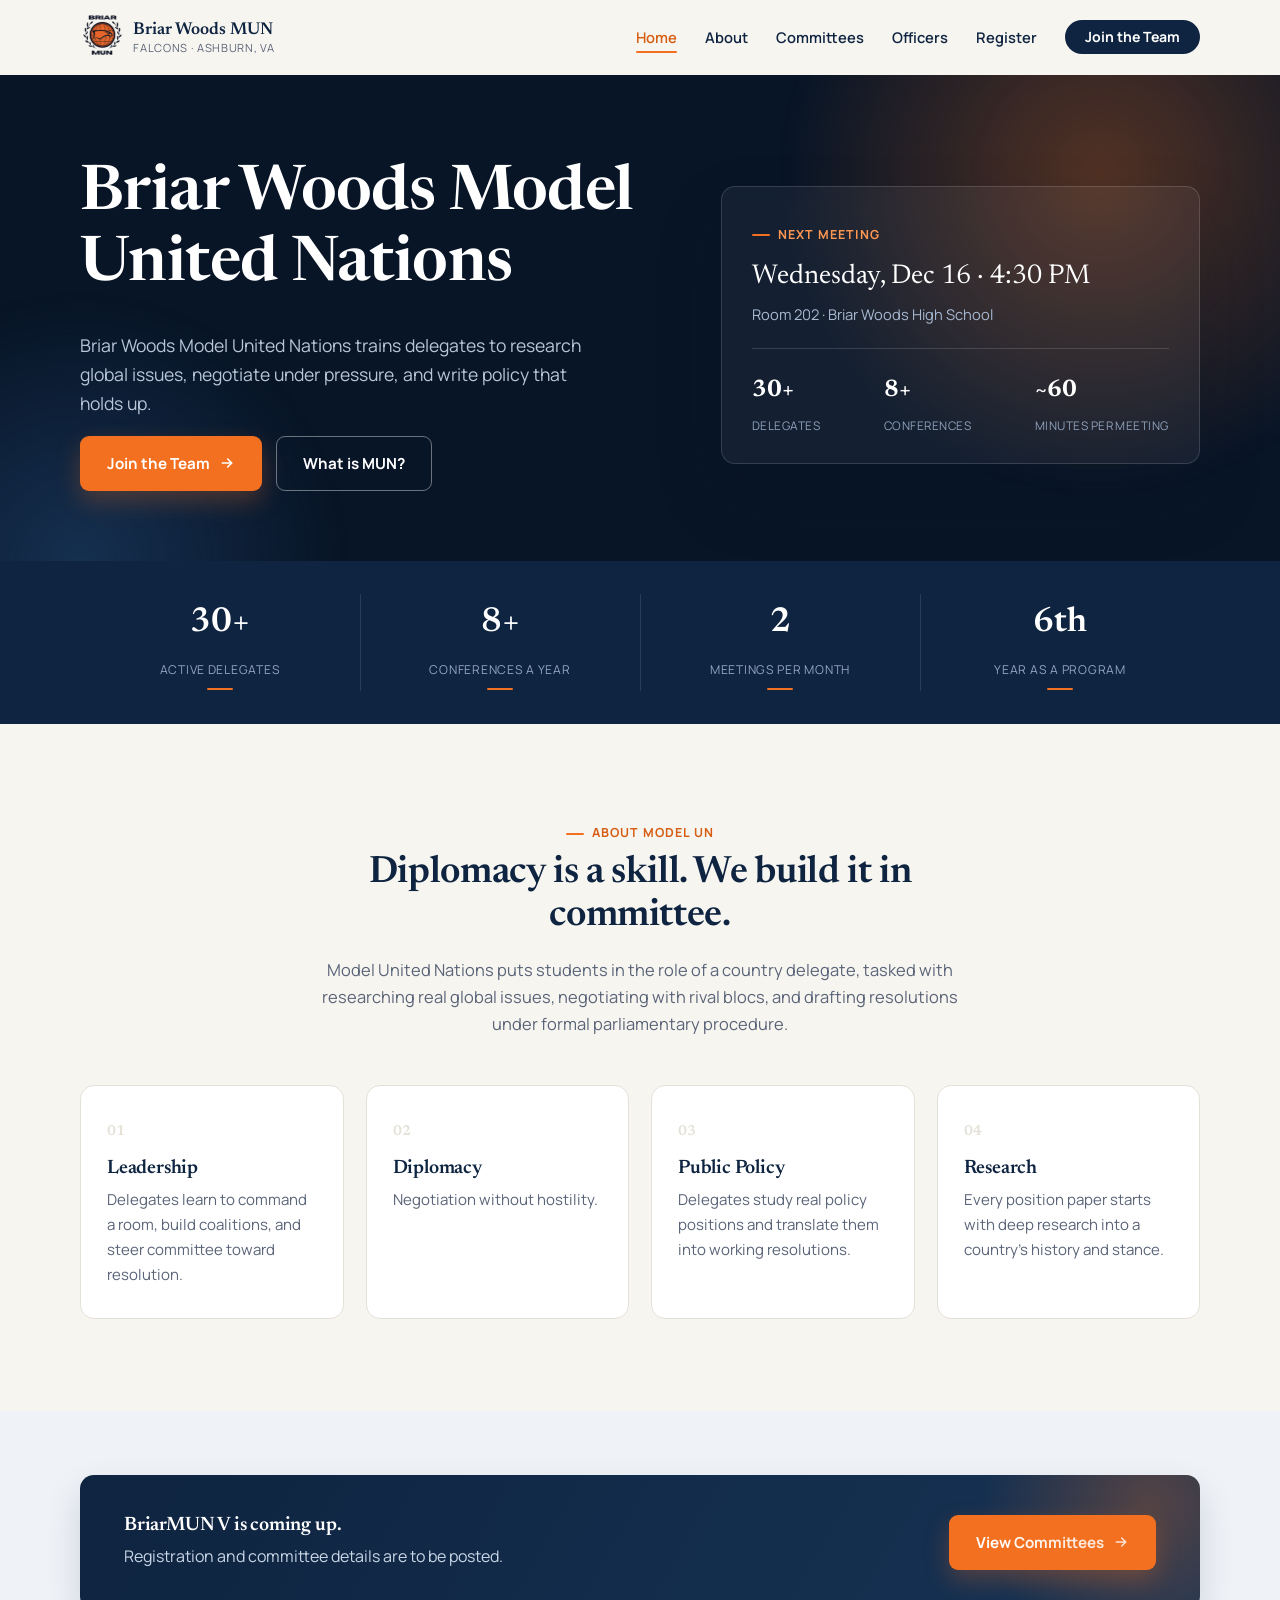
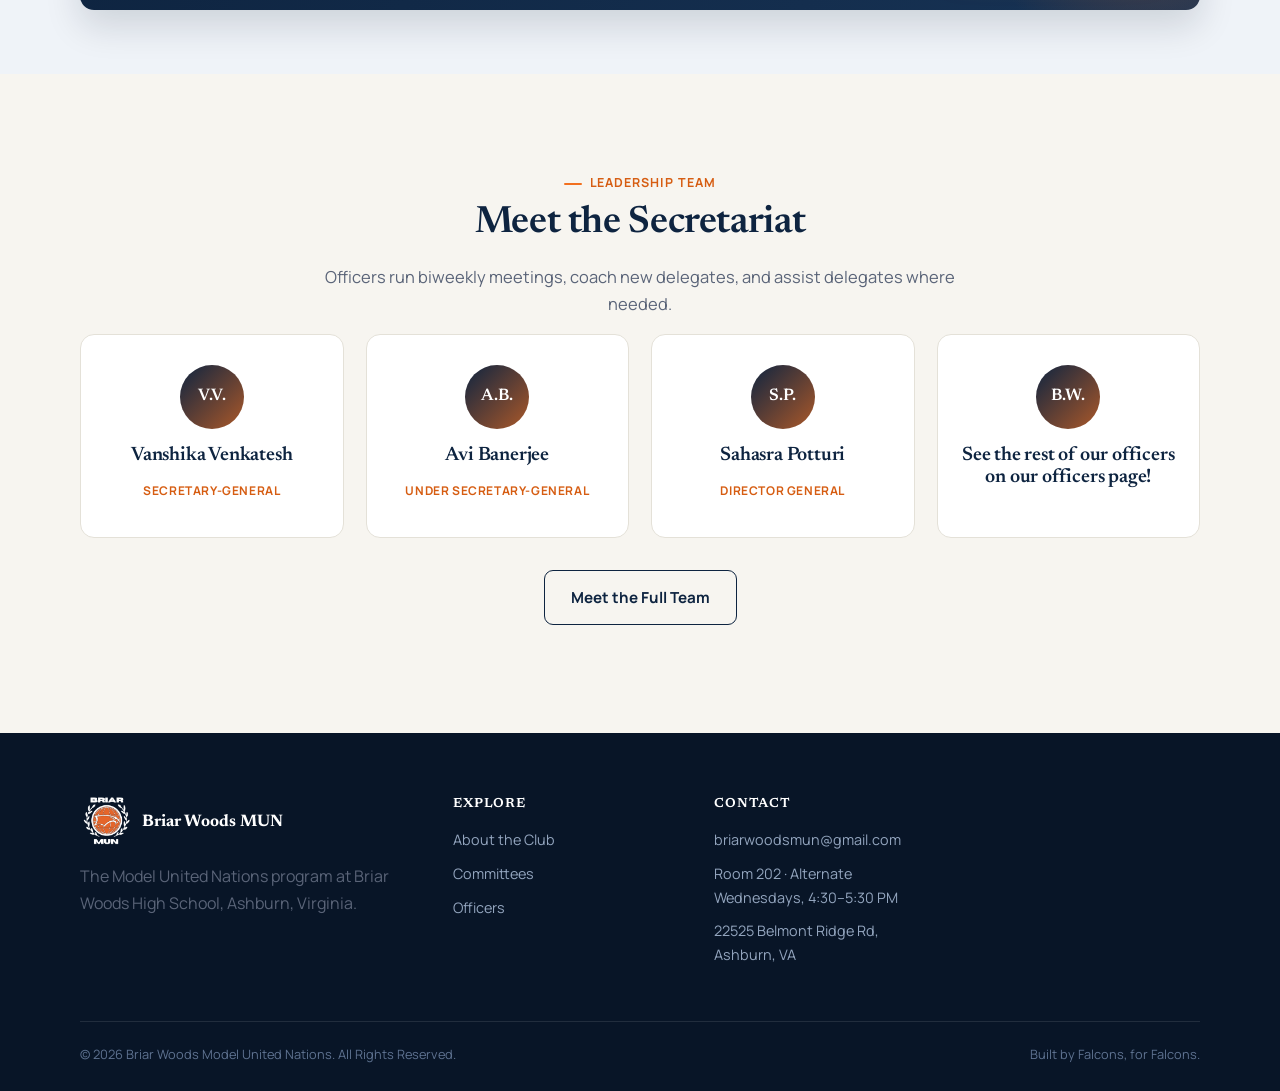
<file: index.html>
<!DOCTYPE html>
<html lang="en">
<head>
<meta charset="UTF-8">
<meta name="viewport" content="width=device-width, initial-scale=1.0">
<title>Briar Woods Model United Nations</title>
<meta name="description" content="Briar Woods High School Model United Nations, Ashburn, Virginia.">
<style>
/* =========================================================================
   BRIAR WOODS MODEL UNITED NATIONS — stylesheet
   Refined editorial design in the school's real colors (navy + orange).
   ========================================================================= */

@import url('https://fonts.googleapis.com/css2?family=Newsreader:ital,opsz,wght@0,6..72,400;0,6..72,500;0,6..72,600;0,6..72,700;1,6..72,500;1,6..72,600&family=Manrope:wght@400;500;600;700;800&display=swap');

:root{
  --navy-deep:#081527;
  --navy:#0E2440;
  --navy-mid:#173355;
  --orange:#F2701F;
  --orange-light:#FF9752;
  --orange-dark:#D65D12;
  --paper:#F7F5F0;
  --mist:#EFF3F8;
  --white:#FFFFFF;
  --ink:#12203A;
  --ink-soft:#5A6478;
  --line:#E4E1D8;
  --line-mist:#DCE3EC;
  --line-navy:rgba(255,255,255,.14);
  --shadow-sm:0 2px 12px rgba(8,21,39,.07);
  --shadow-md:0 16px 36px rgba(8,21,39,.14);
  --shadow-lg:0 32px 64px rgba(8,21,39,.24);
  --radius:14px;
  --radius-sm:9px;
  --font-serif:'Newsreader', Georgia, serif;
  --font-sans:'Manrope', system-ui, -apple-system, sans-serif;
  --ease:cubic-bezier(.22,.9,.32,1);
  --maxw:1180px;
}

*,*::before,*::after{ box-sizing:border-box; }
html{ scroll-behavior:smooth; }
body{
  margin:0; background:var(--paper); color:var(--ink); font-family:var(--font-sans);
  line-height:1.65; -webkit-font-smoothing:antialiased;
}
h1,h2,h3,h4{ font-family:var(--font-serif); color:var(--navy); margin:0 0 .48em; line-height:1.14; font-weight:600; letter-spacing:-.01em; }
h1{ font-size:clamp(2.5rem,5.2vw,3.9rem); }
h2{ font-size:clamp(1.7rem,3vw,2.35rem); }
h3{ font-size:1.22rem; }
p{ margin:0 0 1em; color:var(--ink-soft); }
a{ color:inherit; text-decoration:none; }
img{ max-width:100%; display:block; }
ul{ margin:0; padding:0; list-style:none; }
em{ font-style:italic; color:var(--orange); }

.wrap{ max-width:var(--maxw); margin:0 auto; padding:0 30px; }
.center{ text-align:center; }
.mt-8{margin-top:8px;} .mt-12{margin-top:12px;} .mt-16{margin-top:16px;}
.mt-24{margin-top:24px;} .mt-32{margin-top:32px;} .mt-48{margin-top:48px;}

.eyebrow{
  display:inline-flex; align-items:center; gap:8px;
  font-size:.78rem; font-weight:700; letter-spacing:.08em; text-transform:uppercase; color:var(--orange-dark);
}
.eyebrow::before{ content:''; width:18px; height:2px; background:var(--orange); border-radius:2px; }
.eyebrow.on-dark{ color:var(--orange-light); }

@media (prefers-reduced-motion: reduce){
  *{ animation-duration:.001ms !important; animation-iteration-count:1 !important; transition-duration:.001ms !important; scroll-behavior:auto !important; }
}

/* ============================= BUTTONS ================================= */
.btn{
  display:inline-flex; align-items:center; gap:9px; font-weight:700; font-size:.95rem;
  padding:14px 26px; border-radius:var(--radius-sm); border:1.5px solid transparent; cursor:pointer;
  transition:transform .28s var(--ease), box-shadow .28s var(--ease), background .25s var(--ease), color .25s var(--ease), border-color .25s var(--ease);
}
.btn svg{ width:16px; height:16px; transition:transform .25s var(--ease); }
.btn:hover svg{ transform:translateX(3px); }
.btn:focus-visible{ outline:2.5px solid var(--orange); outline-offset:3px; }

.btn-primary{ background:var(--orange); color:#fff; box-shadow:0 10px 24px rgba(242,112,31,.28); }
.btn-primary:hover{ background:var(--orange-dark); transform:translateY(-3px); box-shadow:0 18px 34px rgba(242,112,31,.36); }

.btn-ghost-dark{ background:transparent; border-color:rgba(255,255,255,.4); color:#fff; }
.btn-ghost-dark:hover{ background:rgba(255,255,255,.1); border-color:#fff; transform:translateY(-3px); }

.btn-ghost-light{ background:transparent; border-color:var(--navy); color:var(--navy); }
.btn-ghost-light:hover{ background:var(--navy); color:#fff; transform:translateY(-3px); }

.btn-navy{ background:var(--navy); color:#fff; box-shadow:var(--shadow-sm); }
.btn-navy:hover{ background:var(--navy-deep); transform:translateY(-3px); box-shadow:var(--shadow-md); }

/* ============================== HEADER ================================= */
.site-header{
  position:sticky; top:0; z-index:100; background:rgba(247,245,240,.86);
  backdrop-filter:blur(12px); -webkit-backdrop-filter:blur(12px);
  border-bottom:1px solid transparent; transition:border-color .3s ease, box-shadow .3s ease;
}
.site-header.is-scrolled{ border-bottom-color:var(--line); box-shadow:0 4px 20px rgba(8,21,39,.06); }
.nav{ max-width:var(--maxw); margin:0 auto; padding:15px 30px; display:flex; align-items:center; justify-content:space-between; gap:20px; }
.brand{ display:flex; align-items:center; gap:11px; }
.brand-mark{ height:44px; width:auto; flex-shrink:0; transition:transform .4s var(--ease); }
.brand:hover .brand-mark{ transform:rotate(-6deg); }
.brand-text{ display:flex; flex-direction:column; line-height:1.2; }
.brand-text strong{ font-family:var(--font-serif); font-size:1.08rem; color:var(--navy); font-weight:600; }
.brand-text span{ font-size:.7rem; letter-spacing:.06em; text-transform:uppercase; color:var(--ink-soft); }

.nav-links{ display:flex; align-items:center; gap:28px; }
.nav-links li a{ font-size:.92rem; font-weight:600; color:var(--navy); position:relative; padding:6px 0; transition:color .2s ease; }
.nav-links li a::after{ content:''; position:absolute; left:0; bottom:0; height:2px; background:var(--orange); width:0; transition:width .3s var(--ease); border-radius:2px; }
.nav-links li a:hover::after, .nav-links li a.active::after{ width:100%; }
.nav-links li a.active{ color:var(--orange-dark); }
.nav-links li a.nav-cta{
  display:inline-flex; align-items:center; padding:10px 20px; border-radius:999px;
  background:var(--navy); color:#fff; font-size:.88rem; font-weight:700; line-height:1; white-space:nowrap;
  transition:background .2s ease;
}
.nav-links li a.nav-cta::after{ display:none; }
.nav-links li a.nav-cta:hover, .nav-links li a.nav-cta.active{ background:var(--orange); color:#fff; }

.nav-toggle{ display:none; background:none; border:none; font-size:1.5rem; color:var(--navy); cursor:pointer; }

@media (max-width:780px){
  .nav-toggle{ display:block; }
  .nav-links{
    position:fixed; top:100%; left:0; right:0; height:calc(100vh - 75px); height:calc(100dvh - 75px); background:var(--paper); flex-direction:column; align-items:stretch;
    padding:10px 30px 30px; transform:translateX(100%); transition:transform .4s var(--ease); overflow-y:auto;
    border-top:1px solid var(--line);
  }
  .nav-links.is-open{ transform:translateX(0); }
  .nav-links li{ border-bottom:1px solid var(--line); }
  .nav-links li:last-child{ border-bottom:none; }
  .nav-links li a{ display:block; padding:16px 2px; }
  .nav-links li a.nav-cta{ display:flex; justify-content:center; padding:14px 20px; margin:16px 0; }
}

/* ============================== HERO ==================================== */
.hero{ background:var(--navy-deep); color:#fff; position:relative; overflow:hidden; padding:84px 0 0; }
.hero-glow{
  position:absolute; width:640px; height:640px; border-radius:50%; top:-220px; right:-140px;
  background:radial-gradient(circle, rgba(242,112,31,.32), transparent 70%);
  filter:blur(10px); animation:pulse-glow 9s ease-in-out infinite alternate; pointer-events:none;
}
.hero-glow.two{ top:auto; bottom:-260px; left:-180px; right:auto; width:520px; height:520px;
  background:radial-gradient(circle, rgba(23,51,85,.9), transparent 70%); animation-delay:-4s; }
@keyframes pulse-glow{ 0%{ transform:scale(1); opacity:.7; } 100%{ transform:scale(1.15); opacity:1; } }

.hero-grid{ display:grid; grid-template-columns:1.1fr .9fr; gap:56px; align-items:center; position:relative; padding-bottom:70px; }
.hero-copy{ opacity:0; transform:translateY(16px); animation:rise .8s var(--ease) forwards; }
.hero-copy.d1{ animation-delay:.05s; } .hero-copy.d2{ animation-delay:.16s; }
.hero-copy.d3{ animation-delay:.27s; } .hero-copy.d4{ animation-delay:.38s; }
@keyframes rise{ to{ opacity:1; transform:translateY(0); } }

.hero h1{ color:#fff; }
.hero-sub{ color:#B9C6D9; font-size:1.1rem; max-width:48ch; }
.hero-actions{ display:flex; gap:14px; margin-top:8px; flex-wrap:wrap; }

.meeting-card{
  background:rgba(255,255,255,.05); border:1px solid rgba(255,255,255,.14); border-radius:var(--radius);
  padding:30px 30px 26px; backdrop-filter:blur(8px); box-shadow:var(--shadow-lg);
  opacity:0; transform:translateY(16px) scale(.98); animation:rise-card .9s var(--ease) forwards .3s;
}
@keyframes rise-card{ to{ opacity:1; transform:translateY(0) scale(1); } }
.meeting-card .eyebrow{ color:var(--orange-light); }
.meeting-when{ font-family:var(--font-serif); font-size:1.7rem; color:#fff; margin:10px 0 2px; }
.meeting-where{ color:#A9B9D1; font-size:.92rem; }
.meeting-divider{ height:1px; background:rgba(255,255,255,.14); margin:22px 0; }
.meeting-stats{ display:flex; justify-content:space-between; gap:10px; }
.meeting-stats div{ text-align:left; }
.meeting-stats strong{ display:block; font-family:var(--font-serif); font-size:1.5rem; color:#fff; }
.meeting-stats span{ font-size:.74rem; color:#8FA1BC; text-transform:uppercase; letter-spacing:.04em; }

/* ---------- stat strip ---------- */
.stat-strip{ background:var(--navy); }
.stat-row{ display:grid; grid-template-columns:repeat(4,1fr); }
.stat-cell{ padding:34px 22px; text-align:center; position:relative; }
.stat-cell + .stat-cell::before{ content:''; position:absolute; left:0; top:20%; bottom:20%; width:1px; background:rgba(255,255,255,.12); }
.stat-num{ font-family:var(--font-serif); font-size:2.15rem; color:#fff; font-weight:600; }
.stat-label{
  display:block; margin-top:8px; font-size:.76rem; color:#93A5BE; text-transform:uppercase; letter-spacing:.06em;
  position:relative; padding-bottom:10px;
}
.stat-label::after{
  content:''; position:absolute; bottom:0; left:50%; transform:translateX(-50%); width:0; height:2px; background:var(--orange);
  transition:width .5s var(--ease) .1s; border-radius:2px;
}
.stat-cell.in-view .stat-label::after{ width:26px; }

/* ============================== SECTIONS ================================ */
.section{ padding:92px 0; }
.section.tight{ padding:64px 0; }
.section.on-navy{ background:var(--navy); color:#fff; }
.section.on-mist{ background:var(--mist); }
.section-head{ max-width:640px; }
.section-head.center{ margin-left:auto; margin-right:auto; text-align:center; }
.section-head p{ font-size:1.03rem; }

.page-hero{ background:var(--navy-deep); color:#fff; padding:60px 0 52px; position:relative; overflow:hidden; }
.breadcrumb{ font-size:.85rem; color:#93A5BE; margin-bottom:14px; }
.breadcrumb a{ color:#93A5BE; transition:color .2s ease; } .breadcrumb a:hover{ color:#fff; }
.breadcrumb .sep{ margin:0 8px; } .breadcrumb .current{ color:var(--orange-light); }
.page-hero h1{ color:#fff; }
.page-hero p{ color:#B9C6D9; max-width:62ch; margin-top:12px; font-size:1.05rem; }

/* ============================= PILLAR CARDS ============================= */
.pillar-grid{ display:grid; grid-template-columns:repeat(4,1fr); gap:22px; }
.pillar{
  background:var(--white); border:1px solid var(--line); border-radius:var(--radius);
  padding:30px 26px; position:relative; overflow:hidden; transition:transform .35s var(--ease), box-shadow .35s var(--ease), border-color .35s ease;
}
.pillar::before{ content:''; position:absolute; left:0; top:0; bottom:0; width:3px; background:var(--orange); transform:scaleY(0); transform-origin:top; transition:transform .4s var(--ease); }
.pillar:hover{ transform:translateY(-8px); box-shadow:var(--shadow-md); border-color:transparent; }
.pillar:hover::before{ transform:scaleY(1); }
.pillar-num{ font-family:var(--font-serif); font-size:.9rem; color:var(--line); font-weight:600; }
.pillar h3{ margin:14px 0 8px; }
.pillar p{ font-size:.94rem; margin:0; }

/* ============================== CTA BANNER =============================== */
.cta-banner{
  background:linear-gradient(120deg, var(--navy) 0%, var(--navy-mid) 100%);
  border-radius:var(--radius); padding:40px 44px; color:#fff; position:relative; overflow:hidden;
  display:flex; align-items:center; justify-content:space-between; gap:26px; flex-wrap:wrap; box-shadow:var(--shadow-md);
}
.cta-banner::after{
  content:''; position:absolute; width:340px; height:340px; border-radius:50%; right:-120px; top:-140px;
  background:radial-gradient(circle, rgba(242,112,31,.28), transparent 70%);
}
.cta-banner h3{ color:#fff; margin-bottom:6px; position:relative; }
.cta-banner p{ color:#c9d6e6; margin:0; position:relative; }
.cta-banner .btn{ position:relative; }

/* ============================== OFFICER CARDS ============================= */
.officer-grid{ display:grid; grid-template-columns:repeat(4,1fr); gap:22px; }
.officer-card{
  background:var(--white); border:1px solid var(--line); border-radius:var(--radius); text-align:center;
  padding:30px 22px 26px; transition:transform .35s var(--ease), box-shadow .35s var(--ease);
}
.officer-card:hover{ transform:translateY(-8px); box-shadow:var(--shadow-md); }
.officer-card.on-navy{ background:var(--navy-mid); border-color:var(--line-navy); }
.avatar{
  width:64px; height:64px; margin:0 auto 16px; border-radius:50%; display:flex; align-items:center; justify-content:center;
  font-family:var(--font-serif); font-weight:600; font-size:1.05rem; color:#fff;
  background:linear-gradient(135deg, var(--navy) 0%, var(--orange) 145%);
  transition:transform .35s var(--ease);
}
.officer-card:hover .avatar{ transform:scale(1.08) rotate(-4deg); }
.officer-role{
  display:inline-block; font-size:.75rem; font-weight:700; color:var(--orange-dark); text-transform:uppercase;
  letter-spacing:.05em; margin:5px 0 10px;
}
.officer-card.on-navy .officer-role{ color:var(--orange-light); }
.officer-card.on-navy h3{ color:#fff; }
.officer-card.on-navy p{ color:#c3d0e2; }

/* ============================== COMMITTEES ================================ */
.committee-grid{ display:grid; grid-template-columns:repeat(3,1fr); gap:20px; }
.committee-card{
  background:var(--white); border:1px solid var(--line); border-radius:var(--radius); padding:24px 24px 22px;
  transition:transform .3s var(--ease), box-shadow .3s var(--ease);
}
.committee-card:hover{ transform:translateY(-6px); box-shadow:var(--shadow-md); }
.committee-head{ display:flex; justify-content:space-between; align-items:flex-start; gap:10px; margin-bottom:12px; }
.committee-abbr{ display:block; font-family:var(--font-serif); font-weight:700; color:var(--orange-dark); font-size:.86rem; letter-spacing:.03em; }
.committee-head h3{ margin:2px 0 0; font-size:1.06rem; }
.level{ flex-shrink:0; font-size:.68rem; font-weight:700; text-transform:uppercase; letter-spacing:.03em; padding:5px 11px; border-radius:999px; white-space:nowrap; }
.level.beg{ background:#E6F5EC; color:#1C7A41; }
.level.int{ background:#FFF1E0; color:#B3620A; }
.level.adv{ background:#FDE7E7; color:#C0392B; }
.committee-card p{ font-size:.9rem; margin:0; }

/* ============================== TIMELINE ================================== */
.timeline{ position:relative; padding-left:32px; }
.timeline::before{ content:''; position:absolute; left:5px; top:6px; bottom:6px; width:2px; background:var(--line); }
.tl-item{ position:relative; padding-bottom:36px; }
.tl-item:last-child{ padding-bottom:0; }
.tl-item::before{ content:''; position:absolute; left:-32px; top:3px; width:12px; height:12px; border-radius:50%; background:var(--orange); border:3px solid var(--paper); box-shadow:0 0 0 1.5px var(--orange); }
.tl-year{ font-size:.78rem; font-weight:700; text-transform:uppercase; letter-spacing:.06em; color:var(--orange-dark); }
.tl-item h3{ margin:6px 0 6px; }
.tl-item ul{ margin-top:10px; display:flex; flex-direction:column; gap:5px; }
.tl-item li{ font-size:.9rem; color:var(--ink-soft); padding-left:16px; position:relative; }
.tl-item li::before{ content:'\2013'; position:absolute; left:0; color:var(--orange); }

/* ============================== AWARD ROWS ================================= */
.award-row{
  display:flex; align-items:center; gap:16px; padding:18px 20px; border:1px solid var(--line); border-radius:var(--radius-sm);
  background:var(--white); transition:transform .25s var(--ease), box-shadow .25s var(--ease), border-color .25s ease;
}
.award-row:hover{ transform:translateX(4px); box-shadow:var(--shadow-sm); border-color:transparent; }
.award-icon{
  flex-shrink:0; width:42px; height:42px; border-radius:50%; display:flex; align-items:center; justify-content:center;
  background:#FFF1E0; color:var(--orange-dark);
}
.award-icon svg{ width:20px; height:20px; }
.award-row h4{ font-family:var(--font-serif); color:var(--navy); font-size:1.02rem; margin:0 0 2px; font-weight:600; }
.award-row p{ margin:0; font-size:.88rem; }

/* ============================== RESOURCES ================================= */
/*
.resource-row{
  display:flex; justify-content:space-between; align-items:center; gap:20px; padding:22px 0; border-top:1px solid var(--line);
}
.resource-row:last-child{ border-bottom:1px solid var(--line); }
.resource-tags{ display:flex; gap:8px; margin-bottom:8px; }
.resource-tag{
  font-size:.68rem; font-weight:700; text-transform:uppercase; letter-spacing:.04em; color:var(--orange-dark);
  background:#FFF1E0; padding:4px 10px; border-radius:999px;
}
.resource-row h4{ font-family:var(--font-serif); color:var(--navy); font-size:1.04rem; margin:0 0 4px; font-weight:600; }
.resource-row p{ margin:0; font-size:.9rem; }

.glossary{ display:grid; grid-template-columns:repeat(2,1fr); gap:20px; }
.gloss-item{ background:var(--navy-mid); border-radius:var(--radius-sm); padding:24px 26px; transition:transform .3s var(--ease); }
.gloss-item:hover{ transform:translateY(-4px); }
.gloss-term{ font-size:.7rem; letter-spacing:.06em; text-transform:uppercase; color:var(--orange-light); font-weight:700; }
.gloss-item h3{ color:#fff; margin:8px 0 6px; font-size:1.05rem; }
.gloss-item p{ color:#c3d0e2; font-size:.88rem; margin:0; }
*/

/* Accordion */
.accordion{ border-top:1px solid var(--line); }
.accordion-item{ border-bottom:1px solid var(--line); }
.accordion-btn{
  width:100%; background:none; border:none; text-align:left; cursor:pointer; display:flex; justify-content:space-between;
  align-items:center; gap:20px; padding:20px 2px; font-family:var(--font-serif); font-size:1.05rem; color:var(--navy);
  transition:color .2s ease;
}
.accordion-btn:hover{ color:var(--orange-dark); }
.accordion-btn .plus{ font-size:1.3rem; color:var(--orange); flex-shrink:0; transition:transform .35s var(--ease); font-family:var(--font-sans); }
.accordion-item.is-open .plus{ transform:rotate(45deg); }
.accordion-panel{ max-height:0; overflow:hidden; transition:max-height .4s var(--ease); }
.accordion-panel-inner{ padding:0 2px 22px; font-size:.96rem; color:var(--ink-soft); max-width:70ch; }

/* ============================== FORM / JOIN =============================== */
.info-strip{ display:grid; grid-template-columns:repeat(3,1fr); gap:22px; }
.info-card{
  background:var(--white); border:1px solid var(--line); border-radius:var(--radius); padding:28px 26px;
  transition:transform .3s var(--ease), box-shadow .3s var(--ease);
}
.info-card:hover{ transform:translateY(-6px); box-shadow:var(--shadow-md); }

form{ display:grid; gap:20px; }
.form-grid{ display:grid; grid-template-columns:1fr 1fr; gap:20px; }
.field.full{ grid-column:1 / -1; }
.field label{ display:block; font-size:.82rem; font-weight:700; color:var(--navy); margin-bottom:7px; }
.field.on-dark label{ color:#B9C6D9; }
.field input, .field select, .field textarea{
  width:100%; font-family:var(--font-sans); font-size:.96rem; color:var(--ink); padding:12px 14px;
  border-radius:var(--radius-sm); border:1.5px solid var(--line); background:var(--white);
  transition:border-color .2s ease, box-shadow .2s ease;
}
.field.on-dark input, .field.on-dark select, .field.on-dark textarea{
  background:rgba(255,255,255,.06); border-color:rgba(255,255,255,.22); color:#fff;
}
.field select option{ color:#000; }
.field input:focus, .field select:focus, .field textarea:focus{ outline:none; border-color:var(--orange); box-shadow:0 0 0 4px rgba(242,112,31,.15); }
.field textarea{ resize:vertical; min-height:110px; }

.form-success{
  display:none; align-items:center; gap:12px; background:rgba(46,164,101,.14); border:1px solid rgba(46,164,101,.4);
  color:#bdeccf; padding:14px 18px; border-radius:var(--radius-sm); font-size:.92rem;
}
.form-success.is-visible{ display:flex; animation:rise .5s var(--ease); }
.form-success svg{ width:20px; height:20px; color:#4ADE80; flex-shrink:0; }

/* ============================== FOOTER ===================================== */
.site-footer{ background:var(--navy-deep); color:#93A5BE; padding:64px 0 26px; }
.footer-grid{ display:grid; grid-template-columns:1.5fr 1fr 1fr 1fr; gap:36px; }
.footer-brand{ display:flex; align-items:center; gap:12px; margin-bottom:14px; }
.footer-brand .brand-mark{ height:52px; }
.footer-brand strong{ font-family:var(--font-serif); color:#fff; font-size:1.05rem; }
.site-footer h4{ color:#fff; font-size:.82rem; text-transform:uppercase; letter-spacing:.06em; margin-bottom:16px; }
.site-footer ul li{ margin-bottom:10px; font-size:.9rem; }
.site-footer ul li a{ color:#93A5BE; transition:color .2s ease; } .site-footer ul li a:hover{ color:var(--orange-light); }
.footer-bottom{
  border-top:1px solid rgba(255,255,255,.1); margin-top:44px; padding-top:22px; display:flex;
  justify-content:space-between; flex-wrap:wrap; gap:8px; font-size:.8rem; color:#5E7290;
}

/* ============================== REVEAL ====================================== */
.reveal{ opacity:0; transform:translateY(20px); transition:opacity .7s var(--ease), transform .7s var(--ease); }
.reveal.in-view{ opacity:1; transform:translateY(0); }

/* ============================== RESPONSIVE =================================== */
@media (max-width:980px){
  .hero-grid{ grid-template-columns:1fr; }
  .pillar-grid, .officer-grid{ grid-template-columns:repeat(2,1fr); }
  .committee-grid{ grid-template-columns:repeat(2,1fr); }
  .stat-row{ grid-template-columns:repeat(2,1fr); row-gap:24px; }
  .stat-cell:nth-child(3)::before{ display:none; }
  .footer-grid{ grid-template-columns:1fr 1fr; }
  .glossary{ grid-template-columns:1fr; }
  .info-strip{ grid-template-columns:1fr; }
}
@media (max-width:680px){
  .pillar-grid, .officer-grid, .committee-grid{ grid-template-columns:1fr; }
  .form-grid{ grid-template-columns:1fr; }
  .cta-banner{ flex-direction:column; align-items:flex-start; }
  .footer-grid{ grid-template-columns:1fr; }
  .stat-row{ grid-template-columns:1fr 1fr; }
}

</style>
</head>
<body>
<header class="site-header">
<nav class="nav">
<a href="index.html" class="brand">
<img class="brand-mark" src="[data-uri]" alt="Briar MUN logo">
<span class="brand-text"><strong>Briar Woods MUN</strong><span>Falcons &middot; Ashburn, VA</span></span>
</a>
<button class="nav-toggle" aria-label="Toggle navigation" aria-expanded="false">&#9776;</button>
<ul class="nav-links">
<li><a href="index.html">Home</a></li>
<li><a href="about.html">About</a></li>
<li><a href="committees.html">Committees</a></li>
<li><a href="officers.html">Officers</a></li>
<li><a href="register.html">Register</a></li>
<li><a href="join.html" class="nav-cta">Join the Team</a></li>
</ul>
</nav>
</header>

<section class="hero">
<div class="hero-glow"></div>
<div class="hero-glow two"></div>
<div class="wrap hero-grid">
<div>
<h1 class="hero-copy d2">Briar Woods Model United Nations</em></h1>
<p class="hero-sub hero-copy d3">Briar Woods Model United Nations trains delegates to research global issues, negotiate under pressure, and write policy that holds up.</p>
<div class="hero-actions hero-copy d4">
<a href="join.html" class="btn btn-primary">Join the Team <svg viewBox="0 0 24 24" fill="none" stroke="currentColor" stroke-width="2.4" stroke-linecap="round"><path d="M5 12h14M13 6l6 6-6 6"/></svg></a>
<a href="about.html" class="btn btn-ghost-dark">What is MUN?</a>
</div>
</div>
<div class="meeting-card">
<span class="eyebrow">Next Meeting</span>
<div class="meeting-when" id="next-meeting">Loading&hellip;</div>
<div class="meeting-where">Room 202 &middot; Briar Woods High School</div>
<div class="meeting-divider"></div>
<div class="meeting-stats">
<div><strong>30+</strong><span>Delegates</span></div>
<div><strong>8+</strong><span>Conferences</span></div>
<div><strong>~60</strong><span>Minutes Per Meeting</span></div>
</div>
</div>
</div>
</section>

<div class="stat-strip">
<div class="wrap">
<div class="stat-row">
<div class="stat-cell"><span class="stat-num" data-count="30" data-suffix="+">0</span><span class="stat-label">Active Delegates</span></div>
<div class="stat-cell"><span class="stat-num" data-count="8" data-suffix="+">0</span><span class="stat-label">Conferences a Year</span></div>
<div class="stat-cell"><span class="stat-num" data-count="2" data-suffix="">0</span><span class="stat-label">Meetings Per Month</span></div>
<div class="stat-cell"><span class="stat-num" data-count="6" data-suffix="th">0</span><span class="stat-label">Year as a Program</span></div>
</div>
</div>
</div>

<section class="section">
<div class="wrap">
<div class="section-head center">
<span class="eyebrow">About Model UN</span>
<h2 class="mt-8">Diplomacy is a skill. We build it in committee.</h2>
<p class="mt-16">Model United Nations puts students in the role of a country delegate, tasked with researching real global issues, negotiating with rival blocs, and drafting resolutions under formal parliamentary procedure.</p>
</div>
<div class="pillar-grid mt-48">
<div class="pillar">
<span class="pillar-num">01</span>
<h3>Leadership</h3>
<p>Delegates learn to command a room, build coalitions, and steer committee toward resolution.</p>
</div>
<div class="pillar">
<span class="pillar-num">02</span>
<h3>Diplomacy</h3>
<p>Negotiation without hostility.</p>
</div>
<div class="pillar">
<span class="pillar-num">03</span>
<h3>Public Policy</h3>
<p>Delegates study real policy positions and translate them into working resolutions.</p>
</div>
<div class="pillar">
<span class="pillar-num">04</span>
<h3>Research</h3>
<p>Every position paper starts with deep research into a country's history and stance.</p>
</div>
</div>
</div>
</section>

<section class="section tight on-mist">
<div class="wrap">
<div class="cta-banner">
<div>
<h3>BriarMUN V is coming up.</h3>
<p>Registration and committee details are to be posted.</p>
</div>
<a href="committees.html" class="btn btn-primary">View Committees <svg viewBox="0 0 24 24" fill="none" stroke="currentColor" stroke-width="2.4" stroke-linecap="round"><path d="M5 12h14M13 6l6 6-6 6"/></svg></a>
</div>
</div>
</section>

<section class="section">
<div class="wrap">
<div class="section-head center">
<span class="eyebrow">Leadership Team</span>
<h2 class="mt-8">Meet the Secretariat</h2>
<p class="mt-16">Officers run biweekly meetings, coach new delegates, and assist delegates where needed.</p>
</div>
<div class="officer-grid mt-180">
<div class="officer-card">
<div class="avatar">V.V.</div>
<h3>Vanshika Venkatesh</h3>
<span class="officer-role">Secretary-General</span>
</div>
<div class="officer-card">
<div class="avatar">A.B.</div>
<h3>Avi Banerjee</h3>
<span class="officer-role">Under Secretary-General</span>
</div>
<div class="officer-card">
<div class="avatar">S.P.</div>
<h3>Sahasra Potturi</h3>
<span class="officer-role">Director General</span>
</div>
<div class="officer-card">
<div class="avatar">B.W.</div>
<h3>See the rest of our officers on our officers page!</h3>
</div>
</div>
<p class="center mt-32"><a href="officers.html" class="btn btn-ghost-light">Meet the Full Team</a></p>
</div>
</section>

<footer class="site-footer">
<div class="wrap">
<div class="footer-grid">
<div>
<div class="footer-brand">
<img class="brand-mark" src="[data-uri]" alt="Briar MUN logo">
<strong>Briar Woods MUN</strong>
</div>
<p>The Model United Nations program at Briar Woods High School, Ashburn, Virginia.</p>
</div>
<div>
<h4>Explore</h4>
<ul>
<li><a href="about.html">About the Club</a></li>
<li><a href="committees.html">Committees</a></li>
<li><a href="officers.html">Officers</a></li>
</ul>
</div>
<div>
<h4>Contact</h4>
<ul>
<li>briarwoodsmun@gmail.com</li>
<li>Room 202 &middot; Alternate Wednesdays, 4:30&ndash;5:30 PM</li>
<li>22525 Belmont Ridge Rd, Ashburn, VA</li>
</ul>
</div>
</div>
<div class="footer-bottom">
<span>&copy; 2026 Briar Woods Model United Nations. All Rights Reserved.</span>
<span>Built by Falcons, for Falcons.</span>
</div>
</div>
</footer>
<script src="meetings.js"></script>
<script>
/* =========================================================================
   BRIAR WOODS MODEL UNITED NATIONS — site script
   ========================================================================= */
document.addEventListener('DOMContentLoaded', () => {

  /* ---- sticky header shadow ---- */
  const header = document.querySelector('.site-header');
  if (header) {
    const onScroll = () => header.classList.toggle('is-scrolled', window.scrollY > 10);
    onScroll();
    window.addEventListener('scroll', onScroll, { passive:true });
  }

  /* ---- mobile nav ---- */
  const navToggle = document.querySelector('.nav-toggle');
  const navLinks = document.querySelector('.nav-links');
  if (navToggle && navLinks) {
    navToggle.addEventListener('click', () => {
      const open = navLinks.classList.toggle('is-open');
      navToggle.setAttribute('aria-expanded', String(open));
      navToggle.innerHTML = open ? '&times;' : '&#9776;';
    });
    navLinks.querySelectorAll('a').forEach(a => a.addEventListener('click', () => {
      navLinks.classList.remove('is-open');
      navToggle.setAttribute('aria-expanded','false');
      navToggle.innerHTML = '&#9776;';
    }));
  }

  /* ---- active nav link ---- */
  const current = (location.pathname.split('/').pop() || 'index.html');
  document.querySelectorAll('.nav-links a').forEach(a => {
    if (a.getAttribute('href') === current) a.classList.add('active');
  });

  /* ---- live "next meeting" display ----
     Reads the same MEETING_SCHEDULE used by join.html's full schedule
     (see meetings.js), so the two pages can never fall out of sync. ---- */
  const meetingEl = document.getElementById('next-meeting');
  if (meetingEl && typeof getNextMeeting === 'function') {
    const now = new Date();
    const next = getNextMeeting(now);
    if (next) {
      const isToday = next.date.toDateString() === now.toDateString();
      const label = isToday ? 'Today' : next.date.toLocaleDateString('en-US', { weekday:'long', month:'short', day:'numeric' });
      meetingEl.textContent = `${label} \u00b7 4:30 PM`;
    } else {
      meetingEl.textContent = 'Schedule TBA';
    }
  }

  /* ---- animated counters ---- */
  const counters = document.querySelectorAll('[data-count]');
  if (counters.length && 'IntersectionObserver' in window) {
    const run = (el) => {
      const target = parseInt(el.getAttribute('data-count'), 10) || 0;
      const suffix = el.getAttribute('data-suffix') || '';
      const dur = 1300, start = performance.now();
      const step = (now) => {
        const p = Math.min((now - start) / dur, 1);
        const eased = 1 - Math.pow(1 - p, 3);
        el.textContent = Math.round(eased * target) + suffix;
        if (p < 1) requestAnimationFrame(step);
      };
      requestAnimationFrame(step);
    };
    const obs = new IntersectionObserver((entries) => {
      entries.forEach(e => {
        if (e.isIntersecting) {
          run(e.target);
          e.target.closest('.stat-cell')?.classList.add('in-view');
          obs.unobserve(e.target);
        }
      });
    }, { threshold:.5 });
    counters.forEach(c => obs.observe(c));
  }

  /* ---- scroll reveal ---- */
  const revealSel = '.pillar, .officer-card, .committee-card, .tl-item, .award-row, .info-card, .gloss-item, .resource-row, .cta-banner, .section-head';
  const revealEls = document.querySelectorAll(revealSel);
  if (revealEls.length && 'IntersectionObserver' in window) {
    revealEls.forEach(el => el.classList.add('reveal'));
    const ro = new IntersectionObserver((entries) => {
      entries.forEach((entry, i) => {
        if (entry.isIntersecting) {
          setTimeout(() => entry.target.classList.add('in-view'), (i % 5) * 80);
          ro.unobserve(entry.target);
        }
      });
    }, { threshold:.12 });
    revealEls.forEach(el => ro.observe(el));
  }

  /* ---- accordion ---- */
  document.querySelectorAll('.accordion-item').forEach(item => {
    const btn = item.querySelector('.accordion-btn');
    const panel = item.querySelector('.accordion-panel');
    if (!btn || !panel) return;
    btn.addEventListener('click', () => {
      const isOpen = item.classList.contains('is-open');
      document.querySelectorAll('.accordion-item.is-open').forEach(other => {
        if (other !== item) {
          other.classList.remove('is-open');
          other.querySelector('.accordion-panel').style.maxHeight = null;
        }
      });
      item.classList.toggle('is-open', !isOpen);
      panel.style.maxHeight = !isOpen ? panel.scrollHeight + 'px' : null;
    });
  });

  /* ---- join form ---- */
  const form = document.getElementById('join-form');
  if (form) {
    form.addEventListener('submit', (e) => {
      e.preventDefault();
      const success = document.getElementById('form-success');
      if (success) success.classList.add('is-visible');
      form.reset();
    });
  }

});

</script>
</body>
</html>
</file>
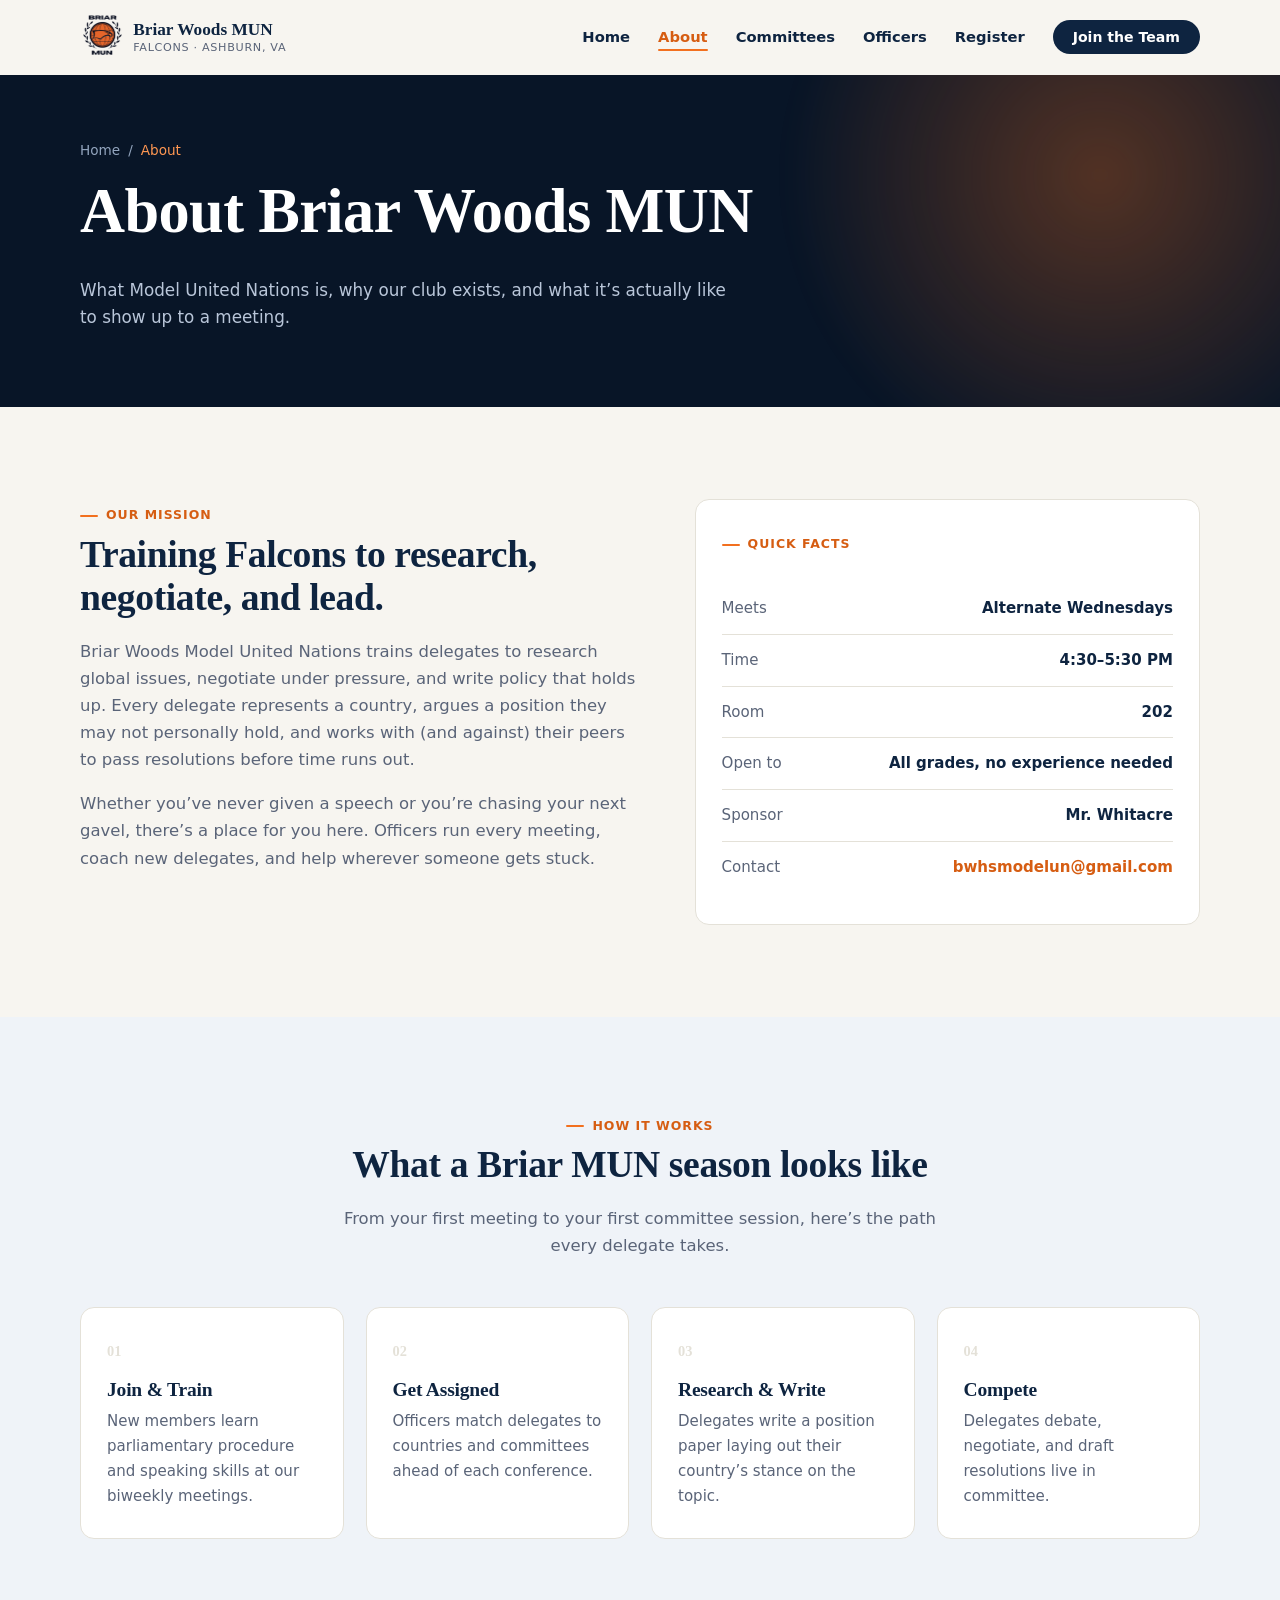
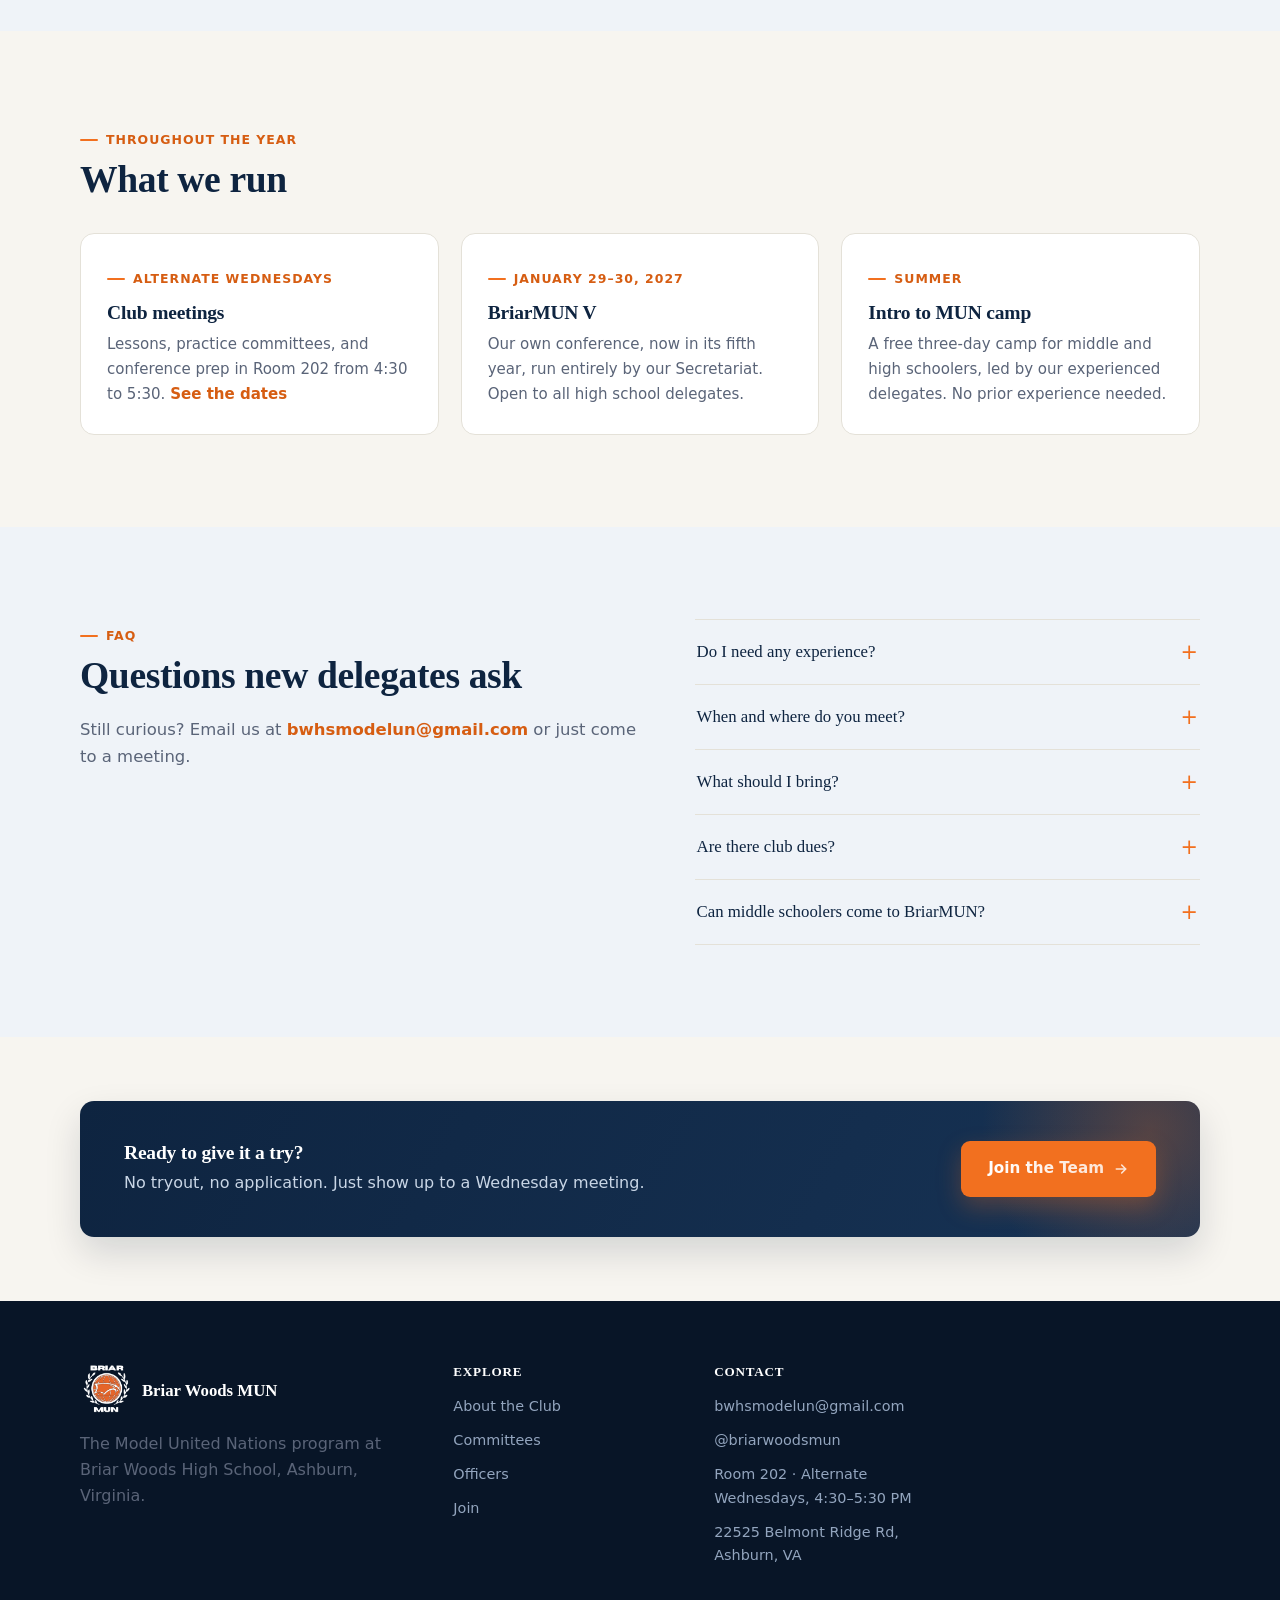
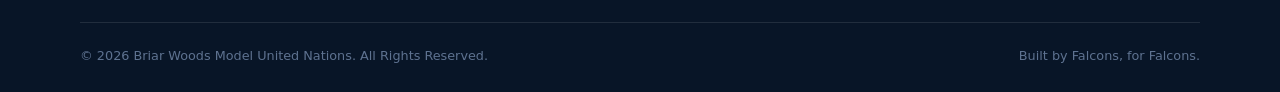
<file: about.html>
<!DOCTYPE html>
<html lang="en">
<head>
<meta charset="UTF-8">
<meta name="viewport" content="width=device-width, initial-scale=1.0">
<title>About | Briar Woods MUN</title>
<meta name="description" content="What Briar Woods Model United Nations is, how a season works, and what the club runs each year.">
<style>
:root{
  --navy-deep:#081527;
  --navy:#0E2440;
  --navy-mid:#173355;
  --orange:#F2701F;
  --orange-light:#FF9752;
  --orange-dark:#D65D12;
  --paper:#F7F5F0;
  --mist:#EFF3F8;
  --white:#FFFFFF;
  --ink:#12203A;
  --ink-soft:#5A6478;
  --line:#E4E1D8;
  --line-mist:#DCE3EC;
  --line-navy:rgba(255,255,255,.14);
  --shadow-sm:0 2px 12px rgba(8,21,39,.07);
  --shadow-md:0 16px 36px rgba(8,21,39,.14);
  --shadow-lg:0 32px 64px rgba(8,21,39,.24);
  --radius:14px;
  --radius-sm:9px;
  --font-serif:'Newsreader', Georgia, serif;
  --font-sans:'Manrope', system-ui, -apple-system, sans-serif;
  --ease:cubic-bezier(.22,.9,.32,1);
  --maxw:1180px;
}

*,*::before,*::after{ box-sizing:border-box; }
html{ scroll-behavior:smooth; }
body{
  margin:0; background:var(--paper); color:var(--ink); font-family:var(--font-sans);
  line-height:1.65; -webkit-font-smoothing:antialiased;
}
h1,h2,h3,h4{ font-family:var(--font-serif); color:var(--navy); margin:0 0 .48em; line-height:1.14; font-weight:600; letter-spacing:-.01em; }
h1{ font-size:clamp(2.5rem,5.2vw,3.9rem); }
h2{ font-size:clamp(1.7rem,3vw,2.35rem); }
h3{ font-size:1.22rem; }
p{ margin:0 0 1em; color:var(--ink-soft); }
a{ color:inherit; text-decoration:none; }
img{ max-width:100%; display:block; }
ul{ margin:0; padding:0; list-style:none; }
em{ font-style:italic; color:var(--orange); }

.wrap{ max-width:var(--maxw); margin:0 auto; padding:0 30px; }
.center{ text-align:center; }
.mt-8{margin-top:8px;} .mt-12{margin-top:12px;} .mt-16{margin-top:16px;}
.mt-24{margin-top:24px;} .mt-32{margin-top:32px;} .mt-48{margin-top:48px;}

.eyebrow{
  display:inline-flex; align-items:center; gap:8px;
  font-size:.78rem; font-weight:700; letter-spacing:.08em; text-transform:uppercase; color:var(--orange-dark);
}
.eyebrow::before{ content:''; width:18px; height:2px; background:var(--orange); border-radius:2px; }
.eyebrow.on-dark{ color:var(--orange-light); }

@media (prefers-reduced-motion: reduce){
  *{ animation-duration:.001ms !important; animation-iteration-count:1 !important; transition-duration:.001ms !important; scroll-behavior:auto !important; }
}

/* ============================= BUTTONS ================================= */
.btn{
  display:inline-flex; align-items:center; gap:9px; font-weight:700; font-size:.95rem;
  padding:14px 26px; border-radius:var(--radius-sm); border:1.5px solid transparent; cursor:pointer;
  transition:transform .28s var(--ease), box-shadow .28s var(--ease), background .25s var(--ease), color .25s var(--ease), border-color .25s var(--ease);
}
.btn svg{ width:16px; height:16px; transition:transform .25s var(--ease); }
.btn:hover svg{ transform:translateX(3px); }
.btn:focus-visible{ outline:2.5px solid var(--orange); outline-offset:3px; }

.btn-primary{ background:var(--orange); color:#fff; box-shadow:0 10px 24px rgba(242,112,31,.28); }
.btn-primary:hover{ background:var(--orange-dark); transform:translateY(-3px); box-shadow:0 18px 34px rgba(242,112,31,.36); }

.btn-ghost-dark{ background:transparent; border-color:rgba(255,255,255,.4); color:#fff; }
.btn-ghost-dark:hover{ background:rgba(255,255,255,.1); border-color:#fff; transform:translateY(-3px); }

.btn-ghost-light{ background:transparent; border-color:var(--navy); color:var(--navy); }
.btn-ghost-light:hover{ background:var(--navy); color:#fff; transform:translateY(-3px); }

.btn-navy{ background:var(--navy); color:#fff; box-shadow:var(--shadow-sm); }
.btn-navy:hover{ background:var(--navy-deep); transform:translateY(-3px); box-shadow:var(--shadow-md); }

/* ============================== HEADER ================================= */
.site-header{
  position:sticky; top:0; z-index:100; background:rgba(247,245,240,.86);
  backdrop-filter:blur(12px); -webkit-backdrop-filter:blur(12px);
  border-bottom:1px solid transparent; transition:border-color .3s ease, box-shadow .3s ease;
}
.site-header.is-scrolled{ border-bottom-color:var(--line); box-shadow:0 4px 20px rgba(8,21,39,.06); }
.nav{ max-width:var(--maxw); margin:0 auto; padding:15px 30px; display:flex; align-items:center; justify-content:space-between; gap:20px; }
.brand{ display:flex; align-items:center; gap:11px; }
.brand-mark{ height:44px; width:auto; flex-shrink:0; transition:transform .4s var(--ease); }
.brand:hover .brand-mark{ transform:rotate(-6deg); }
.brand-text{ display:flex; flex-direction:column; line-height:1.2; }
.brand-text strong{ font-family:var(--font-serif); font-size:1.08rem; color:var(--navy); font-weight:600; }
.brand-text span{ font-size:.7rem; letter-spacing:.06em; text-transform:uppercase; color:var(--ink-soft); }

.nav-links{ display:flex; align-items:center; gap:28px; }
.nav-links li a{ font-size:.92rem; font-weight:600; color:var(--navy); position:relative; padding:6px 0; transition:color .2s ease; }
.nav-links li a::after{ content:''; position:absolute; left:0; bottom:0; height:2px; background:var(--orange); width:0; transition:width .3s var(--ease); border-radius:2px; }
.nav-links li a:hover::after, .nav-links li a.active::after{ width:100%; }
.nav-links li a.active{ color:var(--orange-dark); }
.nav-links li a.nav-cta{
  display:inline-flex; align-items:center; padding:10px 20px; border-radius:999px;
  background:var(--navy); color:#fff; font-size:.88rem; font-weight:700; line-height:1; white-space:nowrap;
  transition:background .2s ease;
}
.nav-links li a.nav-cta::after{ display:none; }
.nav-links li a.nav-cta:hover, .nav-links li a.nav-cta.active{ background:var(--orange); color:#fff; }

.nav-toggle{ display:none; background:none; border:none; font-size:1.5rem; color:var(--navy); cursor:pointer; }

@media (max-width:780px){
  .nav-toggle{ display:block; }
  .nav-links{
    position:fixed; top:100%; left:0; right:0; height:calc(100vh - 75px); height:calc(100dvh - 75px); background:var(--paper); flex-direction:column; align-items:stretch;
    padding:10px 30px 30px; transform:translateX(100%); transition:transform .4s var(--ease); overflow-y:auto;
    border-top:1px solid var(--line);
  }
  .nav-links.is-open{ transform:translateX(0); }
  .nav-links li{ border-bottom:1px solid var(--line); }
  .nav-links li:last-child{ border-bottom:none; }
  .nav-links li a{ display:block; padding:16px 2px; }
  .nav-links li a.nav-cta{ display:flex; justify-content:center; padding:14px 20px; margin:16px 0; }
}

/* ============================== HERO ==================================== */
.hero-glow{
  position:absolute; width:640px; height:640px; border-radius:50%; top:-220px; right:-140px;
  background:radial-gradient(circle, rgba(242,112,31,.32), transparent 70%);
  filter:blur(10px); animation:pulse-glow 9s ease-in-out infinite alternate; pointer-events:none;
}
.hero-glow.two{ top:auto; bottom:-260px; left:-180px; right:auto; width:520px; height:520px;
  background:radial-gradient(circle, rgba(23,51,85,.9), transparent 70%); animation-delay:-4s; }
@keyframes pulse-glow{ 0%{ transform:scale(1); opacity:.7; } 100%{ transform:scale(1.15); opacity:1; } }

@keyframes rise{ to{ opacity:1; transform:translateY(0); } }


/* ============================== SECTIONS ================================ */
.section{ padding:92px 0; }
.section.tight{ padding:64px 0; }
.section.on-navy{ background:var(--navy); color:#fff; }
.section.on-mist{ background:var(--mist); }
.section-head{ max-width:640px; }
.section-head.center{ margin-left:auto; margin-right:auto; text-align:center; }
.section-head p{ font-size:1.03rem; }

.page-hero{ background:var(--navy-deep); color:#fff; padding:64px 0 58px; position:relative; overflow:hidden; }
.page-hero .wrap{ position:relative; }
.breadcrumb{ font-size:.85rem; color:#93A5BE; margin-bottom:14px; }
.breadcrumb a{ color:#93A5BE; transition:color .2s ease; } .breadcrumb a:hover{ color:#fff; }
.breadcrumb .sep{ margin:0 8px; } .breadcrumb .current{ color:var(--orange-light); }
.page-hero h1{ color:#fff; }
.page-hero p{ color:#B9C6D9; max-width:62ch; margin-top:12px; font-size:1.05rem; }

/* ============================= PILLAR CARDS ============================= */
.pillar-grid{ display:grid; grid-template-columns:repeat(4,1fr); gap:22px; }
.pillar{
  background:var(--white); border:1px solid var(--line); border-radius:var(--radius);
  padding:30px 26px; position:relative; overflow:hidden; transition:transform .35s var(--ease), box-shadow .35s var(--ease), border-color .35s ease;
}
.pillar::before{ content:''; position:absolute; left:0; top:0; bottom:0; width:3px; background:var(--orange); transform:scaleY(0); transform-origin:top; transition:transform .4s var(--ease); }
.pillar:hover{ transform:translateY(-8px); box-shadow:var(--shadow-md); border-color:transparent; }
.pillar:hover::before{ transform:scaleY(1); }
.pillar-num{ font-family:var(--font-serif); font-size:.9rem; color:var(--line); font-weight:600; }
.pillar h3{ margin:14px 0 8px; }
.pillar p{ font-size:.94rem; margin:0; }

/* ============================== CTA BANNER =============================== */
.cta-banner{
  background:linear-gradient(120deg, var(--navy) 0%, var(--navy-mid) 100%);
  border-radius:var(--radius); padding:40px 44px; color:#fff; position:relative; overflow:hidden;
  display:flex; align-items:center; justify-content:space-between; gap:26px; flex-wrap:wrap; box-shadow:var(--shadow-md);
}
.cta-banner::after{
  content:''; position:absolute; width:340px; height:340px; border-radius:50%; right:-120px; top:-140px;
  background:radial-gradient(circle, rgba(242,112,31,.28), transparent 70%);
}
.cta-banner h3{ color:#fff; margin-bottom:6px; position:relative; }
.cta-banner p{ color:#c9d6e6; margin:0; position:relative; }
.cta-banner .btn{ position:relative; }

/* ============================== OFFICER CARDS ============================= */
.officer-grid{ display:grid; grid-template-columns:repeat(4,1fr); gap:22px; }
.officer-card{
  background:var(--white); border:1px solid var(--line); border-radius:var(--radius); text-align:center;
  padding:30px 22px 26px; transition:transform .35s var(--ease), box-shadow .35s var(--ease);
}
.officer-card:hover{ transform:translateY(-8px); box-shadow:var(--shadow-md); }
.officer-card.on-navy{ background:var(--navy-mid); border-color:var(--line-navy); }
.avatar{
  width:64px; height:64px; margin:0 auto 16px; border-radius:50%; display:flex; align-items:center; justify-content:center;
  font-family:var(--font-serif); font-weight:600; font-size:1.05rem; color:#fff;
  background:linear-gradient(135deg, var(--navy) 0%, var(--orange) 145%);
  transition:transform .35s var(--ease);
}
.officer-card:hover .avatar{ transform:scale(1.08) rotate(-4deg); }
.officer-role{
  display:inline-block; font-size:.75rem; font-weight:700; color:var(--orange-dark); text-transform:uppercase;
  letter-spacing:.05em; margin:5px 0 10px;
}
.officer-card.on-navy .officer-role{ color:var(--orange-light); }
.officer-card.on-navy h3{ color:#fff; }
.officer-card.on-navy p{ color:#c3d0e2; }

/* ============================== COMMITTEES ================================ */
.committee-grid{ display:grid; grid-template-columns:repeat(3,1fr); gap:20px; }
.committee-card{
  background:var(--white); border:1px solid var(--line); border-radius:var(--radius); padding:24px 24px 22px;
  transition:transform .3s var(--ease), box-shadow .3s var(--ease);
}
.committee-card:hover{ transform:translateY(-6px); box-shadow:var(--shadow-md); }
.committee-head{ display:flex; justify-content:space-between; align-items:flex-start; gap:10px; margin-bottom:12px; }
.committee-abbr{ display:block; font-family:var(--font-serif); font-weight:700; color:var(--orange-dark); font-size:.86rem; letter-spacing:.03em; }
.committee-head h3{ margin:2px 0 0; font-size:1.06rem; }
.level{ flex-shrink:0; font-size:.68rem; font-weight:700; text-transform:uppercase; letter-spacing:.03em; padding:5px 11px; border-radius:999px; white-space:nowrap; }
.level.beg{ background:#E6F5EC; color:#1C7A41; }
.level.int{ background:#FFF1E0; color:#B3620A; }
.level.adv{ background:#FDE7E7; color:#C0392B; }
.committee-card p{ font-size:.9rem; margin:0; }

/* Accordion */
.accordion{ border-top:1px solid var(--line); }
.accordion-item{ border-bottom:1px solid var(--line); }
.accordion-btn{
  width:100%; background:none; border:none; text-align:left; cursor:pointer; display:flex; justify-content:space-between;
  align-items:center; gap:20px; padding:20px 2px; font-family:var(--font-serif); font-size:1.05rem; color:var(--navy);
  transition:color .2s ease;
}
.accordion-btn:hover{ color:var(--orange-dark); }
.accordion-btn .plus{ font-size:1.3rem; color:var(--orange); flex-shrink:0; transition:transform .35s var(--ease); font-family:var(--font-sans); }
.accordion-item.is-open .plus{ transform:rotate(45deg); }
.accordion-panel{ max-height:0; overflow:hidden; transition:max-height .4s var(--ease); }
.accordion-panel-inner{ padding:0 2px 22px; font-size:.96rem; color:var(--ink-soft); max-width:70ch; }

/* ============================== FORM / JOIN =============================== */
.info-strip{ display:grid; grid-template-columns:repeat(3,1fr); gap:22px; }
.info-card{
  background:var(--white); border:1px solid var(--line); border-radius:var(--radius); padding:28px 26px;
  transition:transform .3s var(--ease), box-shadow .3s var(--ease);
}
.info-card:hover{ transform:translateY(-6px); box-shadow:var(--shadow-md); }

form{ display:grid; gap:20px; }
.form-grid{ display:grid; grid-template-columns:1fr 1fr; gap:20px; }
.field.full{ grid-column:1 / -1; }
.field label{ display:block; font-size:.82rem; font-weight:700; color:var(--navy); margin-bottom:7px; }
.field.on-dark label{ color:#B9C6D9; }
.field input, .field select, .field textarea{
  width:100%; font-family:var(--font-sans); font-size:.96rem; color:var(--ink); padding:12px 14px;
  border-radius:var(--radius-sm); border:1.5px solid var(--line); background:var(--white);
  transition:border-color .2s ease, box-shadow .2s ease;
}
.field.on-dark input, .field.on-dark select, .field.on-dark textarea{
  background:rgba(255,255,255,.06); border-color:rgba(255,255,255,.22); color:#fff;
}
.field select option{ color:#000; }
.field input:focus, .field select:focus, .field textarea:focus{ outline:none; border-color:var(--orange); box-shadow:0 0 0 4px rgba(242,112,31,.15); }
.field textarea{ resize:vertical; min-height:110px; }

.form-success{
  display:none; align-items:center; gap:12px; background:rgba(46,164,101,.14); border:1px solid rgba(46,164,101,.4);
  color:#bdeccf; padding:14px 18px; border-radius:var(--radius-sm); font-size:.92rem;
}
.form-success.is-visible{ display:flex; animation:rise .5s var(--ease); }
.form-success svg{ width:20px; height:20px; color:#4ADE80; flex-shrink:0; }

/* ============================== FOOTER ===================================== */
.site-footer{ background:var(--navy-deep); color:#93A5BE; padding:64px 0 26px; }
.footer-grid{ display:grid; grid-template-columns:1.5fr 1fr 1fr 1fr; gap:36px; }
.footer-brand{ display:flex; align-items:center; gap:12px; margin-bottom:14px; }
.footer-brand .brand-mark{ height:52px; }
.footer-brand strong{ font-family:var(--font-serif); color:#fff; font-size:1.05rem; }
.site-footer h4{ color:#fff; font-size:.82rem; text-transform:uppercase; letter-spacing:.06em; margin-bottom:16px; }
.site-footer ul li{ margin-bottom:10px; font-size:.9rem; }
.site-footer ul li a{ color:#93A5BE; transition:color .2s ease; } .site-footer ul li a:hover{ color:var(--orange-light); }
.footer-bottom{
  border-top:1px solid rgba(255,255,255,.1); margin-top:44px; padding-top:22px; display:flex;
  justify-content:space-between; flex-wrap:wrap; gap:8px; font-size:.8rem; color:#5E7290;
}

/* ============================== REVEAL ====================================== */
.reveal{ opacity:0; transform:translateY(20px); transition:opacity .7s var(--ease), transform .7s var(--ease); }
.reveal.in-view{ opacity:1; transform:translateY(0); }

/* ============================== RESPONSIVE =================================== */
@media (max-width:980px){
  .pillar-grid, .officer-grid{ grid-template-columns:repeat(2,1fr); }
  .committee-grid{ grid-template-columns:repeat(2,1fr); }
  .footer-grid{ grid-template-columns:1fr 1fr; }
  .info-strip{ grid-template-columns:1fr; }
}
@media (max-width:680px){
  .pillar-grid, .officer-grid, .committee-grid{ grid-template-columns:1fr; }
  .form-grid{ grid-template-columns:1fr; }
  .cta-banner{ flex-direction:column; align-items:flex-start; }
  .footer-grid{ grid-template-columns:1fr; }
}

/* ============================== PAGE ADDITIONS ============================ */
.two-col{ display:grid; grid-template-columns:1.05fr .95fr; gap:56px; align-items:start; }
.sticky{ position:sticky; top:96px; }
ol.steps, ol.schedule{ margin:0; padding:0; list-style:none; }
/* the off-canvas mobile menu sits past the right edge; clip it so the page doesn't scroll sideways */
body{ overflow-x:clip; }

.facts div{ display:flex; justify-content:space-between; gap:18px; padding:13px 0; border-bottom:1px solid var(--line); font-size:.94rem; }
.facts div:last-child{ border-bottom:none; padding-bottom:0; }
.facts dt{ color:var(--ink-soft); }
.facts dd{ margin:0; color:var(--navy); font-weight:600; text-align:right; }
.facts a{ color:var(--orange-dark); }

.info-card .eyebrow{ margin-bottom:12px; }
.info-card h3{ margin-bottom:8px; }
.info-card p{ font-size:.94rem; margin:0; }
.info-card a{ color:var(--orange-dark); font-weight:600; }

.avatar svg{ width:28px; height:28px; }
.officer-card p{ font-size:.9rem; margin:0; }
.sponsor-card{ display:flex; align-items:center; gap:22px; max-width:620px; margin:0 auto; text-align:left; }
.sponsor-card .avatar{ margin:0; flex-shrink:0; }
.sponsor-card h3{ margin:4px 0 2px; }
.sponsor-card p{ margin:0; font-size:.94rem; }

.committee-card .committee-abbr{ margin-bottom:6px; }
.committee-card h3{ margin:0 0 10px; font-size:1.12rem; }

.steps{ display:grid; gap:16px; counter-reset:step; }
.steps li{ counter-increment:step; display:flex; gap:18px; background:var(--white); border:1px solid var(--line); border-radius:var(--radius); padding:22px 24px; }
.steps li::before{
  content:counter(step); flex-shrink:0; width:36px; height:36px; border-radius:50%; display:flex; align-items:center; justify-content:center;
  font-family:var(--font-serif); font-weight:600; color:#fff; background:linear-gradient(135deg, var(--navy) 0%, var(--orange) 145%);
}
.steps h3{ margin:4px 0 4px; font-size:1.08rem; }
.steps p{ margin:0; font-size:.93rem; }
.steps a{ color:var(--orange-dark); font-weight:600; }

.schedule-month{ font-size:.78rem; font-weight:700; letter-spacing:.08em; text-transform:uppercase; color:var(--orange-dark); margin:28px 0 10px; }
.schedule-month:first-child{ margin-top:0; }
.schedule{ display:grid; gap:10px; }
.schedule li{
  display:flex; align-items:center; gap:18px; background:var(--white); border:1px solid var(--line); border-radius:var(--radius-sm);
  padding:13px 18px; transition:border-color .25s ease, box-shadow .25s ease;
}
.schedule .date{ width:46px; flex-shrink:0; text-align:center; }
.schedule .date strong{ display:block; font-family:var(--font-serif); font-size:1.5rem; line-height:1; color:var(--navy); }
.schedule .date span{ font-size:.68rem; font-weight:700; letter-spacing:.06em; text-transform:uppercase; color:var(--ink-soft); }
.schedule .info{ flex:1; border-left:1px solid var(--line); padding-left:18px; }
.schedule .info strong{ display:block; font-size:.94rem; color:var(--navy); }
.schedule .info span{ font-size:.84rem; color:var(--ink-soft); }
.schedule .tag{ flex-shrink:0; font-size:.68rem; font-weight:700; text-transform:uppercase; letter-spacing:.03em; padding:5px 11px; border-radius:999px; background:var(--orange); color:#fff; }
.schedule li.next{ border-color:var(--orange); box-shadow:0 10px 24px rgba(242,112,31,.14); }
.schedule li.past{ opacity:.45; }
.schedule-note{ font-size:.92rem; }
.schedule-note strong{ color:var(--navy); }

.contact-list li{ padding:16px 0; border-bottom:1px solid var(--line-navy); }
.contact-list li:first-child{ padding-top:0; }
.contact-list span{ display:block; font-size:.74rem; font-weight:700; letter-spacing:.06em; text-transform:uppercase; color:var(--orange-light); margin-bottom:4px; }
.contact-list p, .contact-list a{ color:#fff; margin:0; }
.contact-list a:hover{ color:var(--orange-light); }

.on-navy h2{ color:#fff; }
.on-navy p{ color:#B9C6D9; }

@media (max-width:980px){
  .two-col{ grid-template-columns:1fr; gap:44px; }
  .sticky{ position:static; }
}
</style>
</head>
<body>
<header class="site-header">
<nav class="nav">
<a href="index.html" class="brand">
<img class="brand-mark" src="[data-uri]" alt="Briar MUN logo">
<span class="brand-text"><strong>Briar Woods MUN</strong><span>Falcons &middot; Ashburn, VA</span></span>
</a>
<button class="nav-toggle" aria-label="Toggle navigation" aria-expanded="false">&#9776;</button>
<ul class="nav-links">
<li><a href="index.html">Home</a></li>
<li><a href="about.html">About</a></li>
<li><a href="committees.html">Committees</a></li>
<li><a href="officers.html">Officers</a></li>
<li><a href="register.html">Register</a></li>
<li><a href="join.html" class="nav-cta">Join the Team</a></li>
</ul>
</nav>
</header>

<section class="page-hero">
<div class="hero-glow"></div>
<div class="wrap">
<div class="breadcrumb"><a href="index.html">Home</a><span class="sep">/</span><span class="current">About</span></div>
<h1>About Briar Woods MUN</h1>
<p>What Model United Nations is, why our club exists, and what it&rsquo;s actually like to show up to a meeting.</p>
</div>
</section>

<section class="section">
<div class="wrap two-col">
<div class="section-head">
<span class="eyebrow">Our Mission</span>
<h2 class="mt-8">Training Falcons to research, negotiate, and lead.</h2>
<p class="mt-16">Briar Woods Model United Nations trains delegates to research global issues, negotiate under pressure, and write policy that holds up. Every delegate represents a country, argues a position they may not personally hold, and works with (and against) their peers to pass resolutions before time runs out.</p>
<p>Whether you&rsquo;ve never given a speech or you&rsquo;re chasing your next gavel, there&rsquo;s a place for you here. Officers run every meeting, coach new delegates, and help wherever someone gets stuck.</p>
</div>
<div class="info-card">
<span class="eyebrow">Quick Facts</span>
<dl class="facts">
<div><dt>Meets</dt><dd>Alternate Wednesdays</dd></div>
<div><dt>Time</dt><dd>4:30&ndash;5:30 PM</dd></div>
<div><dt>Room</dt><dd>202</dd></div>
<div><dt>Open to</dt><dd>All grades, no experience needed</dd></div>
<div><dt>Sponsor</dt><dd>Mr. Whitacre</dd></div>
<div><dt>Contact</dt><dd><a href="mailto:bwhsmodelun@gmail.com">bwhsmodelun@gmail.com</a></dd></div>
</dl>
</div>
</div>
</section>

<section class="section on-mist">
<div class="wrap">
<div class="section-head center">
<span class="eyebrow">How It Works</span>
<h2 class="mt-8">What a Briar MUN season looks like</h2>
<p class="mt-16">From your first meeting to your first committee session, here&rsquo;s the path every delegate takes.</p>
</div>
<div class="pillar-grid mt-48">
<div class="pillar">
<span class="pillar-num">01</span>
<h3>Join &amp; Train</h3>
<p>New members learn parliamentary procedure and speaking skills at our biweekly meetings.</p>
</div>
<div class="pillar">
<span class="pillar-num">02</span>
<h3>Get Assigned</h3>
<p>Officers match delegates to countries and committees ahead of each conference.</p>
</div>
<div class="pillar">
<span class="pillar-num">03</span>
<h3>Research &amp; Write</h3>
<p>Delegates write a position paper laying out their country&rsquo;s stance on the topic.</p>
</div>
<div class="pillar">
<span class="pillar-num">04</span>
<h3>Compete</h3>
<p>Delegates debate, negotiate, and draft resolutions live in committee.</p>
</div>
</div>
</div>
</section>

<section class="section">
<div class="wrap">
<div class="section-head">
<span class="eyebrow">Throughout the Year</span>
<h2 class="mt-8">What we run</h2>
</div>
<div class="info-strip mt-32">
<div class="info-card">
<span class="eyebrow">Alternate Wednesdays</span>
<h3>Club meetings</h3>
<p>Lessons, practice committees, and conference prep in Room 202 from 4:30 to 5:30. <a href="join.html#schedule">See the dates</a></p>
</div>
<div class="info-card">
<span class="eyebrow">January 29&ndash;30, 2027</span>
<h3>BriarMUN V</h3>
<p>Our own conference, now in its fifth year, run entirely by our Secretariat. Open to all high school delegates.</p>
</div>
<div class="info-card">
<span class="eyebrow">Summer</span>
<h3>Intro to MUN camp</h3>
<p>A free three-day camp for middle and high schoolers, led by our experienced delegates. No prior experience needed.</p>
</div>
</div>
</div>
</section>

<section class="section on-mist">
<div class="wrap two-col">
<div class="section-head">
<span class="eyebrow">FAQ</span>
<h2 class="mt-8">Questions new delegates ask</h2>
<p class="mt-16">Still curious? Email us at <a href="mailto:bwhsmodelun@gmail.com" style="color:var(--orange-dark); font-weight:600">bwhsmodelun@gmail.com</a> or just come to a meeting.</p>
</div>
<div class="accordion">
<div class="accordion-item">
<button class="accordion-btn" aria-expanded="false">Do I need any experience?<span class="plus">+</span></button>
<div class="accordion-panel"><div class="accordion-panel-inner">No. Most of our members started with zero MUN experience. Meetings are built to teach you procedure, speaking, and research from the ground up.</div></div>
</div>
<div class="accordion-item">
<button class="accordion-btn" aria-expanded="false">When and where do you meet?<span class="plus">+</span></button>
<div class="accordion-panel"><div class="accordion-panel-inner">Alternate Wednesdays from 4:30 to 5:30 PM in Room 202. Check the <a href="join.html#schedule">meeting schedule</a> for exact dates.</div></div>
</div>
<div class="accordion-item">
<button class="accordion-btn" aria-expanded="false">What should I bring?<span class="plus">+</span></button>
<div class="accordion-panel"><div class="accordion-panel-inner">Nothing required. A notebook or laptop helps when we start going into really condensed and salient information for committee.</div></div>
</div>
<div class="accordion-item">
<button class="accordion-btn" aria-expanded="false">Are there club dues?<span class="plus">+</span></button>
<div class="accordion-panel"><div class="accordion-panel-inner">Yes. However, club registration and payment deadlines have passed, so we are no longer accepting new members for this school year. </div></div>
</div>
<div class="accordion-item">
<button class="accordion-btn" aria-expanded="false">Can middle schoolers come to BriarMUN?<span class="plus">+</span></button>
<div class="accordion-panel"><div class="accordion-panel-inner">Unfortunately, no. BriarMUN is open exclusively to our Briar Woods student body due to certain logistical and safety concerns. However, middle school students are welcome and encouraged to attend our annual summer camp and should look into joining Eagle Ridge Model United Nations.</div></div>
</div>
</div>
</div>
</section>

<section class="section tight">
<div class="wrap">
<div class="cta-banner">
<div>
<h3>Ready to give it a try?</h3>
<p>No tryout, no application. Just show up to a Wednesday meeting.</p>
</div>
<a href="join.html" class="btn btn-primary">Join the Team <svg viewBox="0 0 24 24" fill="none" stroke="currentColor" stroke-width="2.4" stroke-linecap="round"><path d="M5 12h14M13 6l6 6-6 6"/></svg></a>
</div>
</div>
</section>

<footer class="site-footer">
<div class="wrap">
<div class="footer-grid">
<div>
<div class="footer-brand">
<img class="brand-mark" src="[data-uri]" alt="Briar MUN logo">
<strong>Briar Woods MUN</strong>
</div>
<p>The Model United Nations program at Briar Woods High School, Ashburn, Virginia.</p>
</div>
<div>
<h4>Explore</h4>
<ul>
<li><a href="about.html">About the Club</a></li>
<li><a href="committees.html">Committees</a></li>
<li><a href="officers.html">Officers</a></li>
<li><a href="join.html">Join</a></li>
</ul>
</div>
<div>
<h4>Contact</h4>
<ul>
<li><a href="mailto:bwhsmodelun@gmail.com">bwhsmodelun@gmail.com</a></li>
<li><a href="https://www.instagram.com/briarwoodsmun/">@briarwoodsmun</a></li>
<li>Room 202 &middot; Alternate Wednesdays, 4:30&ndash;5:30 PM</li>
<li>22525 Belmont Ridge Rd, Ashburn, VA</li>
</ul>
</div>
</div>
<div class="footer-bottom">
<span>&copy; 2026 Briar Woods Model United Nations. All Rights Reserved.</span>
<span>Built by Falcons, for Falcons.</span>
</div>
</div>
</footer>
<script>
document.addEventListener('DOMContentLoaded', () => {

  /* ---- sticky header shadow ---- */
  const header = document.querySelector('.site-header');
  const onScroll = () => header.classList.toggle('is-scrolled', window.scrollY > 10);
  onScroll();
  window.addEventListener('scroll', onScroll, { passive:true });

  /* ---- mobile nav ---- */
  const navToggle = document.querySelector('.nav-toggle');
  const navLinks = document.querySelector('.nav-links');
  navToggle.addEventListener('click', () => {
    const open = navLinks.classList.toggle('is-open');
    navToggle.setAttribute('aria-expanded', String(open));
    navToggle.innerHTML = open ? '&times;' : '&#9776;';
  });
  navLinks.querySelectorAll('a').forEach(a => a.addEventListener('click', () => {
    navLinks.classList.remove('is-open');
    navToggle.setAttribute('aria-expanded', 'false');
    navToggle.innerHTML = '&#9776;';
  }));

  /* ---- active nav link ---- */
  const current = location.pathname.split('/').pop() || 'index.html';
  document.querySelectorAll('.nav-links a').forEach(a => {
    if (a.getAttribute('href') === current) a.classList.add('active');
  });

  /* ---- meeting schedule ----
     Alternate Wednesdays starting Oct 14. We never meet on the first
     Wednesday of a month, so when the two-week cadence lands on one we
     skip it and the next meeting is two weeks after that. */
  const scheduleEl = document.getElementById('schedule-list');
  if (scheduleEl) {
    const dates = [];
    const d = new Date(2026, 9, 14);
    const seasonEnd = new Date(2027, 4, 31);
    while (d <= seasonEnd) {
      if (d.getDate() > 7) dates.push(new Date(d));
      d.setDate(d.getDate() + 14);
    }

    // a meeting counts as upcoming until it ends at 5:30
    const now = new Date();
    const nextIdx = dates.findIndex(m => new Date(m).setHours(17, 30) > now);

    let month = '';
    let list;
    dates.forEach((m, i) => {
      const name = m.toLocaleDateString('en-US', { month:'long', year:'numeric' });
      if (name !== month) {
        month = name;
        const h = document.createElement('h3');
        h.className = 'schedule-month';
        h.textContent = name;
        list = document.createElement('ol');
        list.className = 'schedule';
        scheduleEl.append(h, list);
      }
      const li = document.createElement('li');
      if (i === nextIdx) li.className = 'next';
      else if (nextIdx === -1 || i < nextIdx) li.className = 'past';
      li.innerHTML = `
        <div class="date"><strong>${m.getDate()}</strong><span>${m.toLocaleDateString('en-US', { month:'short' })}</span></div>
        <div class="info"><strong>General meeting</strong><span>Wednesday &middot; 4:30&ndash;5:30 PM &middot; Room 202</span></div>
        ${i === nextIdx ? '<span class="tag">Next up</span>' : ''}`;
      list.appendChild(li);
    });
  }

  /* ---- scroll reveal ---- */
  const revealEls = document.querySelectorAll('.pillar, .officer-card, .committee-card, .info-card, .cta-banner, .section-head, .steps li');
  if ('IntersectionObserver' in window) {
    revealEls.forEach(el => el.classList.add('reveal'));
    const ro = new IntersectionObserver((entries) => {
      entries.forEach((entry, i) => {
        if (entry.isIntersecting) {
          setTimeout(() => entry.target.classList.add('in-view'), (i % 5) * 80);
          ro.unobserve(entry.target);
        }
      });
    }, { threshold:.12 });
    revealEls.forEach(el => ro.observe(el));
  }

  /* ---- accordion ---- */
  document.querySelectorAll('.accordion-item').forEach(item => {
    const btn = item.querySelector('.accordion-btn');
    const panel = item.querySelector('.accordion-panel');
    btn.addEventListener('click', () => {
      const isOpen = item.classList.contains('is-open');
      document.querySelectorAll('.accordion-item.is-open').forEach(other => {
        if (other !== item) {
          other.classList.remove('is-open');
          other.querySelector('.accordion-panel').style.maxHeight = null;
        }
      });
      item.classList.toggle('is-open', !isOpen);
      btn.setAttribute('aria-expanded', String(!isOpen));
      panel.style.maxHeight = !isOpen ? panel.scrollHeight + 'px' : null;
    });
  });

  /* ---- join form: opens the visitor's mail app with their answers filled in ---- */
  const form = document.getElementById('join-form');
  if (form) {
    form.addEventListener('submit', (e) => {
      e.preventDefault();
      const data = new FormData(form);
      const body = [
        `Name: ${data.get('name')}`,
        `Grade: ${data.get('grade')}`,
        `Email: ${data.get('email')}`,
        `MUN experience: ${data.get('experience')}`,
        '',
        data.get('notes'),
      ].join('\n');
      const subject = `Joining Briar Woods MUN - ${data.get('name')}`;
      location.href = `mailto:bwhsmodelun@gmail.com?subject=${encodeURIComponent(subject)}&body=${encodeURIComponent(body)}`;
      document.getElementById('form-success').classList.add('is-visible');
    });
  }

});
</script>
</body>
</html>
</file>
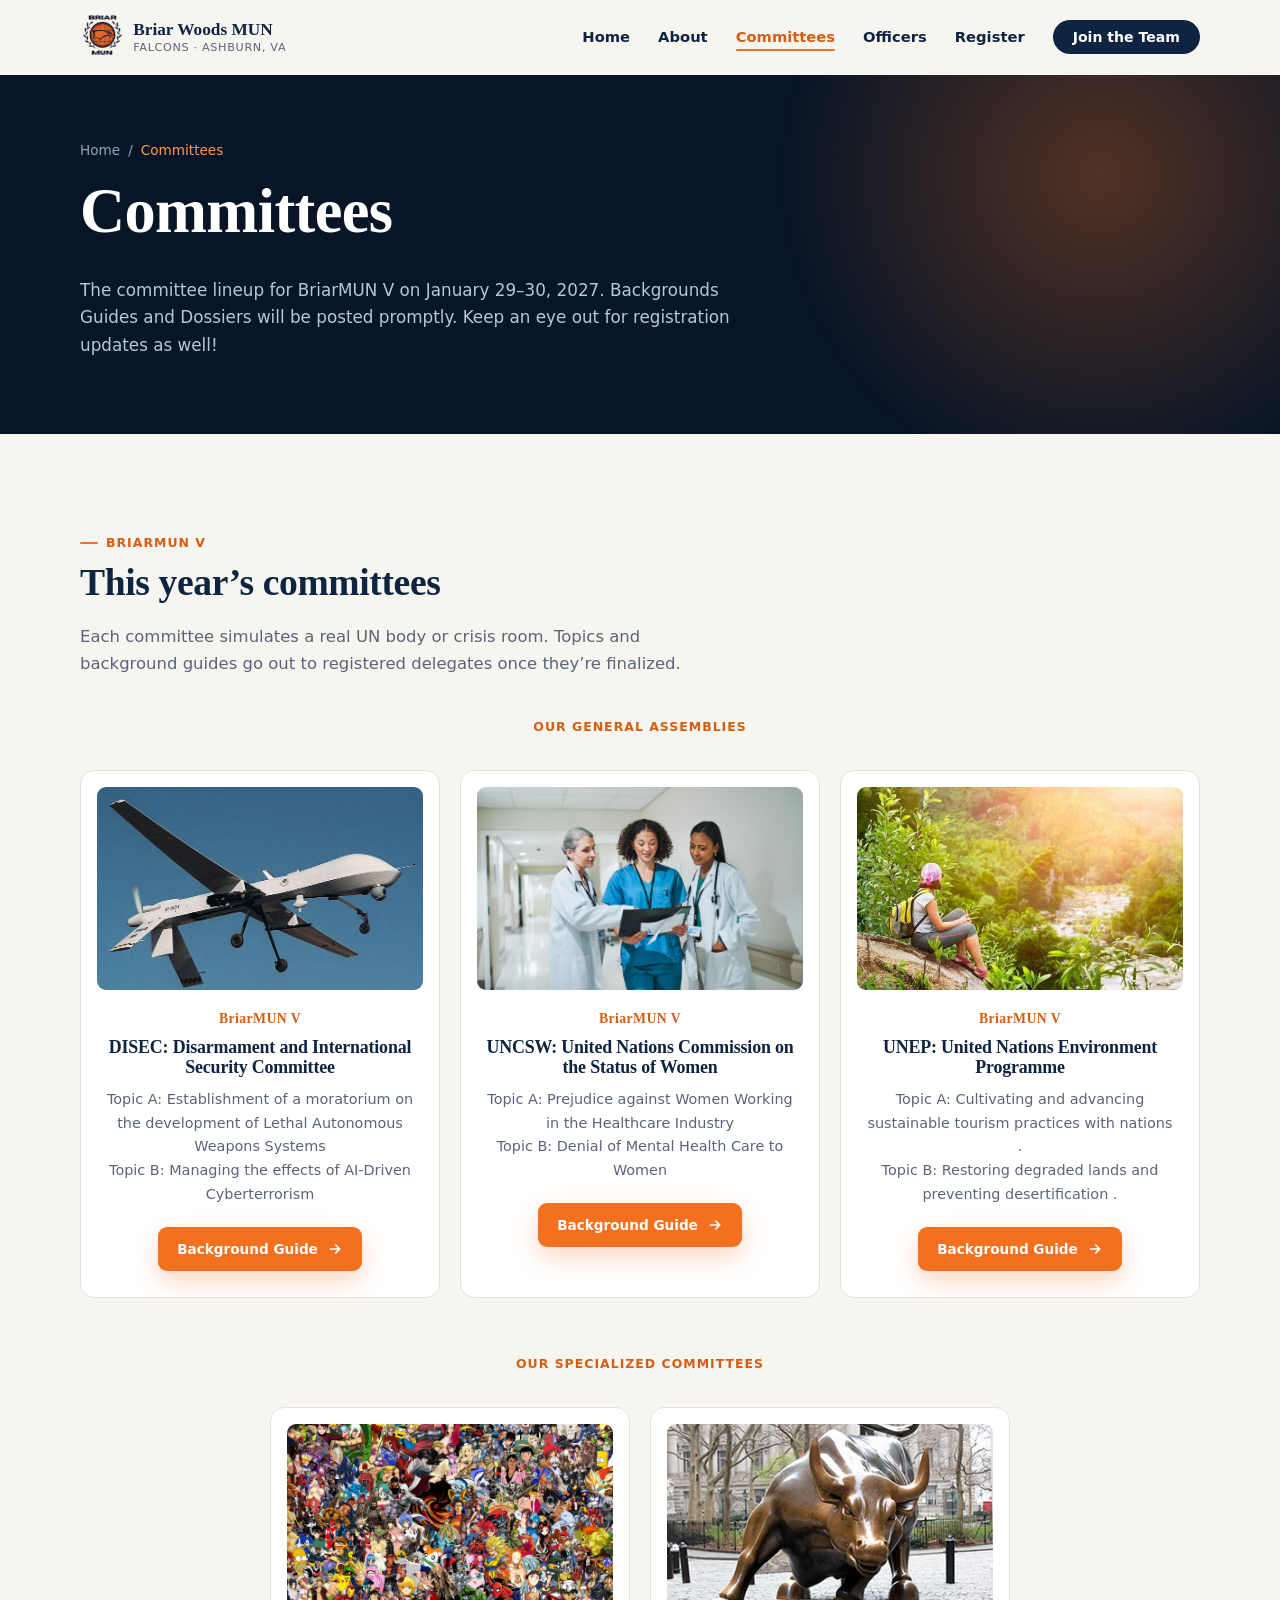
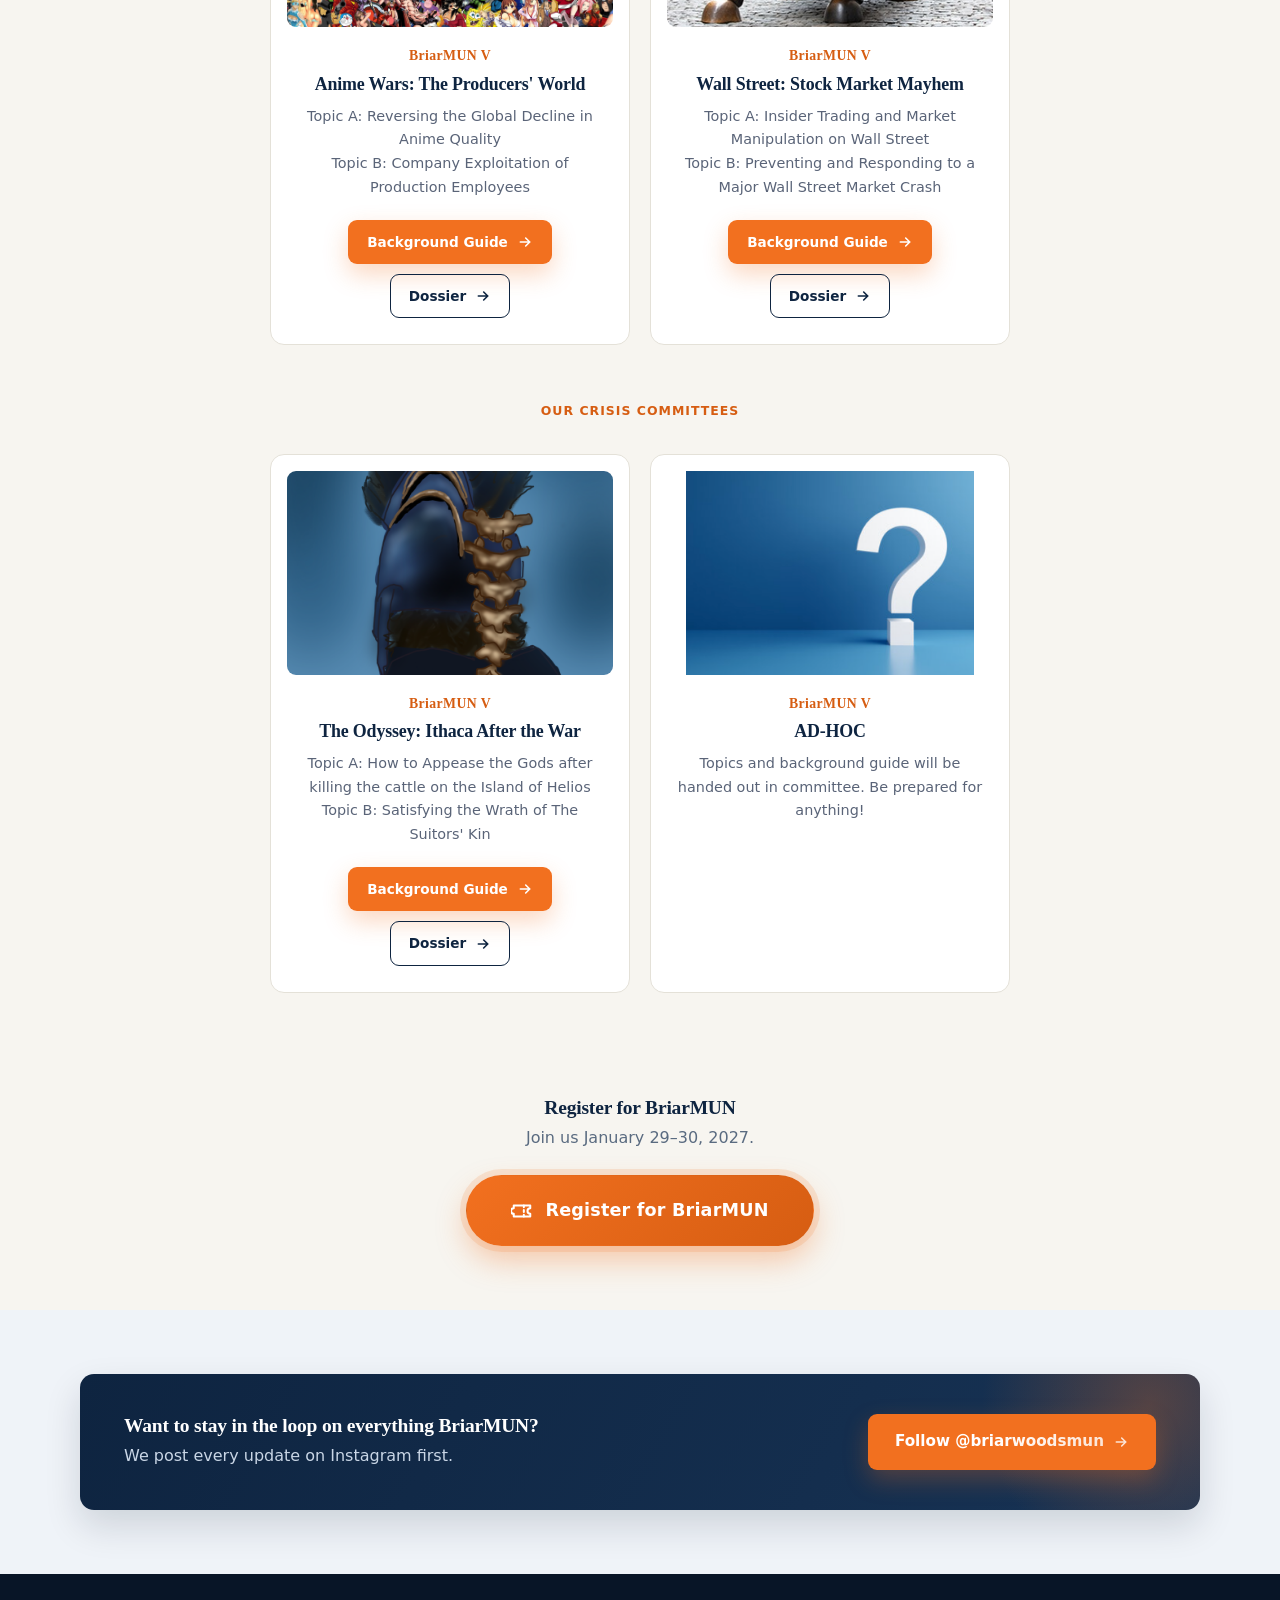
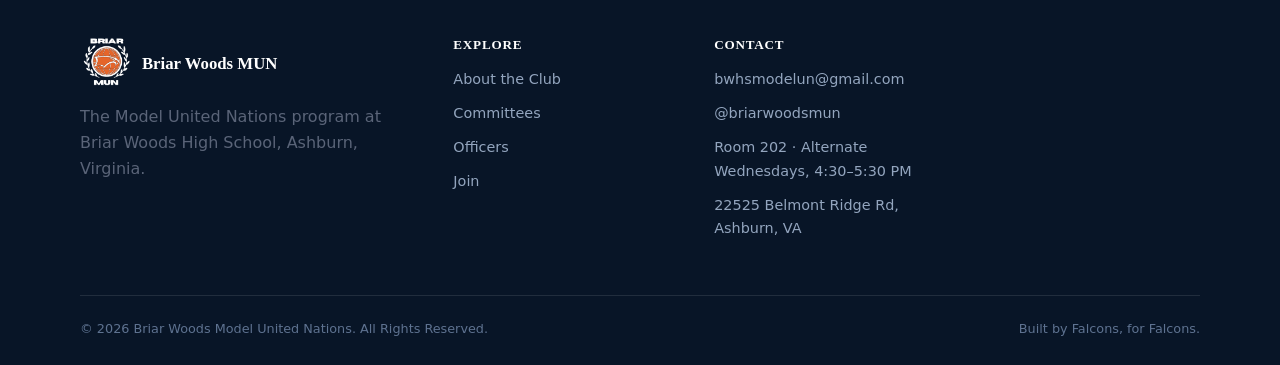
<file: committees.html>
<!DOCTYPE html>
<html lang="en">
<head>
<meta charset="UTF-8">
<meta name="viewport" content="width=device-width, initial-scale=1.0">
<title>Committees | Briar Woods MUN</title>
<meta name="description" content="The committee lineup for BriarMUN V, January 29-30, 2027.">
<style>
:root{
  --navy-deep:#081527;
  --navy:#0E2440;
  --navy-mid:#173355;
  --orange:#F2701F;
  --orange-light:#FF9752;
  --orange-dark:#D65D12;
  --paper:#F7F5F0;
  --mist:#EFF3F8;
  --white:#FFFFFF;
  --ink:#12203A;
  --ink-soft:#5A6478;
  --line:#E4E1D8;
  --line-mist:#DCE3EC;
  --line-navy:rgba(255,255,255,.14);
  --shadow-sm:0 2px 12px rgba(8,21,39,.07);
  --shadow-md:0 16px 36px rgba(8,21,39,.14);
  --shadow-lg:0 32px 64px rgba(8,21,39,.24);
  --radius:14px;
  --radius-sm:9px;
  --font-serif:'Newsreader', Georgia, serif;
  --font-sans:'Manrope', system-ui, -apple-system, sans-serif;
  --ease:cubic-bezier(.22,.9,.32,1);
  --maxw:1180px;
}

*,*::before,*::after{ box-sizing:border-box; }
html{ scroll-behavior:smooth; }
body{
  margin:0; background:var(--paper); color:var(--ink); font-family:var(--font-sans);
  line-height:1.65; -webkit-font-smoothing:antialiased;
}
h1,h2,h3,h4{ font-family:var(--font-serif); color:var(--navy); margin:0 0 .48em; line-height:1.14; font-weight:600; letter-spacing:-.01em; }
h1{ font-size:clamp(2.5rem,5.2vw,3.9rem); }
h2{ font-size:clamp(1.7rem,3vw,2.35rem); }
h3{ font-size:1.22rem; }
p{ margin:0 0 1em; color:var(--ink-soft); }
a{ color:inherit; text-decoration:none; }
img{ max-width:100%; display:block; }
ul{ margin:0; padding:0; list-style:none; }
em{ font-style:italic; color:var(--orange); }

.wrap{ max-width:var(--maxw); margin:0 auto; padding:0 30px; }
.center{ text-align:center; }
.mt-8{margin-top:8px;} .mt-12{margin-top:12px;} .mt-16{margin-top:16px;}
.mt-24{margin-top:24px;} .mt-32{margin-top:32px;} .mt-48{margin-top:48px;}

.eyebrow{
  display:inline-flex; align-items:center; gap:8px;
  font-size:.78rem; font-weight:700; letter-spacing:.08em; text-transform:uppercase; color:var(--orange-dark);
}
.eyebrow::before{ content:''; width:18px; height:2px; background:var(--orange); border-radius:2px; }
.eyebrow.on-dark{ color:var(--orange-light); }

@media (prefers-reduced-motion: reduce){
  *{ animation-duration:.001ms !important; animation-iteration-count:1 !important; transition-duration:.001ms !important; scroll-behavior:auto !important; }
}

/* ============================= BUTTONS ================================= */
.btn{
  display:inline-flex; align-items:center; gap:9px; font-weight:700; font-size:.95rem;
  padding:14px 26px; border-radius:var(--radius-sm); border:1.5px solid transparent; cursor:pointer;
  transition:transform .28s var(--ease), box-shadow .28s var(--ease), background .25s var(--ease), color .25s var(--ease), border-color .25s var(--ease);
}
.btn svg{ width:16px; height:16px; transition:transform .25s var(--ease); }
.btn:hover svg{ transform:translateX(3px); }
.btn:focus-visible{ outline:2.5px solid var(--orange); outline-offset:3px; }

.btn-primary{ background:var(--orange); color:#fff; box-shadow:0 10px 24px rgba(242,112,31,.28); }
.btn-primary:hover{ background:var(--orange-dark); transform:translateY(-3px); box-shadow:0 18px 34px rgba(242,112,31,.36); }

.btn-ghost-dark{ background:transparent; border-color:rgba(255,255,255,.4); color:#fff; }
.btn-ghost-dark:hover{ background:rgba(255,255,255,.1); border-color:#fff; transform:translateY(-3px); }

.btn-ghost-light{ background:transparent; border-color:var(--navy); color:var(--navy); }
.btn-ghost-light:hover{ background:var(--navy); color:#fff; transform:translateY(-3px); }

.section.register-section{ text-align:center; padding-top:0; }
.register-section h3{ margin-bottom:6px; }
.register-section p{ margin:0 0 24px; color:var(--muted, #5a6b80); }
.btn-register{ background:linear-gradient(135deg,var(--orange),var(--orange-dark)); color:#fff; border-radius:999px; padding:20px 44px; font-size:1.1rem; letter-spacing:.01em; gap:12px; box-shadow:0 0 0 6px rgba(242,112,31,.14), 0 14px 30px rgba(242,112,31,.35); }
.btn-register:hover{ background:linear-gradient(135deg,var(--navy),var(--navy-deep)); color:#fff; transform:translateY(-4px) scale(1.03); box-shadow:0 0 0 8px rgba(15,42,77,.12), 0 20px 38px rgba(15,42,77,.35); }
.btn-register svg{ width:22px; height:22px; }
.btn-register:hover svg{ transform:rotate(-8deg); }
.btn-navy{ background:var(--navy); color:#fff; box-shadow:var(--shadow-sm); }
.btn-navy:hover{ background:var(--navy-deep); transform:translateY(-3px); box-shadow:var(--shadow-md); }

/* ============================== HEADER ================================= */
.site-header{
  position:sticky; top:0; z-index:100; background:rgba(247,245,240,.86);
  backdrop-filter:blur(12px); -webkit-backdrop-filter:blur(12px);
  border-bottom:1px solid transparent; transition:border-color .3s ease, box-shadow .3s ease;
}
.site-header.is-scrolled{ border-bottom-color:var(--line); box-shadow:0 4px 20px rgba(8,21,39,.06); }
.nav{ max-width:var(--maxw); margin:0 auto; padding:15px 30px; display:flex; align-items:center; justify-content:space-between; gap:20px; }
.brand{ display:flex; align-items:center; gap:11px; }
.brand-mark{ height:44px; width:auto; flex-shrink:0; transition:transform .4s var(--ease); }
.brand:hover .brand-mark{ transform:rotate(-6deg); }
.brand-text{ display:flex; flex-direction:column; line-height:1.2; }
.brand-text strong{ font-family:var(--font-serif); font-size:1.08rem; color:var(--navy); font-weight:600; }
.brand-text span{ font-size:.7rem; letter-spacing:.06em; text-transform:uppercase; color:var(--ink-soft); }

.nav-links{ display:flex; align-items:center; gap:28px; }
.nav-links li a{ font-size:.92rem; font-weight:600; color:var(--navy); position:relative; padding:6px 0; transition:color .2s ease; }
.nav-links li a::after{ content:''; position:absolute; left:0; bottom:0; height:2px; background:var(--orange); width:0; transition:width .3s var(--ease); border-radius:2px; }
.nav-links li a:hover::after, .nav-links li a.active::after{ width:100%; }
.nav-links li a.active{ color:var(--orange-dark); }
.nav-links li a.nav-cta{
  display:inline-flex; align-items:center; padding:10px 20px; border-radius:999px;
  background:var(--navy); color:#fff; font-size:.88rem; font-weight:700; line-height:1; white-space:nowrap;
  transition:background .2s ease;
}
.nav-links li a.nav-cta::after{ display:none; }
.nav-links li a.nav-cta:hover, .nav-links li a.nav-cta.active{ background:var(--orange); color:#fff; }

.nav-toggle{ display:none; background:none; border:none; font-size:1.5rem; color:var(--navy); cursor:pointer; }

@media (max-width:780px){
  .nav-toggle{ display:block; }
  .nav-links{
    position:fixed; top:100%; left:0; right:0; height:calc(100vh - 75px); height:calc(100dvh - 75px); background:var(--paper); flex-direction:column; align-items:stretch;
    padding:10px 30px 30px; transform:translateX(100%); transition:transform .4s var(--ease); overflow-y:auto;
    border-top:1px solid var(--line);
  }
  .nav-links.is-open{ transform:translateX(0); }
  .nav-links li{ border-bottom:1px solid var(--line); }
  .nav-links li:last-child{ border-bottom:none; }
  .nav-links li a{ display:block; padding:16px 2px; }
  .nav-links li a.nav-cta{ display:flex; justify-content:center; padding:14px 20px; margin:16px 0; }
}

/* ============================== HERO ==================================== */
.hero-glow{
  position:absolute; width:640px; height:640px; border-radius:50%; top:-220px; right:-140px;
  background:radial-gradient(circle, rgba(242,112,31,.32), transparent 70%);
  filter:blur(10px); animation:pulse-glow 9s ease-in-out infinite alternate; pointer-events:none;
}
.hero-glow.two{ top:auto; bottom:-260px; left:-180px; right:auto; width:520px; height:520px;
  background:radial-gradient(circle, rgba(23,51,85,.9), transparent 70%); animation-delay:-4s; }
@keyframes pulse-glow{ 0%{ transform:scale(1); opacity:.7; } 100%{ transform:scale(1.15); opacity:1; } }

@keyframes rise{ to{ opacity:1; transform:translateY(0); } }


/* ============================== SECTIONS ================================ */
.section{ padding:92px 0; }
.section.tight{ padding:64px 0; }
.section.on-navy{ background:var(--navy); color:#fff; }
.section.on-mist{ background:var(--mist); }
.section-head{ max-width:640px; }
.section-head.center{ margin-left:auto; margin-right:auto; text-align:center; }
.section-head p{ font-size:1.03rem; }

.page-hero{ background:var(--navy-deep); color:#fff; padding:64px 0 58px; position:relative; overflow:hidden; }
.page-hero .wrap{ position:relative; }
.breadcrumb{ font-size:.85rem; color:#93A5BE; margin-bottom:14px; }
.breadcrumb a{ color:#93A5BE; transition:color .2s ease; } .breadcrumb a:hover{ color:#fff; }
.breadcrumb .sep{ margin:0 8px; } .breadcrumb .current{ color:var(--orange-light); }
.page-hero h1{ color:#fff; }
.page-hero p{ color:#B9C6D9; max-width:62ch; margin-top:12px; font-size:1.05rem; }

/* ============================= PILLAR CARDS ============================= */
.pillar-grid{ display:grid; grid-template-columns:repeat(4,1fr); gap:22px; }
.pillar{
  background:var(--white); border:1px solid var(--line); border-radius:var(--radius);
  padding:30px 26px; position:relative; overflow:hidden; transition:transform .35s var(--ease), box-shadow .35s var(--ease), border-color .35s ease;
}
.pillar::before{ content:''; position:absolute; left:0; top:0; bottom:0; width:3px; background:var(--orange); transform:scaleY(0); transform-origin:top; transition:transform .4s var(--ease); }
.pillar:hover{ transform:translateY(-8px); box-shadow:var(--shadow-md); border-color:transparent; }
.pillar:hover::before{ transform:scaleY(1); }
.pillar-num{ font-family:var(--font-serif); font-size:.9rem; color:var(--line); font-weight:600; }
.pillar h3{ margin:14px 0 8px; }
.pillar p{ font-size:.94rem; margin:0; }

/* ============================== CTA BANNER =============================== */
.cta-banner{
  background:linear-gradient(120deg, var(--navy) 0%, var(--navy-mid) 100%);
  border-radius:var(--radius); padding:40px 44px; color:#fff; position:relative; overflow:hidden;
  display:flex; align-items:center; justify-content:space-between; gap:26px; flex-wrap:wrap; box-shadow:var(--shadow-md);
}
.cta-banner::after{
  content:''; position:absolute; width:340px; height:340px; border-radius:50%; right:-120px; top:-140px;
  background:radial-gradient(circle, rgba(242,112,31,.28), transparent 70%);
}
.cta-banner h3{ color:#fff; margin-bottom:6px; position:relative; }
.cta-banner p{ color:#c9d6e6; margin:0; position:relative; }
.cta-banner .btn{ position:relative; }

/* ============================== OFFICER CARDS ============================= */
.officer-grid{ display:grid; grid-template-columns:repeat(4,1fr); gap:22px; }
.officer-card{
  background:var(--white); border:1px solid var(--line); border-radius:var(--radius); text-align:center;
  padding:30px 22px 26px; transition:transform .35s var(--ease), box-shadow .35s var(--ease);
}
.officer-card:hover{ transform:translateY(-8px); box-shadow:var(--shadow-md); }
.officer-card.on-navy{ background:var(--navy-mid); border-color:var(--line-navy); }
.avatar{
  width:64px; height:64px; margin:0 auto 16px; border-radius:50%; display:flex; align-items:center; justify-content:center;
  font-family:var(--font-serif); font-weight:600; font-size:1.05rem; color:#fff;
  background:linear-gradient(135deg, var(--navy) 0%, var(--orange) 145%);
  transition:transform .35s var(--ease);
}
.officer-card:hover .avatar{ transform:scale(1.08) rotate(-4deg); }
.officer-role{
  display:inline-block; font-size:.75rem; font-weight:700; color:var(--orange-dark); text-transform:uppercase;
  letter-spacing:.05em; margin:5px 0 10px;
}
.officer-card.on-navy .officer-role{ color:var(--orange-light); }
.officer-card.on-navy h3{ color:#fff; }
.officer-card.on-navy p{ color:#c3d0e2; }

/* ============================== COMMITTEES ================================ */
.committee-grid{ display:flex; flex-wrap:wrap; justify-content:center; gap:20px; }
.committee-grid .committee-card{ flex:0 1 calc((100% - 40px)/3); text-align:center; }
.committee-group-title{ display:block; text-align:center; margin-top:56px; }
.committee-group-title:first-of-type{ margin-top:40px; }
.committee-card{
  background:var(--white); border:1px solid var(--line); border-radius:var(--radius); padding:16px 16px 26px;
  transition:transform .3s var(--ease), box-shadow .3s var(--ease);
}
.committee-photo{
  aspect-ratio:16/10; width:100%; margin:0 0 18px; border-radius:var(--radius-sm); overflow:hidden;
  background:var(--mist); border:1.5px dashed var(--line-mist); color:var(--ink-soft);
  display:flex; flex-direction:column; align-items:center; justify-content:center; gap:8px;
}
.committee-photo:has(img){ border:none; }
.committee-photo img{ width:100%; height:100%; object-fit:cover; }
.committee-photo svg{ width:34px; height:34px; opacity:.55; }
.committee-photo span{ font-size:.74rem; font-weight:600; letter-spacing:.04em; text-transform:uppercase; }
.committee-card:hover{ transform:translateY(-6px); box-shadow:var(--shadow-md); }
.committee-head{ display:flex; justify-content:space-between; align-items:flex-start; gap:10px; margin-bottom:12px; }
.committee-abbr{ display:block; font-family:var(--font-serif); font-weight:700; color:var(--orange-dark); font-size:.86rem; letter-spacing:.03em; }
.committee-head h3{ margin:2px 0 0; font-size:1.06rem; }
.level{ flex-shrink:0; font-size:.68rem; font-weight:700; text-transform:uppercase; letter-spacing:.03em; padding:5px 11px; border-radius:999px; white-space:nowrap; }
.level.beg{ background:#E6F5EC; color:#1C7A41; }
.level.int{ background:#FFF1E0; color:#B3620A; }
.level.adv{ background:#FDE7E7; color:#C0392B; }
.committee-card p{ font-size:.9rem; margin:0; }
.committee-actions{ display:flex; flex-wrap:wrap; justify-content:center; gap:10px; margin-top:20px; }
.committee-actions .btn{ padding:10px 18px; font-size:.85rem; }

/* Accordion */
.accordion{ border-top:1px solid var(--line); }
.accordion-item{ border-bottom:1px solid var(--line); }
.accordion-btn{
  width:100%; background:none; border:none; text-align:left; cursor:pointer; display:flex; justify-content:space-between;
  align-items:center; gap:20px; padding:20px 2px; font-family:var(--font-serif); font-size:1.05rem; color:var(--navy);
  transition:color .2s ease;
}
.accordion-btn:hover{ color:var(--orange-dark); }
.accordion-btn .plus{ font-size:1.3rem; color:var(--orange); flex-shrink:0; transition:transform .35s var(--ease); font-family:var(--font-sans); }
.accordion-item.is-open .plus{ transform:rotate(45deg); }
.accordion-panel{ max-height:0; overflow:hidden; transition:max-height .4s var(--ease); }
.accordion-panel-inner{ padding:0 2px 22px; font-size:.96rem; color:var(--ink-soft); max-width:70ch; }

/* ============================== FORM / JOIN =============================== */
.info-strip{ display:grid; grid-template-columns:repeat(3,1fr); gap:22px; }
.info-card{
  background:var(--white); border:1px solid var(--line); border-radius:var(--radius); padding:28px 26px;
  transition:transform .3s var(--ease), box-shadow .3s var(--ease);
}
.info-card:hover{ transform:translateY(-6px); box-shadow:var(--shadow-md); }

form{ display:grid; gap:20px; }
.form-grid{ display:grid; grid-template-columns:1fr 1fr; gap:20px; }
.field.full{ grid-column:1 / -1; }
.field label{ display:block; font-size:.82rem; font-weight:700; color:var(--navy); margin-bottom:7px; }
.field.on-dark label{ color:#B9C6D9; }
.field input, .field select, .field textarea{
  width:100%; font-family:var(--font-sans); font-size:.96rem; color:var(--ink); padding:12px 14px;
  border-radius:var(--radius-sm); border:1.5px solid var(--line); background:var(--white);
  transition:border-color .2s ease, box-shadow .2s ease;
}
.field.on-dark input, .field.on-dark select, .field.on-dark textarea{
  background:rgba(255,255,255,.06); border-color:rgba(255,255,255,.22); color:#fff;
}
.field select option{ color:#000; }
.field input:focus, .field select:focus, .field textarea:focus{ outline:none; border-color:var(--orange); box-shadow:0 0 0 4px rgba(242,112,31,.15); }
.field textarea{ resize:vertical; min-height:110px; }

.form-success{
  display:none; align-items:center; gap:12px; background:rgba(46,164,101,.14); border:1px solid rgba(46,164,101,.4);
  color:#bdeccf; padding:14px 18px; border-radius:var(--radius-sm); font-size:.92rem;
}
.form-success.is-visible{ display:flex; animation:rise .5s var(--ease); }
.form-success svg{ width:20px; height:20px; color:#4ADE80; flex-shrink:0; }

/* ============================== FOOTER ===================================== */
.site-footer{ background:var(--navy-deep); color:#93A5BE; padding:64px 0 26px; }
.footer-grid{ display:grid; grid-template-columns:1.5fr 1fr 1fr 1fr; gap:36px; }
.footer-brand{ display:flex; align-items:center; gap:12px; margin-bottom:14px; }
.footer-brand .brand-mark{ height:52px; }
.footer-brand strong{ font-family:var(--font-serif); color:#fff; font-size:1.05rem; }
.site-footer h4{ color:#fff; font-size:.82rem; text-transform:uppercase; letter-spacing:.06em; margin-bottom:16px; }
.site-footer ul li{ margin-bottom:10px; font-size:.9rem; }
.site-footer ul li a{ color:#93A5BE; transition:color .2s ease; } .site-footer ul li a:hover{ color:var(--orange-light); }
.footer-bottom{
  border-top:1px solid rgba(255,255,255,.1); margin-top:44px; padding-top:22px; display:flex;
  justify-content:space-between; flex-wrap:wrap; gap:8px; font-size:.8rem; color:#5E7290;
}

/* ============================== REVEAL ====================================== */
.reveal{ opacity:0; transform:translateY(20px); transition:opacity .7s var(--ease), transform .7s var(--ease); }
.reveal.in-view{ opacity:1; transform:translateY(0); }

/* ============================== RESPONSIVE =================================== */
@media (max-width:980px){
  .pillar-grid, .officer-grid{ grid-template-columns:repeat(2,1fr); }
  .committee-grid .committee-card{ flex-basis:calc((100% - 20px)/2); }
  .footer-grid{ grid-template-columns:1fr 1fr; }
  .info-strip{ grid-template-columns:1fr; }
}
@media (max-width:680px){
  .pillar-grid, .officer-grid{ grid-template-columns:1fr; }
  .committee-grid .committee-card{ flex-basis:100%; }
  .form-grid{ grid-template-columns:1fr; }
  .cta-banner{ flex-direction:column; align-items:flex-start; }
  .footer-grid{ grid-template-columns:1fr; }
}

/* ============================== PAGE ADDITIONS ============================ */
.two-col{ display:grid; grid-template-columns:1.05fr .95fr; gap:56px; align-items:start; }
.sticky{ position:sticky; top:96px; }
ol.steps, ol.schedule{ margin:0; padding:0; list-style:none; }
/* the off-canvas mobile menu sits past the right edge; clip it so the page doesn't scroll sideways */
body{ overflow-x:clip; }

.facts div{ display:flex; justify-content:space-between; gap:18px; padding:13px 0; border-bottom:1px solid var(--line); font-size:.94rem; }
.facts div:last-child{ border-bottom:none; padding-bottom:0; }
.facts dt{ color:var(--ink-soft); }
.facts dd{ margin:0; color:var(--navy); font-weight:600; text-align:right; }
.facts a{ color:var(--orange-dark); }

.info-card .eyebrow{ margin-bottom:12px; }
.info-card h3{ margin-bottom:8px; }
.info-card p{ font-size:.94rem; margin:0; }
.info-card a{ color:var(--orange-dark); font-weight:600; }

.avatar svg{ width:28px; height:28px; }
.officer-card p{ font-size:.9rem; margin:0; }
.sponsor-card{ display:flex; align-items:center; gap:22px; max-width:620px; margin:0 auto; text-align:left; }
.sponsor-card .avatar{ margin:0; flex-shrink:0; }
.sponsor-card h3{ margin:4px 0 2px; }
.sponsor-card p{ margin:0; font-size:.94rem; }

.committee-card .committee-abbr{ margin-bottom:6px; }
.committee-card h3, .committee-card p{ padding:0 8px; }
.committee-card h3{ margin:0 0 10px; font-size:1.12rem; }

.steps{ display:grid; gap:16px; counter-reset:step; }
.steps li{ counter-increment:step; display:flex; gap:18px; background:var(--white); border:1px solid var(--line); border-radius:var(--radius); padding:22px 24px; }
.steps li::before{
  content:counter(step); flex-shrink:0; width:36px; height:36px; border-radius:50%; display:flex; align-items:center; justify-content:center;
  font-family:var(--font-serif); font-weight:600; color:#fff; background:linear-gradient(135deg, var(--navy) 0%, var(--orange) 145%);
}
.steps h3{ margin:4px 0 4px; font-size:1.08rem; }
.steps p{ margin:0; font-size:.93rem; }
.steps a{ color:var(--orange-dark); font-weight:600; }

.schedule-month{ font-size:.78rem; font-weight:700; letter-spacing:.08em; text-transform:uppercase; color:var(--orange-dark); margin:28px 0 10px; }
.schedule-month:first-child{ margin-top:0; }
.schedule{ display:grid; gap:10px; }
.schedule li{
  display:flex; align-items:center; gap:18px; background:var(--white); border:1px solid var(--line); border-radius:var(--radius-sm);
  padding:13px 18px; transition:border-color .25s ease, box-shadow .25s ease;
}
.schedule .date{ width:46px; flex-shrink:0; text-align:center; }
.schedule .date strong{ display:block; font-family:var(--font-serif); font-size:1.5rem; line-height:1; color:var(--navy); }
.schedule .date span{ font-size:.68rem; font-weight:700; letter-spacing:.06em; text-transform:uppercase; color:var(--ink-soft); }
.schedule .info{ flex:1; border-left:1px solid var(--line); padding-left:18px; }
.schedule .info strong{ display:block; font-size:.94rem; color:var(--navy); }
.schedule .info span{ font-size:.84rem; color:var(--ink-soft); }
.schedule .tag{ flex-shrink:0; font-size:.68rem; font-weight:700; text-transform:uppercase; letter-spacing:.03em; padding:5px 11px; border-radius:999px; background:var(--orange); color:#fff; }
.schedule li.next{ border-color:var(--orange); box-shadow:0 10px 24px rgba(242,112,31,.14); }
.schedule li.past{ opacity:.45; }
.schedule-note{ font-size:.92rem; }
.schedule-note strong{ color:var(--navy); }

.contact-list li{ padding:16px 0; border-bottom:1px solid var(--line-navy); }
.contact-list li:first-child{ padding-top:0; }
.contact-list span{ display:block; font-size:.74rem; font-weight:700; letter-spacing:.06em; text-transform:uppercase; color:var(--orange-light); margin-bottom:4px; }
.contact-list p, .contact-list a{ color:#fff; margin:0; }
.contact-list a:hover{ color:var(--orange-light); }

.on-navy h2{ color:#fff; }
.on-navy p{ color:#B9C6D9; }

@media (max-width:980px){
  .two-col{ grid-template-columns:1fr; gap:44px; }
  .sticky{ position:static; }
}
</style>
</head>
<body>
<header class="site-header">
<nav class="nav">
<a href="index.html" class="brand">
<img class="brand-mark" src="[data-uri]" alt="Briar MUN logo">
<span class="brand-text"><strong>Briar Woods MUN</strong><span>Falcons &middot; Ashburn, VA</span></span>
</a>
<button class="nav-toggle" aria-label="Toggle navigation" aria-expanded="false">&#9776;</button>
<ul class="nav-links">
<li><a href="index.html">Home</a></li>
<li><a href="about.html">About</a></li>
<li><a href="committees.html">Committees</a></li>
<li><a href="officers.html">Officers</a></li>
<li><a href="register.html">Register</a></li>
<li><a href="join.html" class="nav-cta">Join the Team</a></li>
</ul>
</nav>
</header>

<section class="page-hero">
<div class="hero-glow"></div>
<div class="wrap">
<div class="breadcrumb"><a href="index.html">Home</a><span class="sep">/</span><span class="current">Committees</span></div>
<h1>Committees</h1>
<p>The committee lineup for BriarMUN V on January 29&ndash;30, 2027. Backgrounds Guides and Dossiers will be posted promptly. Keep an eye out for registration updates as well!</p>
</div>
</section>

<section class="section" style="padding-bottom:40px">
<div class="wrap">
<div class="section-head">
<span class="eyebrow">BriarMUN V</span>
<h2 class="mt-8">This year&rsquo;s committees</h2>
<p class="mt-16">Each committee simulates a real UN body or crisis room. Topics and background guides go out to registered delegates once they&rsquo;re finalized.</p>
</div>

<span class="eyebrow committee-group-title">Our General Assemblies</span>
<div class="committee-grid mt-32">
<div class="committee-card">
<div class="committee-photo"><img src="images/disec.jpg" alt="DISEC committee" loading="lazy"></div>
<span class="committee-abbr">BriarMUN V</span>
<h3>DISEC: Disarmament and International Security Committee</h3>
<p>Topic A: Establishment of a moratorium on the development of Lethal Autonomous Weapons Systems</p>
<p>Topic B: Managing the effects of AI-Driven Cyberterrorism</p>
<div class="committee-actions">
<!-- LINK DISABLED (not finished yet); re-enable by restoring this anchor:
<a href="https://docs.google.com/document/d/1hAMlXncqftoXXY_8GgVaFFndyqhmxuTYs4Un6RSxW0I/edit?usp=drive_link" class="btn btn-primary" target="_blank" rel="noopener">Background Guide <svg viewBox="0 0 24 24" fill="none" stroke="currentColor" stroke-width="2.4" stroke-linecap="round"><path d="M5 12h14M13 6l6 6-6 6"/></svg></a>
-->
<a class="btn btn-primary" aria-disabled="true" style="pointer-events:none;cursor:default">Background Guide <svg viewBox="0 0 24 24" fill="none" stroke="currentColor" stroke-width="2.4" stroke-linecap="round"><path d="M5 12h14M13 6l6 6-6 6"/></svg></a>
</div>
</div>
<div class="committee-card">
<div class="committee-photo"><img src="images/uncsw.jpg" alt="UNCSW committee" loading="lazy"></div>
<span class="committee-abbr">BriarMUN V</span>
<h3>UNCSW: United Nations Commission on the Status of Women</h3>
<p>Topic A: Prejudice against Women Working in the Healthcare Industry</p>
<p>Topic B: Denial of Mental Health Care to Women</p>
<div class="committee-actions">
<!-- LINK DISABLED (not finished yet); re-enable by restoring this anchor:
<a href="https://docs.google.com/document/d/1ydB1LElSyX8Z5EZWl8tgdG-Zbm74GG_GJoUq342KndM/edit?usp=drive_link" class="btn btn-primary" target="_blank" rel="noopener">Background Guide <svg viewBox="0 0 24 24" fill="none" stroke="currentColor" stroke-width="2.4" stroke-linecap="round"><path d="M5 12h14M13 6l6 6-6 6"/></svg></a>
-->
<a class="btn btn-primary" aria-disabled="true" style="pointer-events:none;cursor:default">Background Guide <svg viewBox="0 0 24 24" fill="none" stroke="currentColor" stroke-width="2.4" stroke-linecap="round"><path d="M5 12h14M13 6l6 6-6 6"/></svg></a>
</div>
</div>
<div class="committee-card">
<div class="committee-photo"><img src="images/unep.jpg" alt="UNEP committee" loading="lazy"></div>
<span class="committee-abbr">BriarMUN V</span>
<h3>UNEP: United Nations Environment Programme</h3>
<p>Topic A: Cultivating and advancing sustainable tourism practices with nations .</p>
<p>Topic B: Restoring degraded lands and preventing desertification .</p>
<div class="committee-actions">
<!-- LINK DISABLED (not finished yet); re-enable by restoring this anchor:
<a href="https://docs.google.com/document/d/18e2ir5jPMHlHvHMhLtntsJbclHDSQ8OdYgX5gUZU0Y8/edit?usp=drive_link" class="btn btn-primary" target="_blank" rel="noopener">Background Guide <svg viewBox="0 0 24 24" fill="none" stroke="currentColor" stroke-width="2.4" stroke-linecap="round"><path d="M5 12h14M13 6l6 6-6 6"/></svg></a>
-->
<a class="btn btn-primary" aria-disabled="true" style="pointer-events:none;cursor:default">Background Guide <svg viewBox="0 0 24 24" fill="none" stroke="currentColor" stroke-width="2.4" stroke-linecap="round"><path d="M5 12h14M13 6l6 6-6 6"/></svg></a>
</div>
</div>
</div>

<span class="eyebrow committee-group-title">Our Specialized Committees</span>
<div class="committee-grid mt-32">
<div class="committee-card">
<div class="committee-photo"><img src="images/animewars.jpg" alt="Anime Wars committee" loading="lazy"></div>
<span class="committee-abbr">BriarMUN V</span>
<h3>Anime Wars: The Producers' World</h3>
<p>Topic A: Reversing the Global Decline in Anime Quality</p>
<p>Topic B: Company Exploitation of Production Employees</p>
<div class="committee-actions">
<!-- LINK DISABLED (not finished yet); re-enable by restoring this anchor:
<a href="https://docs.google.com/document/d/1ycisD1ir0uxvTrWwLI49X-IO2OWCbzU0Rax4-PAtbCM/edit?usp=drive_link" class="btn btn-primary" target="_blank" rel="noopener">Background Guide <svg viewBox="0 0 24 24" fill="none" stroke="currentColor" stroke-width="2.4" stroke-linecap="round"><path d="M5 12h14M13 6l6 6-6 6"/></svg></a>
-->
<a class="btn btn-primary" aria-disabled="true" style="pointer-events:none;cursor:default">Background Guide <svg viewBox="0 0 24 24" fill="none" stroke="currentColor" stroke-width="2.4" stroke-linecap="round"><path d="M5 12h14M13 6l6 6-6 6"/></svg></a>
<!-- LINK DISABLED (not finished yet); re-enable by restoring this anchor:
<a href="https://docs.google.com/document/d/1lh_bJTkOH8qAZE1p21yAqhpY89c5tFx6Xgpot_tUYTg/edit?usp=drive_link" class="btn btn-ghost-light" target="_blank" rel="noopener">Dossier <svg viewBox="0 0 24 24" fill="none" stroke="currentColor" stroke-width="2.4" stroke-linecap="round"><path d="M5 12h14M13 6l6 6-6 6"/></svg></a>
-->
<a class="btn btn-ghost-light" aria-disabled="true" style="pointer-events:none;cursor:default">Dossier <svg viewBox="0 0 24 24" fill="none" stroke="currentColor" stroke-width="2.4" stroke-linecap="round"><path d="M5 12h14M13 6l6 6-6 6"/></svg></a>
</div>
</div>
<div class="committee-card">
<div class="committee-photo"><img src="images/wallstreet.jpg" alt="Wall Street committee" loading="lazy"></div>
<span class="committee-abbr">BriarMUN V</span>
<h3>Wall Street: Stock Market Mayhem</h3>
<p>Topic A: Insider Trading and Market Manipulation on Wall Street</p>
<p>Topic B: Preventing and Responding to a Major Wall Street Market Crash</p>
<div class="committee-actions">
<!-- LINK DISABLED (not finished yet); re-enable by restoring this anchor:
<a href="https://docs.google.com/document/d/1adAnKifEuQZgfrjgtUJ82tZ9VQVLdQMHJVoTyvfszww/edit?usp=drive_link" class="btn btn-primary" target="_blank" rel="noopener">Background Guide <svg viewBox="0 0 24 24" fill="none" stroke="currentColor" stroke-width="2.4" stroke-linecap="round"><path d="M5 12h14M13 6l6 6-6 6"/></svg></a>
-->
<a class="btn btn-primary" aria-disabled="true" style="pointer-events:none;cursor:default">Background Guide <svg viewBox="0 0 24 24" fill="none" stroke="currentColor" stroke-width="2.4" stroke-linecap="round"><path d="M5 12h14M13 6l6 6-6 6"/></svg></a>
<!-- LINK DISABLED (not finished yet); re-enable by restoring this anchor:
<a href="https://docs.google.com/document/d/13d0B6IojjYcFeN42M2Vn4ssB5wXKqhvNqYeVU1yN9Mg/edit?usp=drive_link" class="btn btn-ghost-light" target="_blank" rel="noopener">Dossier <svg viewBox="0 0 24 24" fill="none" stroke="currentColor" stroke-width="2.4" stroke-linecap="round"><path d="M5 12h14M13 6l6 6-6 6"/></svg></a>
-->
<a class="btn btn-ghost-light" aria-disabled="true" style="pointer-events:none;cursor:default">Dossier <svg viewBox="0 0 24 24" fill="none" stroke="currentColor" stroke-width="2.4" stroke-linecap="round"><path d="M5 12h14M13 6l6 6-6 6"/></svg></a>
</div>
</div>
</div>

<span class="eyebrow committee-group-title">Our Crisis Committees</span>
<div class="committee-grid mt-32">
<div class="committee-card">
<div class="committee-photo"><img src="images/odyssey.png" alt="The Odyssey committee" loading="lazy"></div>
<span class="committee-abbr">BriarMUN V</span>
<h3>The Odyssey: Ithaca After the War</h3>
<p>Topic A: How to Appease the Gods after killing the cattle on the Island of Helios</p>
<p>Topic B: Satisfying the Wrath of The Suitors' Kin</p>
<div class="committee-actions">
<!-- LINK DISABLED (not finished yet); re-enable by restoring this anchor:
<a href="https://docs.google.com/document/d/1kRmRaS4U9SL-MPn_uZoN6V7zaVJsazru-hs-d41Y3-Q/edit?usp=drive_link" class="btn btn-primary" target="_blank" rel="noopener">Background Guide <svg viewBox="0 0 24 24" fill="none" stroke="currentColor" stroke-width="2.4" stroke-linecap="round"><path d="M5 12h14M13 6l6 6-6 6"/></svg></a>
-->
<a class="btn btn-primary" aria-disabled="true" style="pointer-events:none;cursor:default">Background Guide <svg viewBox="0 0 24 24" fill="none" stroke="currentColor" stroke-width="2.4" stroke-linecap="round"><path d="M5 12h14M13 6l6 6-6 6"/></svg></a>
<!-- LINK DISABLED (not finished yet); re-enable by restoring this anchor:
<a href="https://docs.google.com/document/d/1-7FToV8uFZpIr-WaRiiXl_7U2t1rlrxhXn-FS9LPZIo/edit?usp=drive_link" class="btn btn-ghost-light" target="_blank" rel="noopener">Dossier <svg viewBox="0 0 24 24" fill="none" stroke="currentColor" stroke-width="2.4" stroke-linecap="round"><path d="M5 12h14M13 6l6 6-6 6"/></svg></a>
-->
<a class="btn btn-ghost-light" aria-disabled="true" style="pointer-events:none;cursor:default">Dossier <svg viewBox="0 0 24 24" fill="none" stroke="currentColor" stroke-width="2.4" stroke-linecap="round"><path d="M5 12h14M13 6l6 6-6 6"/></svg></a>
</div>
</div>
<div class="committee-card">
<div class="committee-photo"><img src="images/adhoc.png" alt="AD-HOC committee" loading="lazy" style="object-fit:contain;background:#fff"></div>
<span class="committee-abbr">BriarMUN V</span>
<h3>AD-HOC</h3>
<p>Topics and background guide will be handed out in committee. Be prepared for anything!</p>
</div>
</div>
</div>
</section>

<section class="section tight register-section">
<div class="wrap">
<h3>Register for BriarMUN</h3>
<p>Join us January 29&ndash;30, 2027.</p>
<a href="register.html" class="btn btn-register"><svg viewBox="0 0 24 24" fill="none" stroke="currentColor" stroke-width="2.2" stroke-linecap="round" stroke-linejoin="round"><path d="M3 9a2 2 0 0 0 0 6v3h18v-3a2 2 0 0 1 0-6V6H3z"/><path d="M14 6v12" stroke-dasharray="2 3"/></svg>Register for BriarMUN</a>
</div>
</section>

<section class="section tight on-mist">
<div class="wrap">
<div class="cta-banner">
<div>
<h3>Want to stay in the loop on everything BriarMUN?</h3>
<p>We post every update on Instagram first.</p>
</div>
<a href="https://www.instagram.com/briarwoodsmun/" class="btn btn-primary">Follow @briarwoodsmun <svg viewBox="0 0 24 24" fill="none" stroke="currentColor" stroke-width="2.4" stroke-linecap="round"><path d="M5 12h14M13 6l6 6-6 6"/></svg></a>
</div>
</div>
</section>

<footer class="site-footer">
<div class="wrap">
<div class="footer-grid">
<div>
<div class="footer-brand">
<img class="brand-mark" src="[data-uri]" alt="Briar MUN logo">
<strong>Briar Woods MUN</strong>
</div>
<p>The Model United Nations program at Briar Woods High School, Ashburn, Virginia.</p>
</div>
<div>
<h4>Explore</h4>
<ul>
<li><a href="about.html">About the Club</a></li>
<li><a href="committees.html">Committees</a></li>
<li><a href="officers.html">Officers</a></li>
<li><a href="join.html">Join</a></li>
</ul>
</div>
<div>
<h4>Contact</h4>
<ul>
<li><a href="mailto:bwhsmodelun@gmail.com">bwhsmodelun@gmail.com</a></li>
<li><a href="https://www.instagram.com/briarwoodsmun/">@briarwoodsmun</a></li>
<li>Room 202 &middot; Alternate Wednesdays, 4:30&ndash;5:30 PM</li>
<li>22525 Belmont Ridge Rd, Ashburn, VA</li>
</ul>
</div>
</div>
<div class="footer-bottom">
<span>&copy; 2026 Briar Woods Model United Nations. All Rights Reserved.</span>
<span>Built by Falcons, for Falcons.</span>
</div>
</div>
</footer>
<script>
document.addEventListener('DOMContentLoaded', () => {

  /* ---- sticky header shadow ---- */
  const header = document.querySelector('.site-header');
  const onScroll = () => header.classList.toggle('is-scrolled', window.scrollY > 10);
  onScroll();
  window.addEventListener('scroll', onScroll, { passive:true });

  /* ---- mobile nav ---- */
  const navToggle = document.querySelector('.nav-toggle');
  const navLinks = document.querySelector('.nav-links');
  navToggle.addEventListener('click', () => {
    const open = navLinks.classList.toggle('is-open');
    navToggle.setAttribute('aria-expanded', String(open));
    navToggle.innerHTML = open ? '&times;' : '&#9776;';
  });
  navLinks.querySelectorAll('a').forEach(a => a.addEventListener('click', () => {
    navLinks.classList.remove('is-open');
    navToggle.setAttribute('aria-expanded', 'false');
    navToggle.innerHTML = '&#9776;';
  }));

  /* ---- active nav link ---- */
  const current = location.pathname.split('/').pop() || 'index.html';
  document.querySelectorAll('.nav-links a').forEach(a => {
    if (a.getAttribute('href') === current) a.classList.add('active');
  });

  /* ---- meeting schedule ----
     Alternate Wednesdays starting Oct 14. We never meet on the first
     Wednesday of a month, so when the two-week cadence lands on one we
     skip it and the next meeting is two weeks after that. */
  const scheduleEl = document.getElementById('schedule-list');
  if (scheduleEl) {
    const dates = [];
    const d = new Date(2026, 9, 14);
    const seasonEnd = new Date(2027, 4, 31);
    while (d <= seasonEnd) {
      if (d.getDate() > 7) dates.push(new Date(d));
      d.setDate(d.getDate() + 14);
    }

    // a meeting counts as upcoming until it ends at 5:30
    const now = new Date();
    const nextIdx = dates.findIndex(m => new Date(m).setHours(17, 30) > now);

    let month = '';
    let list;
    dates.forEach((m, i) => {
      const name = m.toLocaleDateString('en-US', { month:'long', year:'numeric' });
      if (name !== month) {
        month = name;
        const h = document.createElement('h3');
        h.className = 'schedule-month';
        h.textContent = name;
        list = document.createElement('ol');
        list.className = 'schedule';
        scheduleEl.append(h, list);
      }
      const li = document.createElement('li');
      if (i === nextIdx) li.className = 'next';
      else if (nextIdx === -1 || i < nextIdx) li.className = 'past';
      li.innerHTML = `
        <div class="date"><strong>${m.getDate()}</strong><span>${m.toLocaleDateString('en-US', { month:'short' })}</span></div>
        <div class="info"><strong>General meeting</strong><span>Wednesday &middot; 4:30&ndash;5:30 PM &middot; Room 202</span></div>
        ${i === nextIdx ? '<span class="tag">Next up</span>' : ''}`;
      list.appendChild(li);
    });
  }

  /* ---- scroll reveal ---- */
  const revealEls = document.querySelectorAll('.pillar, .officer-card, .committee-card, .info-card, .cta-banner, .section-head, .steps li');
  if ('IntersectionObserver' in window) {
    revealEls.forEach(el => el.classList.add('reveal'));
    const ro = new IntersectionObserver((entries) => {
      entries.forEach((entry, i) => {
        if (entry.isIntersecting) {
          setTimeout(() => entry.target.classList.add('in-view'), (i % 5) * 80);
          ro.unobserve(entry.target);
        }
      });
    }, { threshold:.12 });
    revealEls.forEach(el => ro.observe(el));
  }

  /* ---- accordion ---- */
  document.querySelectorAll('.accordion-item').forEach(item => {
    const btn = item.querySelector('.accordion-btn');
    const panel = item.querySelector('.accordion-panel');
    btn.addEventListener('click', () => {
      const isOpen = item.classList.contains('is-open');
      document.querySelectorAll('.accordion-item.is-open').forEach(other => {
        if (other !== item) {
          other.classList.remove('is-open');
          other.querySelector('.accordion-panel').style.maxHeight = null;
        }
      });
      item.classList.toggle('is-open', !isOpen);
      btn.setAttribute('aria-expanded', String(!isOpen));
      panel.style.maxHeight = !isOpen ? panel.scrollHeight + 'px' : null;
    });
  });

  /* ---- join form: opens the visitor's mail app with their answers filled in ---- */
  const form = document.getElementById('join-form');
  if (form) {
    form.addEventListener('submit', (e) => {
      e.preventDefault();
      const data = new FormData(form);
      const body = [
        `Name: ${data.get('name')}`,
        `Grade: ${data.get('grade')}`,
        `Email: ${data.get('email')}`,
        `MUN experience: ${data.get('experience')}`,
        '',
        data.get('notes'),
      ].join('\n');
      const subject = `Joining Briar Woods MUN - ${data.get('name')}`;
      location.href = `mailto:bwhsmodelun@gmail.com?subject=${encodeURIComponent(subject)}&body=${encodeURIComponent(body)}`;
      document.getElementById('form-success').classList.add('is-visible');
    });
  }

});
</script>
</body>
</html>
</file>
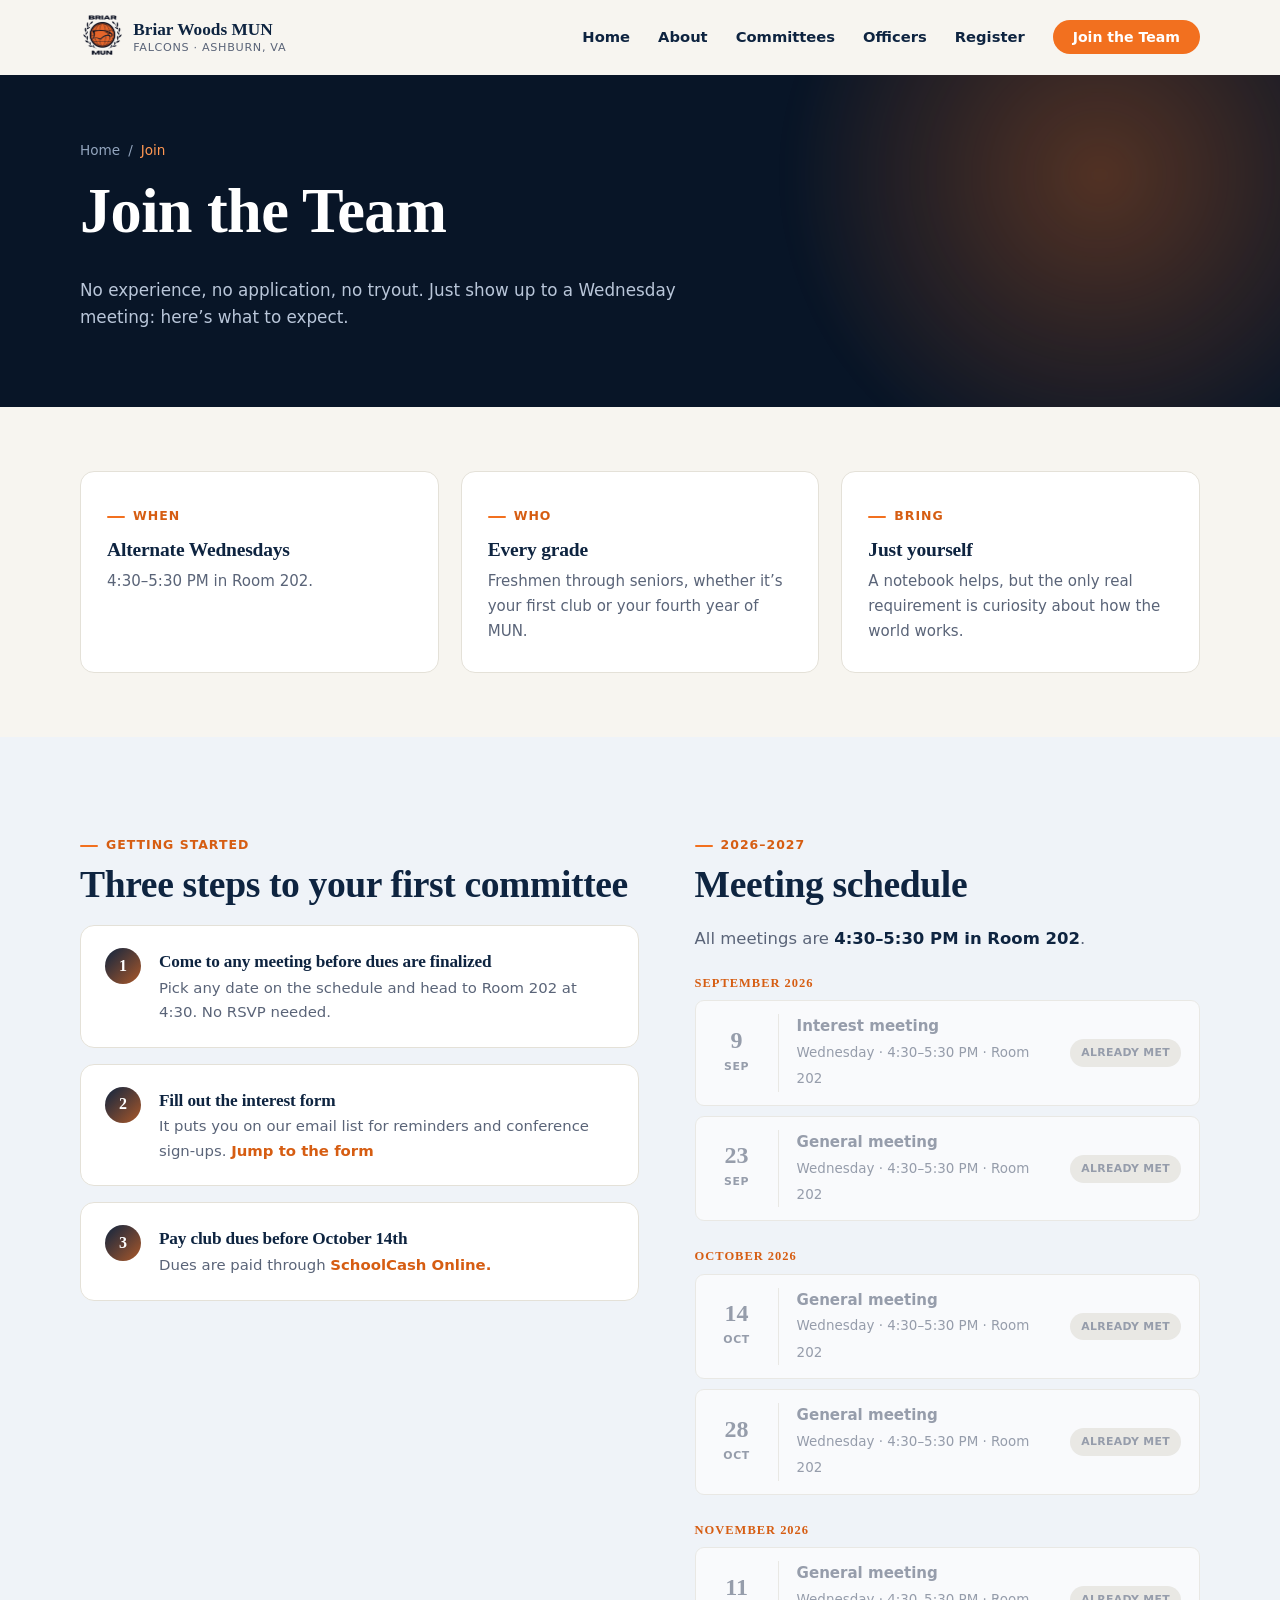
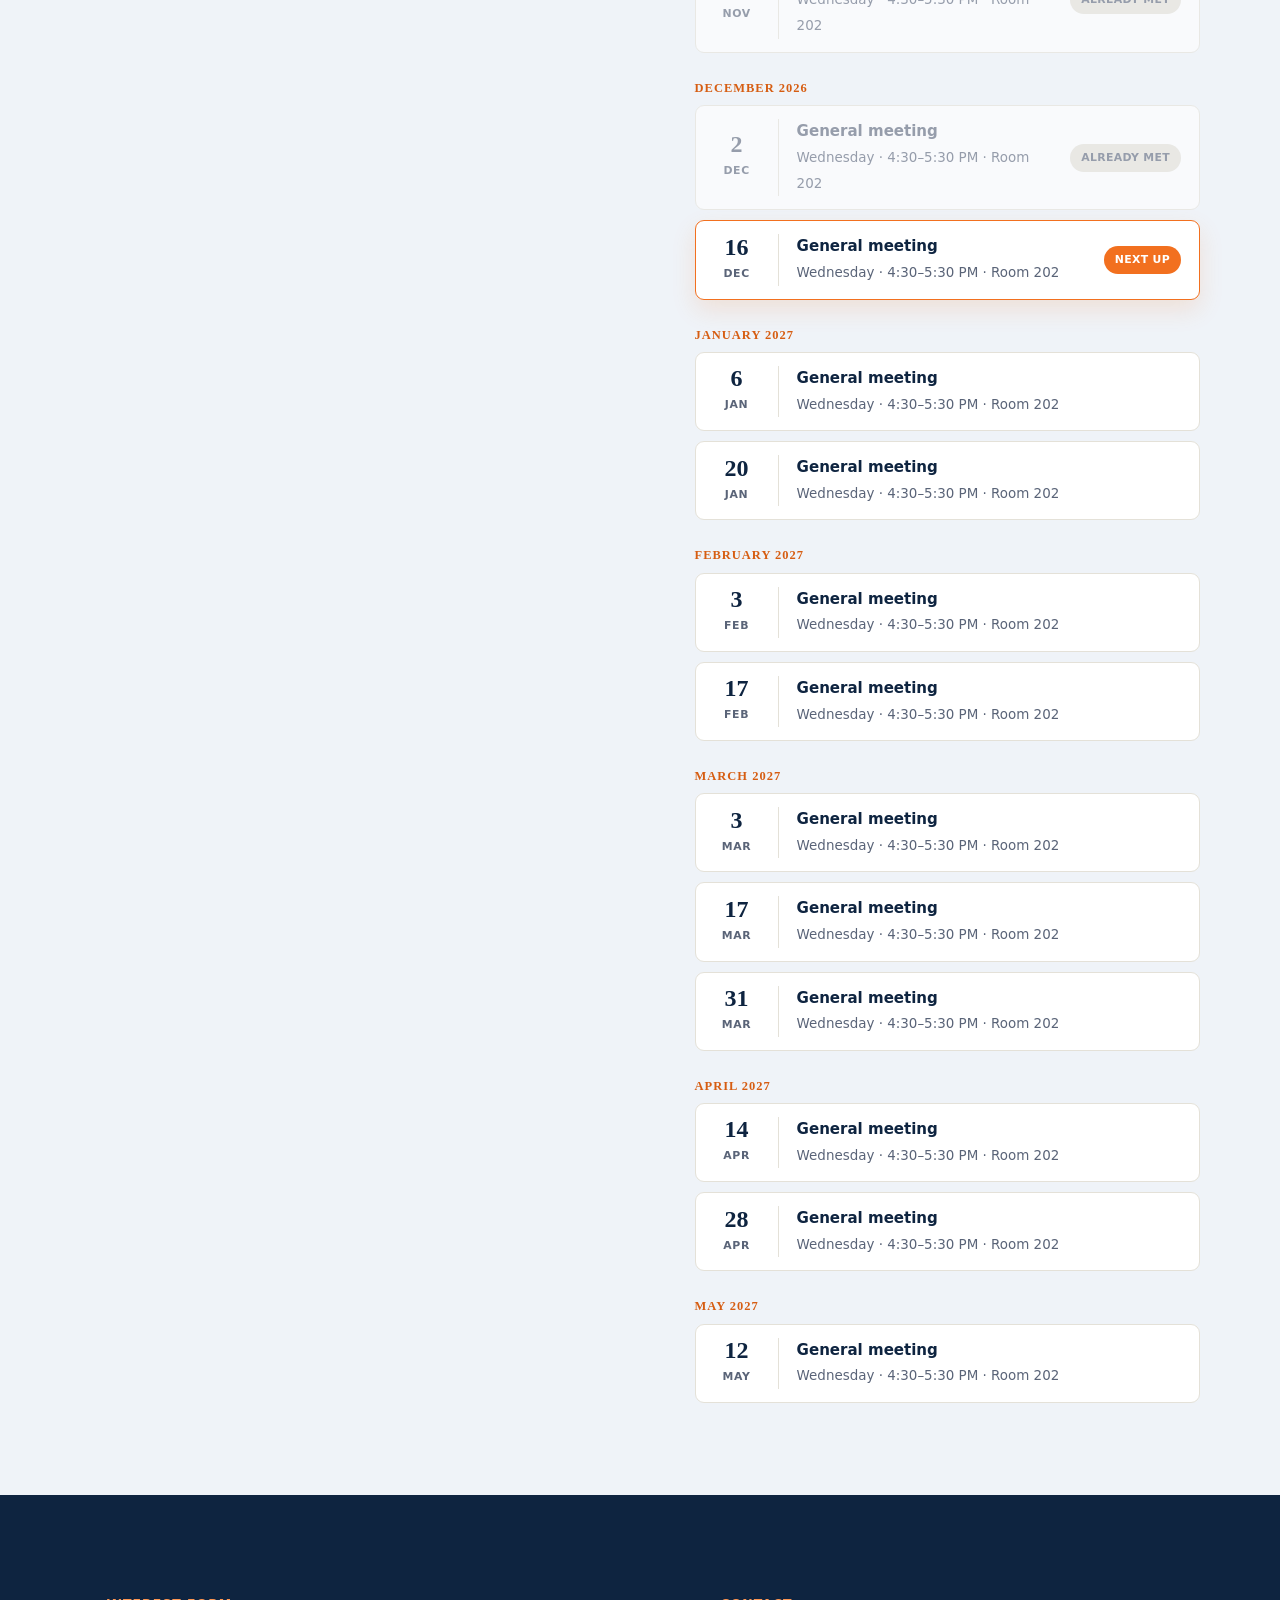
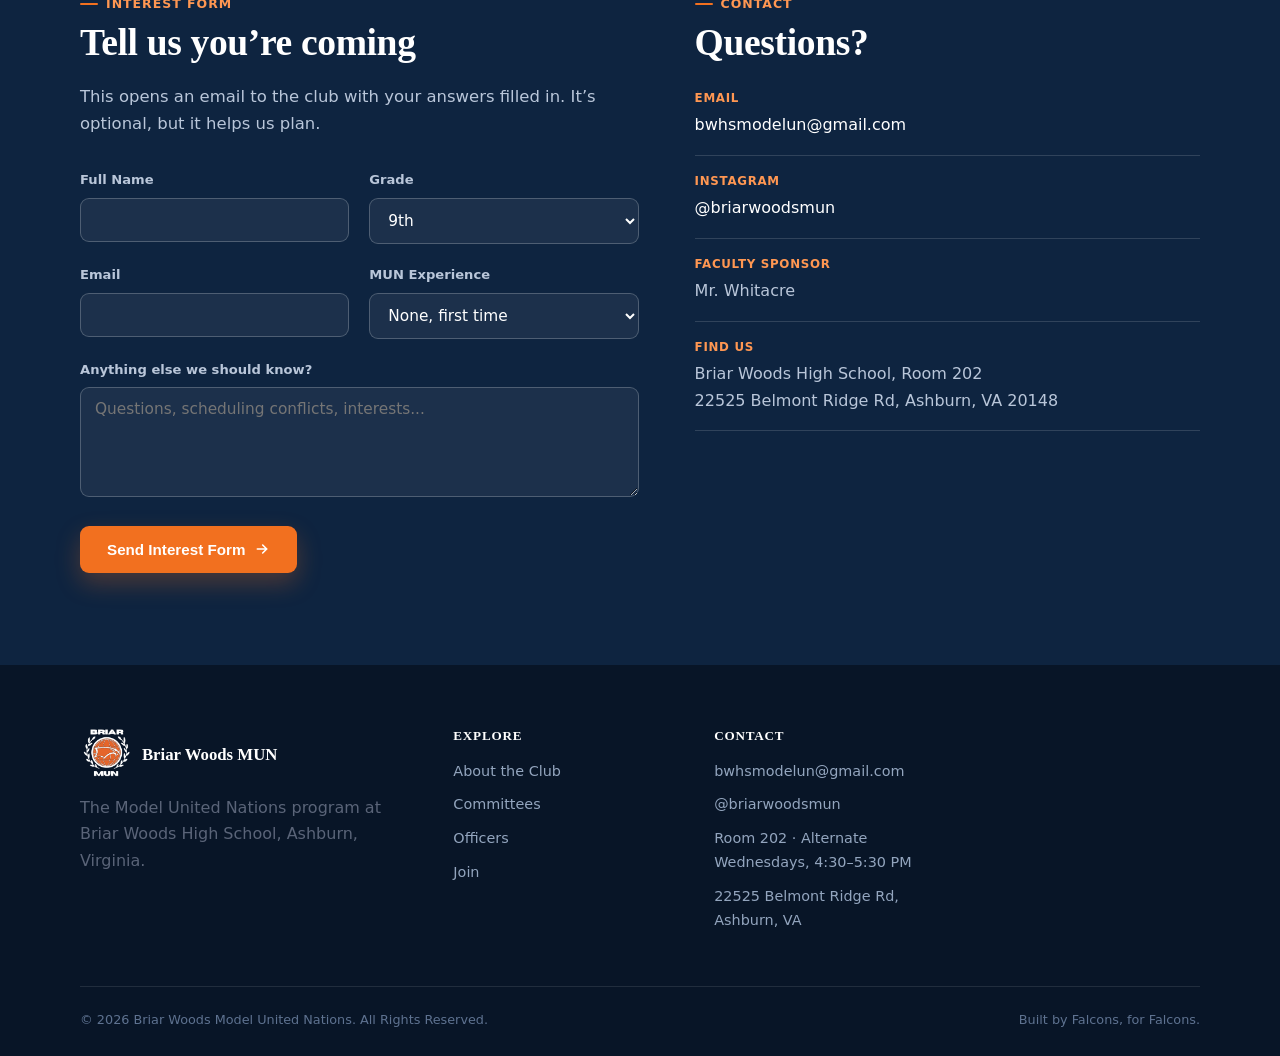
<file: join.html>
<!DOCTYPE html>
<html lang="en">
<head>
<meta charset="UTF-8">
<meta name="viewport" content="width=device-width, initial-scale=1.0">
<title>Join | Briar Woods MUN</title>
<meta name="description" content="How to join Briar Woods Model United Nations, plus the full meeting schedule.">
<style>
:root{
  --navy-deep:#081527;
  --navy:#0E2440;
  --navy-mid:#173355;
  --orange:#F2701F;
  --orange-light:#FF9752;
  --orange-dark:#D65D12;
  --paper:#F7F5F0;
  --mist:#EFF3F8;
  --white:#FFFFFF;
  --ink:#12203A;
  --ink-soft:#5A6478;
  --line:#E4E1D8;
  --line-mist:#DCE3EC;
  --line-navy:rgba(255,255,255,.14);
  --shadow-sm:0 2px 12px rgba(8,21,39,.07);
  --shadow-md:0 16px 36px rgba(8,21,39,.14);
  --shadow-lg:0 32px 64px rgba(8,21,39,.24);
  --radius:14px;
  --radius-sm:9px;
  --font-serif:'Newsreader', Georgia, serif;
  --font-sans:'Manrope', system-ui, -apple-system, sans-serif;
  --ease:cubic-bezier(.22,.9,.32,1);
  --maxw:1180px;
}

*,*::before,*::after{ box-sizing:border-box; }
html{ scroll-behavior:smooth; }
body{
  margin:0; background:var(--paper); color:var(--ink); font-family:var(--font-sans);
  line-height:1.65; -webkit-font-smoothing:antialiased;
}
h1,h2,h3,h4{ font-family:var(--font-serif); color:var(--navy); margin:0 0 .48em; line-height:1.14; font-weight:600; letter-spacing:-.01em; }
h1{ font-size:clamp(2.5rem,5.2vw,3.9rem); }
h2{ font-size:clamp(1.7rem,3vw,2.35rem); }
h3{ font-size:1.22rem; }
p{ margin:0 0 1em; color:var(--ink-soft); }
a{ color:inherit; text-decoration:none; }
img{ max-width:100%; display:block; }
ul{ margin:0; padding:0; list-style:none; }
em{ font-style:italic; color:var(--orange); }

.wrap{ max-width:var(--maxw); margin:0 auto; padding:0 30px; }
.center{ text-align:center; }
.mt-8{margin-top:8px;} .mt-12{margin-top:12px;} .mt-16{margin-top:16px;}
.mt-24{margin-top:24px;} .mt-32{margin-top:32px;} .mt-48{margin-top:48px;}

.eyebrow{
  display:inline-flex; align-items:center; gap:8px;
  font-size:.78rem; font-weight:700; letter-spacing:.08em; text-transform:uppercase; color:var(--orange-dark);
}
.eyebrow::before{ content:''; width:18px; height:2px; background:var(--orange); border-radius:2px; }
.eyebrow.on-dark{ color:var(--orange-light); }

@media (prefers-reduced-motion: reduce){
  *{ animation-duration:.001ms !important; animation-iteration-count:1 !important; transition-duration:.001ms !important; scroll-behavior:auto !important; }
}

/* ============================= BUTTONS ================================= */
.btn{
  display:inline-flex; align-items:center; gap:9px; font-weight:700; font-size:.95rem;
  padding:14px 26px; border-radius:var(--radius-sm); border:1.5px solid transparent; cursor:pointer;
  transition:transform .28s var(--ease), box-shadow .28s var(--ease), background .25s var(--ease), color .25s var(--ease), border-color .25s var(--ease);
}
.btn svg{ width:16px; height:16px; transition:transform .25s var(--ease); }
.btn:hover svg{ transform:translateX(3px); }
.btn:focus-visible{ outline:2.5px solid var(--orange); outline-offset:3px; }

.btn-primary{ background:var(--orange); color:#fff; box-shadow:0 10px 24px rgba(242,112,31,.28); }
.btn-primary:hover{ background:var(--orange-dark); transform:translateY(-3px); box-shadow:0 18px 34px rgba(242,112,31,.36); }

.btn-ghost-dark{ background:transparent; border-color:rgba(255,255,255,.4); color:#fff; }
.btn-ghost-dark:hover{ background:rgba(255,255,255,.1); border-color:#fff; transform:translateY(-3px); }

.btn-ghost-light{ background:transparent; border-color:var(--navy); color:var(--navy); }
.btn-ghost-light:hover{ background:var(--navy); color:#fff; transform:translateY(-3px); }

.btn-navy{ background:var(--navy); color:#fff; box-shadow:var(--shadow-sm); }
.btn-navy:hover{ background:var(--navy-deep); transform:translateY(-3px); box-shadow:var(--shadow-md); }

/* ============================== HEADER ================================= */
.site-header{
  position:sticky; top:0; z-index:100; background:rgba(247,245,240,.86);
  backdrop-filter:blur(12px); -webkit-backdrop-filter:blur(12px);
  border-bottom:1px solid transparent; transition:border-color .3s ease, box-shadow .3s ease;
}
.site-header.is-scrolled{ border-bottom-color:var(--line); box-shadow:0 4px 20px rgba(8,21,39,.06); }
.nav{ max-width:var(--maxw); margin:0 auto; padding:15px 30px; display:flex; align-items:center; justify-content:space-between; gap:20px; }
.brand{ display:flex; align-items:center; gap:11px; }
.brand-mark{ height:44px; width:auto; flex-shrink:0; transition:transform .4s var(--ease); }
.brand:hover .brand-mark{ transform:rotate(-6deg); }
.brand-text{ display:flex; flex-direction:column; line-height:1.2; }
.brand-text strong{ font-family:var(--font-serif); font-size:1.08rem; color:var(--navy); font-weight:600; }
.brand-text span{ font-size:.7rem; letter-spacing:.06em; text-transform:uppercase; color:var(--ink-soft); }

.nav-links{ display:flex; align-items:center; gap:28px; }
.nav-links li a{ font-size:.92rem; font-weight:600; color:var(--navy); position:relative; padding:6px 0; transition:color .2s ease; }
.nav-links li a::after{ content:''; position:absolute; left:0; bottom:0; height:2px; background:var(--orange); width:0; transition:width .3s var(--ease); border-radius:2px; }
.nav-links li a:hover::after, .nav-links li a.active::after{ width:100%; }
.nav-links li a.active{ color:var(--orange-dark); }
.nav-links li a.nav-cta{
  display:inline-flex; align-items:center; padding:10px 20px; border-radius:999px;
  background:var(--navy); color:#fff; font-size:.88rem; font-weight:700; line-height:1; white-space:nowrap;
  transition:background .2s ease;
}
.nav-links li a.nav-cta::after{ display:none; }
.nav-links li a.nav-cta:hover, .nav-links li a.nav-cta.active{ background:var(--orange); color:#fff; }

.nav-toggle{ display:none; background:none; border:none; font-size:1.5rem; color:var(--navy); cursor:pointer; }

@media (max-width:780px){
  .nav-toggle{ display:block; }
  .nav-links{
    position:fixed; top:100%; left:0; right:0; height:calc(100vh - 75px); height:calc(100dvh - 75px); background:var(--paper); flex-direction:column; align-items:stretch;
    padding:10px 30px 30px; transform:translateX(100%); transition:transform .4s var(--ease); overflow-y:auto;
    border-top:1px solid var(--line);
  }
  .nav-links.is-open{ transform:translateX(0); }
  .nav-links li{ border-bottom:1px solid var(--line); }
  .nav-links li:last-child{ border-bottom:none; }
  .nav-links li a{ display:block; padding:16px 2px; }
  .nav-links li a.nav-cta{ display:flex; justify-content:center; padding:14px 20px; margin:16px 0; }
}

/* ============================== HERO ==================================== */
.hero-glow{
  position:absolute; width:640px; height:640px; border-radius:50%; top:-220px; right:-140px;
  background:radial-gradient(circle, rgba(242,112,31,.32), transparent 70%);
  filter:blur(10px); animation:pulse-glow 9s ease-in-out infinite alternate; pointer-events:none;
}
.hero-glow.two{ top:auto; bottom:-260px; left:-180px; right:auto; width:520px; height:520px;
  background:radial-gradient(circle, rgba(23,51,85,.9), transparent 70%); animation-delay:-4s; }
@keyframes pulse-glow{ 0%{ transform:scale(1); opacity:.7; } 100%{ transform:scale(1.15); opacity:1; } }

@keyframes rise{ to{ opacity:1; transform:translateY(0); } }


/* ============================== SECTIONS ================================ */
.section{ padding:92px 0; }
.section.tight{ padding:64px 0; }
.section.on-navy{ background:var(--navy); color:#fff; }
.section.on-mist{ background:var(--mist); }
.section-head{ max-width:640px; }
.section-head.center{ margin-left:auto; margin-right:auto; text-align:center; }
.section-head p{ font-size:1.03rem; }

.page-hero{ background:var(--navy-deep); color:#fff; padding:64px 0 58px; position:relative; overflow:hidden; }
.page-hero .wrap{ position:relative; }
.breadcrumb{ font-size:.85rem; color:#93A5BE; margin-bottom:14px; }
.breadcrumb a{ color:#93A5BE; transition:color .2s ease; } .breadcrumb a:hover{ color:#fff; }
.breadcrumb .sep{ margin:0 8px; } .breadcrumb .current{ color:var(--orange-light); }
.page-hero h1{ color:#fff; }
.page-hero p{ color:#B9C6D9; max-width:62ch; margin-top:12px; font-size:1.05rem; }

/* ============================= PILLAR CARDS ============================= */
.pillar-grid{ display:grid; grid-template-columns:repeat(4,1fr); gap:22px; }
.pillar{
  background:var(--white); border:1px solid var(--line); border-radius:var(--radius);
  padding:30px 26px; position:relative; overflow:hidden; transition:transform .35s var(--ease), box-shadow .35s var(--ease), border-color .35s ease;
}
.pillar::before{ content:''; position:absolute; left:0; top:0; bottom:0; width:3px; background:var(--orange); transform:scaleY(0); transform-origin:top; transition:transform .4s var(--ease); }
.pillar:hover{ transform:translateY(-8px); box-shadow:var(--shadow-md); border-color:transparent; }
.pillar:hover::before{ transform:scaleY(1); }
.pillar-num{ font-family:var(--font-serif); font-size:.9rem; color:var(--line); font-weight:600; }
.pillar h3{ margin:14px 0 8px; }
.pillar p{ font-size:.94rem; margin:0; }

/* ============================== CTA BANNER =============================== */
.cta-banner{
  background:linear-gradient(120deg, var(--navy) 0%, var(--navy-mid) 100%);
  border-radius:var(--radius); padding:40px 44px; color:#fff; position:relative; overflow:hidden;
  display:flex; align-items:center; justify-content:space-between; gap:26px; flex-wrap:wrap; box-shadow:var(--shadow-md);
}
.cta-banner::after{
  content:''; position:absolute; width:340px; height:340px; border-radius:50%; right:-120px; top:-140px;
  background:radial-gradient(circle, rgba(242,112,31,.28), transparent 70%);
}
.cta-banner h3{ color:#fff; margin-bottom:6px; position:relative; }
.cta-banner p{ color:#c9d6e6; margin:0; position:relative; }
.cta-banner .btn{ position:relative; }

/* ============================== OFFICER CARDS ============================= */
.officer-grid{ display:grid; grid-template-columns:repeat(4,1fr); gap:22px; }
.officer-card{
  background:var(--white); border:1px solid var(--line); border-radius:var(--radius); text-align:center;
  padding:30px 22px 26px; transition:transform .35s var(--ease), box-shadow .35s var(--ease);
}
.officer-card:hover{ transform:translateY(-8px); box-shadow:var(--shadow-md); }
.officer-card.on-navy{ background:var(--navy-mid); border-color:var(--line-navy); }
.avatar{
  width:64px; height:64px; margin:0 auto 16px; border-radius:50%; display:flex; align-items:center; justify-content:center;
  font-family:var(--font-serif); font-weight:600; font-size:1.05rem; color:#fff;
  background:linear-gradient(135deg, var(--navy) 0%, var(--orange) 145%);
  transition:transform .35s var(--ease);
}
.officer-card:hover .avatar{ transform:scale(1.08) rotate(-4deg); }
.officer-role{
  display:inline-block; font-size:.75rem; font-weight:700; color:var(--orange-dark); text-transform:uppercase;
  letter-spacing:.05em; margin:5px 0 10px;
}
.officer-card.on-navy .officer-role{ color:var(--orange-light); }
.officer-card.on-navy h3{ color:#fff; }
.officer-card.on-navy p{ color:#c3d0e2; }

/* ============================== COMMITTEES ================================ */
.committee-grid{ display:grid; grid-template-columns:repeat(3,1fr); gap:20px; }
.committee-card{
  background:var(--white); border:1px solid var(--line); border-radius:var(--radius); padding:24px 24px 22px;
  transition:transform .3s var(--ease), box-shadow .3s var(--ease);
}
.committee-card:hover{ transform:translateY(-6px); box-shadow:var(--shadow-md); }
.committee-head{ display:flex; justify-content:space-between; align-items:flex-start; gap:10px; margin-bottom:12px; }
.committee-abbr{ display:block; font-family:var(--font-serif); font-weight:700; color:var(--orange-dark); font-size:.86rem; letter-spacing:.03em; }
.committee-head h3{ margin:2px 0 0; font-size:1.06rem; }
.level{ flex-shrink:0; font-size:.68rem; font-weight:700; text-transform:uppercase; letter-spacing:.03em; padding:5px 11px; border-radius:999px; white-space:nowrap; }
.level.beg{ background:#E6F5EC; color:#1C7A41; }
.level.int{ background:#FFF1E0; color:#B3620A; }
.level.adv{ background:#FDE7E7; color:#C0392B; }
.committee-card p{ font-size:.9rem; margin:0; }

/* Accordion */
.accordion{ border-top:1px solid var(--line); }
.accordion-item{ border-bottom:1px solid var(--line); }
.accordion-btn{
  width:100%; background:none; border:none; text-align:left; cursor:pointer; display:flex; justify-content:space-between;
  align-items:center; gap:20px; padding:20px 2px; font-family:var(--font-serif); font-size:1.05rem; color:var(--navy);
  transition:color .2s ease;
}
.accordion-btn:hover{ color:var(--orange-dark); }
.accordion-btn .plus{ font-size:1.3rem; color:var(--orange); flex-shrink:0; transition:transform .35s var(--ease); font-family:var(--font-sans); }
.accordion-item.is-open .plus{ transform:rotate(45deg); }
.accordion-panel{ max-height:0; overflow:hidden; transition:max-height .4s var(--ease); }
.accordion-panel-inner{ padding:0 2px 22px; font-size:.96rem; color:var(--ink-soft); max-width:70ch; }

/* ============================== FORM / JOIN =============================== */
.info-strip{ display:grid; grid-template-columns:repeat(3,1fr); gap:22px; }
.info-card{
  background:var(--white); border:1px solid var(--line); border-radius:var(--radius); padding:28px 26px;
  transition:transform .3s var(--ease), box-shadow .3s var(--ease);
}
.info-card:hover{ transform:translateY(-6px); box-shadow:var(--shadow-md); }

form{ display:grid; gap:20px; }
.form-grid{ display:grid; grid-template-columns:1fr 1fr; gap:20px; }
.field.full{ grid-column:1 / -1; }
.field label{ display:block; font-size:.82rem; font-weight:700; color:var(--navy); margin-bottom:7px; }
.field.on-dark label{ color:#B9C6D9; }
.field input, .field select, .field textarea{
  width:100%; font-family:var(--font-sans); font-size:.96rem; color:var(--ink); padding:12px 14px;
  border-radius:var(--radius-sm); border:1.5px solid var(--line); background:var(--white);
  transition:border-color .2s ease, box-shadow .2s ease;
}
.field.on-dark input, .field.on-dark select, .field.on-dark textarea{
  background:rgba(255,255,255,.06); border-color:rgba(255,255,255,.22); color:#fff;
}
.field select option{ color:#000; }
.field input:focus, .field select:focus, .field textarea:focus{ outline:none; border-color:var(--orange); box-shadow:0 0 0 4px rgba(242,112,31,.15); }
.field textarea{ resize:vertical; min-height:110px; }

.form-success{
  display:none; align-items:center; gap:12px; background:rgba(46,164,101,.14); border:1px solid rgba(46,164,101,.4);
  color:#bdeccf; padding:14px 18px; border-radius:var(--radius-sm); font-size:.92rem;
}
.form-success.is-visible{ display:flex; animation:rise .5s var(--ease); }
.form-success svg{ width:20px; height:20px; color:#4ADE80; flex-shrink:0; }

/* ============================== FOOTER ===================================== */
.site-footer{ background:var(--navy-deep); color:#93A5BE; padding:64px 0 26px; }
.footer-grid{ display:grid; grid-template-columns:1.5fr 1fr 1fr 1fr; gap:36px; }
.footer-brand{ display:flex; align-items:center; gap:12px; margin-bottom:14px; }
.footer-brand .brand-mark{ height:52px; }
.footer-brand strong{ font-family:var(--font-serif); color:#fff; font-size:1.05rem; }
.site-footer h4{ color:#fff; font-size:.82rem; text-transform:uppercase; letter-spacing:.06em; margin-bottom:16px; }
.site-footer ul li{ margin-bottom:10px; font-size:.9rem; }
.site-footer ul li a{ color:#93A5BE; transition:color .2s ease; } .site-footer ul li a:hover{ color:var(--orange-light); }
.footer-bottom{
  border-top:1px solid rgba(255,255,255,.1); margin-top:44px; padding-top:22px; display:flex;
  justify-content:space-between; flex-wrap:wrap; gap:8px; font-size:.8rem; color:#5E7290;
}

/* ============================== REVEAL ====================================== */
.reveal{ opacity:0; transform:translateY(20px); transition:opacity .7s var(--ease), transform .7s var(--ease); }
.reveal.in-view{ opacity:1; transform:translateY(0); }

/* ============================== RESPONSIVE =================================== */
@media (max-width:980px){
  .pillar-grid, .officer-grid{ grid-template-columns:repeat(2,1fr); }
  .committee-grid{ grid-template-columns:repeat(2,1fr); }
  .footer-grid{ grid-template-columns:1fr 1fr; }
  .info-strip{ grid-template-columns:1fr; }
}
@media (max-width:680px){
  .pillar-grid, .officer-grid, .committee-grid{ grid-template-columns:1fr; }
  .form-grid{ grid-template-columns:1fr; }
  .cta-banner{ flex-direction:column; align-items:flex-start; }
  .footer-grid{ grid-template-columns:1fr; }
}

/* ============================== PAGE ADDITIONS ============================ */
.two-col{ display:grid; grid-template-columns:1.05fr .95fr; gap:56px; align-items:start; }
.sticky{ position:sticky; top:96px; }
ol.steps, ol.schedule{ margin:0; padding:0; list-style:none; }
/* the off-canvas mobile menu sits past the right edge; clip it so the page doesn't scroll sideways */
body{ overflow-x:clip; }

.facts div{ display:flex; justify-content:space-between; gap:18px; padding:13px 0; border-bottom:1px solid var(--line); font-size:.94rem; }
.facts div:last-child{ border-bottom:none; padding-bottom:0; }
.facts dt{ color:var(--ink-soft); }
.facts dd{ margin:0; color:var(--navy); font-weight:600; text-align:right; }
.facts a{ color:var(--orange-dark); }

.info-card .eyebrow{ margin-bottom:12px; }
.info-card h3{ margin-bottom:8px; }
.info-card p{ font-size:.94rem; margin:0; }
.info-card a{ color:var(--orange-dark); font-weight:600; }

.avatar svg{ width:28px; height:28px; }
.officer-card p{ font-size:.9rem; margin:0; }
.sponsor-card{ display:flex; align-items:center; gap:22px; max-width:620px; margin:0 auto; text-align:left; }
.sponsor-card .avatar{ margin:0; flex-shrink:0; }
.sponsor-card h3{ margin:4px 0 2px; }
.sponsor-card p{ margin:0; font-size:.94rem; }

.committee-card .committee-abbr{ margin-bottom:6px; }
.committee-card h3{ margin:0 0 10px; font-size:1.12rem; }

.steps{ display:grid; gap:16px; counter-reset:step; }
.steps li{ counter-increment:step; display:flex; gap:18px; background:var(--white); border:1px solid var(--line); border-radius:var(--radius); padding:22px 24px; }
.steps li::before{
  content:counter(step); flex-shrink:0; width:36px; height:36px; border-radius:50%; display:flex; align-items:center; justify-content:center;
  font-family:var(--font-serif); font-weight:600; color:#fff; background:linear-gradient(135deg, var(--navy) 0%, var(--orange) 145%);
}
.steps h3{ margin:4px 0 4px; font-size:1.08rem; }
.steps p{ margin:0; font-size:.93rem; }
.steps a{ color:var(--orange-dark); font-weight:600; }

.schedule-month{ font-size:.78rem; font-weight:700; letter-spacing:.08em; text-transform:uppercase; color:var(--orange-dark); margin:28px 0 10px; }
.schedule-month:first-child{ margin-top:0; }
.schedule{ display:grid; gap:10px; }
.schedule li{
  display:flex; align-items:center; gap:18px; background:var(--white); border:1px solid var(--line); border-radius:var(--radius-sm);
  padding:13px 18px; transition:border-color .25s ease, box-shadow .25s ease;
}
.schedule .date{ width:46px; flex-shrink:0; text-align:center; }
.schedule .date strong{ display:block; font-family:var(--font-serif); font-size:1.5rem; line-height:1; color:var(--navy); }
.schedule .date span{ font-size:.68rem; font-weight:700; letter-spacing:.06em; text-transform:uppercase; color:var(--ink-soft); }
.schedule .info{ flex:1; border-left:1px solid var(--line); padding-left:18px; }
.schedule .info strong{ display:block; font-size:.94rem; color:var(--navy); }
.schedule .info span{ font-size:.84rem; color:var(--ink-soft); }
.schedule .tag{ flex-shrink:0; font-size:.68rem; font-weight:700; text-transform:uppercase; letter-spacing:.03em; padding:5px 11px; border-radius:999px; background:var(--orange); color:#fff; }
.schedule .tag.tag-past{ background:var(--line); color:var(--ink-soft); }
.schedule li.next{ border-color:var(--orange); box-shadow:0 10px 24px rgba(242,112,31,.14); }
.schedule li.past{ opacity:.6; }
.schedule li.past .date strong, .schedule li.past .info strong{ color:var(--ink-soft); }
.schedule-note{ font-size:.92rem; }
.schedule-note strong{ color:var(--navy); }

.contact-list li{ padding:16px 0; border-bottom:1px solid var(--line-navy); }
.contact-list li:first-child{ padding-top:0; }
.contact-list span{ display:block; font-size:.74rem; font-weight:700; letter-spacing:.06em; text-transform:uppercase; color:var(--orange-light); margin-bottom:4px; }
.contact-list p, .contact-list a{ color:#fff; margin:0; }
.contact-list a:hover{ color:var(--orange-light); }

.on-navy h2{ color:#fff; }
.on-navy p{ color:#B9C6D9; }

@media (max-width:980px){
  .two-col{ grid-template-columns:1fr; gap:44px; }
  .sticky{ position:static; }
}
</style>
</head>
<body>
<header class="site-header">
<nav class="nav">
<a href="index.html" class="brand">
<img class="brand-mark" src="[data-uri]" alt="Briar MUN logo">
<span class="brand-text"><strong>Briar Woods MUN</strong><span>Falcons &middot; Ashburn, VA</span></span>
</a>
<button class="nav-toggle" aria-label="Toggle navigation" aria-expanded="false">&#9776;</button>
<ul class="nav-links">
<li><a href="index.html">Home</a></li>
<li><a href="about.html">About</a></li>
<li><a href="committees.html">Committees</a></li>
<li><a href="officers.html">Officers</a></li>
<li><a href="register.html">Register</a></li>
<li><a href="join.html" class="nav-cta">Join the Team</a></li>
</ul>
</nav>
</header>

<section class="page-hero">
<div class="hero-glow"></div>
<div class="wrap">
<div class="breadcrumb"><a href="index.html">Home</a><span class="sep">/</span><span class="current">Join</span></div>
<h1>Join the Team</h1>
<p>No experience, no application, no tryout. Just show up to a Wednesday meeting: here&rsquo;s what to expect.</p>
</div>
</section>

<section class="section tight">
<div class="wrap">
<div class="info-strip">
<div class="info-card">
<span class="eyebrow">When</span>
<h3>Alternate Wednesdays</h3>
<p>4:30&ndash;5:30 PM in Room 202.</p>
</div>
<div class="info-card">
<span class="eyebrow">Who</span>
<h3>Every grade</h3>
<p>Freshmen through seniors, whether it&rsquo;s your first club or your fourth year of MUN.</p>
</div>
<div class="info-card">
<span class="eyebrow">Bring</span>
<h3>Just yourself</h3>
<p>A notebook helps, but the only real requirement is curiosity about how the world works.</p>
</div>
</div>
</div>
</section>

<section class="section on-mist" id="schedule">
<div class="wrap two-col">
<div class="sticky">
<div class="section-head">
<span class="eyebrow">Getting Started</span>
<h2 class="mt-8">Three steps to your first committee</h2>
</div>
<ol class="steps mt-24">
<li><div><h3>Come to any meeting before dues are finalized</h3><p>Pick any date on the schedule and head to Room 202 at 4:30. No RSVP needed.</p></div></li>
<li><div><h3>Fill out the interest form</h3><p>It puts you on our email list for reminders and conference sign-ups. <a href="#interest">Jump to the form</a></p></div></li>
<li><div><h3>Pay club dues before October 14th</h3><p>Dues are paid through <a href="https://lcps.schoolcashonline.com/Fee/Details/70143/371/False/True">SchoolCash Online.</a></p></div></li>
</ol>
</div>
<div>
<div class="section-head">
<span class="eyebrow">2026&ndash;2027</span>
<h2 class="mt-8">Meeting schedule</h2>
<p class="schedule-note">All meetings are <strong>4:30&ndash;5:30 PM in Room 202</strong>.</p>
</div>
<div id="schedule-list" class="mt-24"></div>
</div>
</div>
</section>

<section class="section on-navy" id="interest">
<div class="wrap two-col">
<div>
<div class="section-head">
<span class="eyebrow on-dark">Interest Form</span>
<h2 class="mt-8">Tell us you&rsquo;re coming</h2>
<p class="mt-16">This opens an email to the club with your answers filled in. It&rsquo;s optional, but it helps us plan.</p>
</div>
<form id="join-form" class="mt-32">
<div class="form-grid">
<div class="field on-dark">
<label for="f-name">Full Name</label>
<input id="f-name" name="name" type="text" required autocomplete="name">
</div>
<div class="field on-dark">
<label for="f-grade">Grade</label>
<select id="f-grade" name="grade">
<option>9th</option>
<option>10th</option>
<option>11th</option>
<option>12th</option>
</select>
</div>
<div class="field on-dark">
<label for="f-email">Email</label>
<input id="f-email" name="email" type="email" required autocomplete="email">
</div>
<div class="field on-dark">
<label for="f-exp">MUN Experience</label>
<select id="f-exp" name="experience">
<option>None, first time</option>
<option>Some, 1&ndash;2 conferences</option>
<option>Experienced, 3+ conferences</option>
</select>
</div>
<div class="field on-dark full">
<label for="f-notes">Anything else we should know?</label>
<textarea id="f-notes" name="notes" placeholder="Questions, scheduling conflicts, interests..."></textarea>
</div>
</div>
<div><button type="submit" class="btn btn-primary">Send Interest Form <svg viewBox="0 0 24 24" fill="none" stroke="currentColor" stroke-width="2.4" stroke-linecap="round"><path d="M5 12h14M13 6l6 6-6 6"/></svg></button></div>
<div id="form-success" class="form-success" role="status">
<svg viewBox="0 0 24 24" fill="none" stroke="currentColor" stroke-width="2.4" stroke-linecap="round" stroke-linejoin="round"><path d="M20 6L9 17l-5-5"/></svg>
Your email app should open with everything filled in. Hit send there and you&rsquo;re done.
</div>
</form>
</div>
<div>
<div class="section-head">
<span class="eyebrow on-dark">Contact</span>
<h2 class="mt-8">Questions?</h2>
</div>
<ul class="contact-list mt-24">
<li><span>Email</span><a href="mailto:bwhsmodelun@gmail.com">bwhsmodelun@gmail.com</a></li>
<li><span>Instagram</span><a href="https://www.instagram.com/briarwoodsmun/">@briarwoodsmun</a></li>
<li><span>Faculty Sponsor</span><p>Mr. Whitacre</p></li>
<li><span>Find Us</span><p>Briar Woods High School, Room 202<br>22525 Belmont Ridge Rd, Ashburn, VA 20148</p></li>
</ul>
</div>
</div>
</section>

<footer class="site-footer">
<div class="wrap">
<div class="footer-grid">
<div>
<div class="footer-brand">
<img class="brand-mark" src="[data-uri]" alt="Briar MUN logo">
<strong>Briar Woods MUN</strong>
</div>
<p>The Model United Nations program at Briar Woods High School, Ashburn, Virginia.</p>
</div>
<div>
<h4>Explore</h4>
<ul>
<li><a href="about.html">About the Club</a></li>
<li><a href="committees.html">Committees</a></li>
<li><a href="officers.html">Officers</a></li>
<li><a href="join.html">Join</a></li>
</ul>
</div>
<div>
<h4>Contact</h4>
<ul>
<li><a href="mailto:bwhsmodelun@gmail.com">bwhsmodelun@gmail.com</a></li>
<li><a href="https://www.instagram.com/briarwoodsmun/">@briarwoodsmun</a></li>
<li>Room 202 &middot; Alternate Wednesdays, 4:30&ndash;5:30 PM</li>
<li>22525 Belmont Ridge Rd, Ashburn, VA</li>
</ul>
</div>
</div>
<div class="footer-bottom">
<span>&copy; 2026 Briar Woods Model United Nations. All Rights Reserved.</span>
<span>Built by Falcons, for Falcons.</span>
</div>
</div>
</footer>
<script src="meetings.js"></script>
<script>
document.addEventListener('DOMContentLoaded', () => {

  /* ---- sticky header shadow ---- */
  const header = document.querySelector('.site-header');
  const onScroll = () => header.classList.toggle('is-scrolled', window.scrollY > 10);
  onScroll();
  window.addEventListener('scroll', onScroll, { passive:true });

  /* ---- mobile nav ---- */
  const navToggle = document.querySelector('.nav-toggle');
  const navLinks = document.querySelector('.nav-links');
  navToggle.addEventListener('click', () => {
    const open = navLinks.classList.toggle('is-open');
    navToggle.setAttribute('aria-expanded', String(open));
    navToggle.innerHTML = open ? '&times;' : '&#9776;';
  });
  navLinks.querySelectorAll('a').forEach(a => a.addEventListener('click', () => {
    navLinks.classList.remove('is-open');
    navToggle.setAttribute('aria-expanded', 'false');
    navToggle.innerHTML = '&#9776;';
  }));

  /* ---- active nav link ---- */
  const current = location.pathname.split('/').pop() || 'index.html';
  document.querySelectorAll('.nav-links a').forEach(a => {
    if (a.getAttribute('href') === current) a.classList.add('active');
  });

  /* ---- meeting schedule ----
     Dates live in meetings.js (MEETING_SCHEDULE) so updating the
     schedule never requires touching this rendering logic. ---- */
  const scheduleEl = document.getElementById('schedule-list');
  if (scheduleEl && typeof MEETING_SCHEDULE !== 'undefined') {
    const nextIdx = getNextMeetingIndex();

    let month = '';
    let list;
    MEETING_SCHEDULE.forEach((m, i) => {
      const name = m.date.toLocaleDateString('en-US', { month:'long', year:'numeric' });
      if (name !== month) {
        month = name;
        const h = document.createElement('h3');
        h.className = 'schedule-month';
        h.textContent = name;
        list = document.createElement('ol');
        list.className = 'schedule';
        scheduleEl.append(h, list);
      }
      const isNext = i === nextIdx;
      const isPast = nextIdx === -1 || i < nextIdx;
      const li = document.createElement('li');
      if (isNext) li.className = 'next';
      else if (isPast) li.className = 'past';
      let tag = '';
      if (isNext) tag = '<span class="tag">Next up</span>';
      else if (isPast) tag = '<span class="tag tag-past">Already met</span>';
      li.innerHTML = `
        <div class="date"><strong>${m.date.getDate()}</strong><span>${m.date.toLocaleDateString('en-US', { month:'short' })}</span></div>
        <div class="info"><strong>${m.label}</strong><span>Wednesday &middot; 4:30&ndash;5:30 PM &middot; Room 202</span></div>
        ${tag}`;
      list.appendChild(li);
    });
  }

  /* ---- scroll reveal ---- */
  const revealEls = document.querySelectorAll('.pillar, .officer-card, .committee-card, .info-card, .cta-banner, .section-head, .steps li');
  if ('IntersectionObserver' in window) {
    revealEls.forEach(el => el.classList.add('reveal'));
    const ro = new IntersectionObserver((entries) => {
      entries.forEach((entry, i) => {
        if (entry.isIntersecting) {
          setTimeout(() => entry.target.classList.add('in-view'), (i % 5) * 80);
          ro.unobserve(entry.target);
        }
      });
    }, { threshold:.12 });
    revealEls.forEach(el => ro.observe(el));
  }

  /* ---- accordion ---- */
  document.querySelectorAll('.accordion-item').forEach(item => {
    const btn = item.querySelector('.accordion-btn');
    const panel = item.querySelector('.accordion-panel');
    btn.addEventListener('click', () => {
      const isOpen = item.classList.contains('is-open');
      document.querySelectorAll('.accordion-item.is-open').forEach(other => {
        if (other !== item) {
          other.classList.remove('is-open');
          other.querySelector('.accordion-panel').style.maxHeight = null;
        }
      });
      item.classList.toggle('is-open', !isOpen);
      btn.setAttribute('aria-expanded', String(!isOpen));
      panel.style.maxHeight = !isOpen ? panel.scrollHeight + 'px' : null;
    });
  });

  /* ---- join form: opens the visitor's mail app with their answers filled in ---- */
  const form = document.getElementById('join-form');
  if (form) {
    form.addEventListener('submit', (e) => {
      e.preventDefault();
      const data = new FormData(form);
      const body = [
        `Name: ${data.get('name')}`,
        `Grade: ${data.get('grade')}`,
        `Email: ${data.get('email')}`,
        `MUN experience: ${data.get('experience')}`,
        '',
        data.get('notes'),
      ].join('\n');
      const subject = `Joining Briar Woods MUN - ${data.get('name')}`;
      location.href = `mailto:bwhsmodelun@gmail.com?subject=${encodeURIComponent(subject)}&body=${encodeURIComponent(body)}`;
      document.getElementById('form-success').classList.add('is-visible');
    });
  }

});
</script>
</body>
</html>
</file>
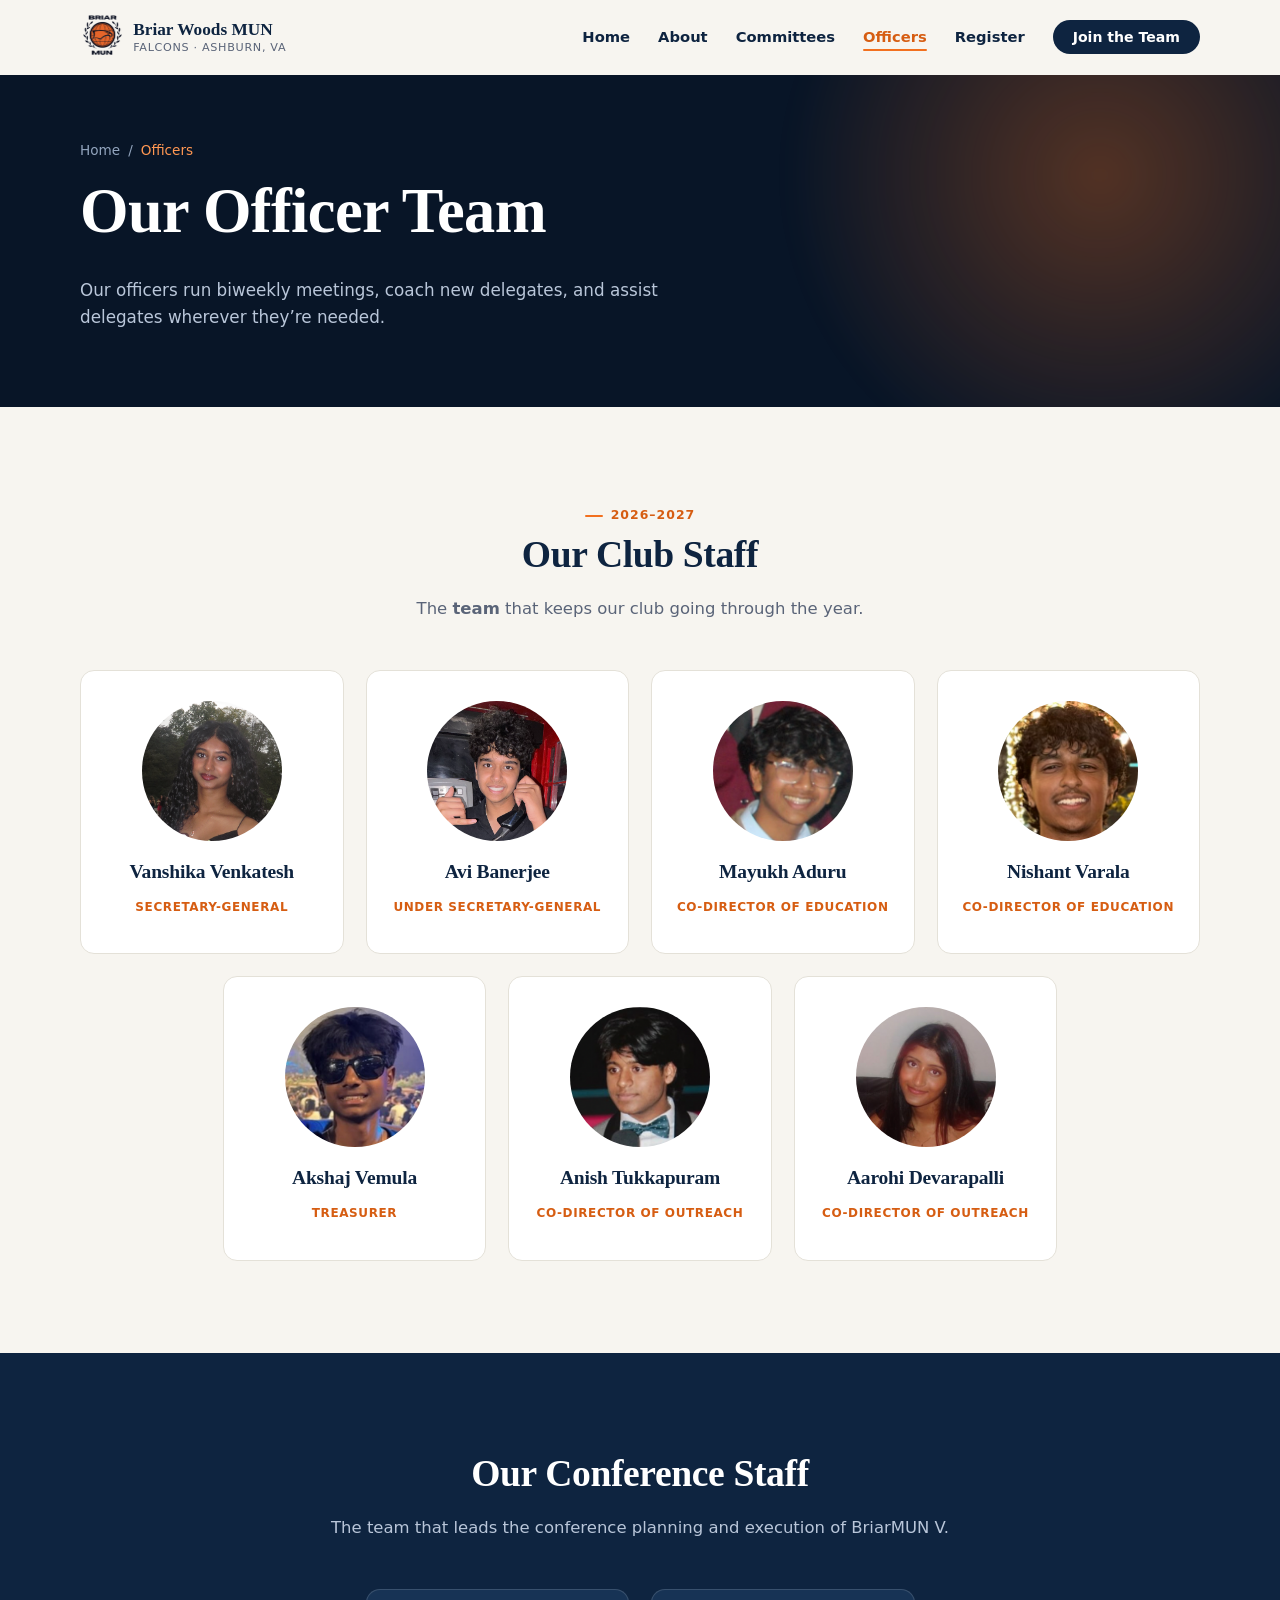
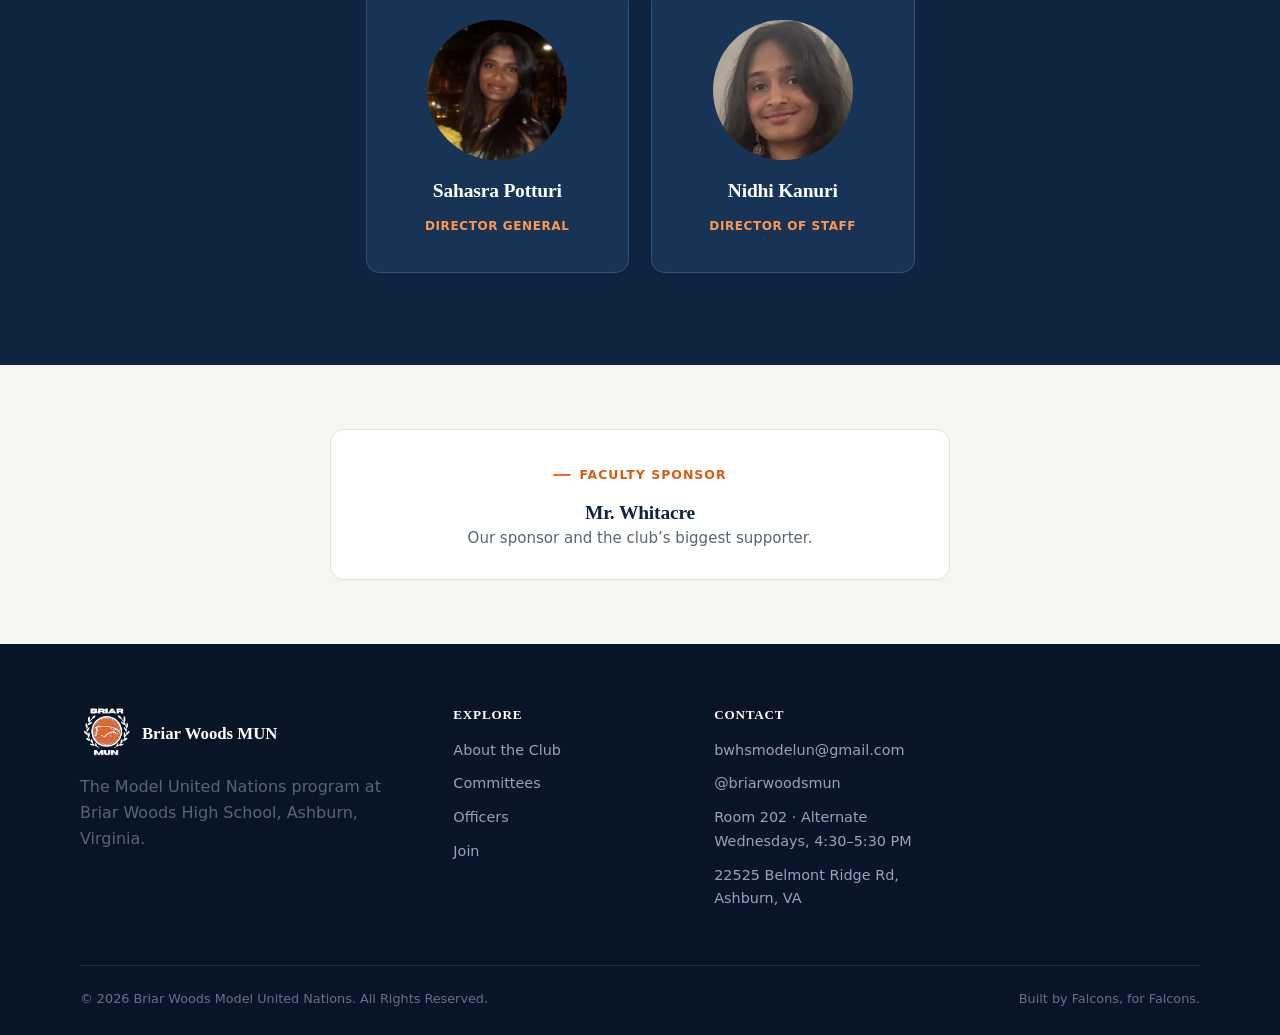
<file: officers.html>
<!DOCTYPE html>
<html lang="en">
<head>
<meta charset="UTF-8">
<meta name="viewport" content="width=device-width, initial-scale=1.0">
<title>Officers | Briar Woods MUN</title>
<meta name="description" content="Meet the 2026-2027 officers of Briar Woods Model United Nations.">
<style>
:root{
  --navy-deep:#081527;
  --navy:#0E2440;
  --navy-mid:#173355;
  --orange:#F2701F;
  --orange-light:#FF9752;
  --orange-dark:#D65D12;
  --paper:#F7F5F0;
  --mist:#EFF3F8;
  --white:#FFFFFF;
  --ink:#12203A;
  --ink-soft:#5A6478;
  --line:#E4E1D8;
  --line-mist:#DCE3EC;
  --line-navy:rgba(255,255,255,.14);
  --shadow-sm:0 2px 12px rgba(8,21,39,.07);
  --shadow-md:0 16px 36px rgba(8,21,39,.14);
  --shadow-lg:0 32px 64px rgba(8,21,39,.24);
  --radius:14px;
  --radius-sm:9px;
  --font-serif:'Newsreader', Georgia, serif;
  --font-sans:'Manrope', system-ui, -apple-system, sans-serif;
  --ease:cubic-bezier(.22,.9,.32,1);
  --maxw:1180px;
}

*,*::before,*::after{ box-sizing:border-box; }
html{ scroll-behavior:smooth; }
body{
  margin:0; background:var(--paper); color:var(--ink); font-family:var(--font-sans);
  line-height:1.65; -webkit-font-smoothing:antialiased;
}
h1,h2,h3,h4{ font-family:var(--font-serif); color:var(--navy); margin:0 0 .48em; line-height:1.14; font-weight:600; letter-spacing:-.01em; }
h1{ font-size:clamp(2.5rem,5.2vw,3.9rem); }
h2{ font-size:clamp(1.7rem,3vw,2.35rem); }
h3{ font-size:1.22rem; }
p{ margin:0 0 1em; color:var(--ink-soft); }
a{ color:inherit; text-decoration:none; }
img{ max-width:100%; display:block; }
ul{ margin:0; padding:0; list-style:none; }
em{ font-style:italic; color:var(--orange); }

.wrap{ max-width:var(--maxw); margin:0 auto; padding:0 30px; }
.center{ text-align:center; }
.mt-8{margin-top:8px;} .mt-12{margin-top:12px;} .mt-16{margin-top:16px;}
.mt-24{margin-top:24px;} .mt-32{margin-top:32px;} .mt-48{margin-top:48px;}

.eyebrow{
  display:inline-flex; align-items:center; gap:8px;
  font-size:.78rem; font-weight:700; letter-spacing:.08em; text-transform:uppercase; color:var(--orange-dark);
}
.eyebrow::before{ content:''; width:18px; height:2px; background:var(--orange); border-radius:2px; }
.eyebrow.on-dark{ color:var(--orange-light); }

@media (prefers-reduced-motion: reduce){
  *{ animation-duration:.001ms !important; animation-iteration-count:1 !important; transition-duration:.001ms !important; scroll-behavior:auto !important; }
}

/* ============================= BUTTONS ================================= */
.btn{
  display:inline-flex; align-items:center; gap:9px; font-weight:700; font-size:.95rem;
  padding:14px 26px; border-radius:var(--radius-sm); border:1.5px solid transparent; cursor:pointer;
  transition:transform .28s var(--ease), box-shadow .28s var(--ease), background .25s var(--ease), color .25s var(--ease), border-color .25s var(--ease);
}
.btn svg{ width:16px; height:16px; transition:transform .25s var(--ease); }
.btn:hover svg{ transform:translateX(3px); }
.btn:focus-visible{ outline:2.5px solid var(--orange); outline-offset:3px; }

.btn-primary{ background:var(--orange); color:#fff; box-shadow:0 10px 24px rgba(242,112,31,.28); }
.btn-primary:hover{ background:var(--orange-dark); transform:translateY(-3px); box-shadow:0 18px 34px rgba(242,112,31,.36); }

.btn-ghost-dark{ background:transparent; border-color:rgba(255,255,255,.4); color:#fff; }
.btn-ghost-dark:hover{ background:rgba(255,255,255,.1); border-color:#fff; transform:translateY(-3px); }

.btn-ghost-light{ background:transparent; border-color:var(--navy); color:var(--navy); }
.btn-ghost-light:hover{ background:var(--navy); color:#fff; transform:translateY(-3px); }

.btn-navy{ background:var(--navy); color:#fff; box-shadow:var(--shadow-sm); }
.btn-navy:hover{ background:var(--navy-deep); transform:translateY(-3px); box-shadow:var(--shadow-md); }

/* ============================== HEADER ================================= */
.site-header{
  position:sticky; top:0; z-index:100; background:rgba(247,245,240,.86);
  backdrop-filter:blur(12px); -webkit-backdrop-filter:blur(12px);
  border-bottom:1px solid transparent; transition:border-color .3s ease, box-shadow .3s ease;
}
.site-header.is-scrolled{ border-bottom-color:var(--line); box-shadow:0 4px 20px rgba(8,21,39,.06); }
.nav{ max-width:var(--maxw); margin:0 auto; padding:15px 30px; display:flex; align-items:center; justify-content:space-between; gap:20px; }
.brand{ display:flex; align-items:center; gap:11px; }
.brand-mark{ height:44px; width:auto; flex-shrink:0; transition:transform .4s var(--ease); }
.brand:hover .brand-mark{ transform:rotate(-6deg); }
.brand-text{ display:flex; flex-direction:column; line-height:1.2; }
.brand-text strong{ font-family:var(--font-serif); font-size:1.08rem; color:var(--navy); font-weight:600; }
.brand-text span{ font-size:.7rem; letter-spacing:.06em; text-transform:uppercase; color:var(--ink-soft); }

.nav-links{ display:flex; align-items:center; gap:28px; }
.nav-links li a{ font-size:.92rem; font-weight:600; color:var(--navy); position:relative; padding:6px 0; transition:color .2s ease; }
.nav-links li a::after{ content:''; position:absolute; left:0; bottom:0; height:2px; background:var(--orange); width:0; transition:width .3s var(--ease); border-radius:2px; }
.nav-links li a:hover::after, .nav-links li a.active::after{ width:100%; }
.nav-links li a.active{ color:var(--orange-dark); }
.nav-links li a.nav-cta{
  display:inline-flex; align-items:center; padding:10px 20px; border-radius:999px;
  background:var(--navy); color:#fff; font-size:.88rem; font-weight:700; line-height:1; white-space:nowrap;
  transition:background .2s ease;
}
.nav-links li a.nav-cta::after{ display:none; }
.nav-links li a.nav-cta:hover, .nav-links li a.nav-cta.active{ background:var(--orange); color:#fff; }

.nav-toggle{ display:none; background:none; border:none; font-size:1.5rem; color:var(--navy); cursor:pointer; }

@media (max-width:780px){
  .nav-toggle{ display:block; }
  .nav-links{
    position:fixed; top:100%; left:0; right:0; height:calc(100vh - 75px); height:calc(100dvh - 75px); background:var(--paper); flex-direction:column; align-items:stretch;
    padding:10px 30px 30px; transform:translateX(100%); transition:transform .4s var(--ease); overflow-y:auto;
    border-top:1px solid var(--line);
  }
  .nav-links.is-open{ transform:translateX(0); }
  .nav-links li{ border-bottom:1px solid var(--line); }
  .nav-links li:last-child{ border-bottom:none; }
  .nav-links li a{ display:block; padding:16px 2px; }
  .nav-links li a.nav-cta{ display:flex; justify-content:center; padding:14px 20px; margin:16px 0; }
}

/* ============================== HERO ==================================== */
.hero-glow{
  position:absolute; width:640px; height:640px; border-radius:50%; top:-220px; right:-140px;
  background:radial-gradient(circle, rgba(242,112,31,.32), transparent 70%);
  filter:blur(10px); animation:pulse-glow 9s ease-in-out infinite alternate; pointer-events:none;
}
.hero-glow.two{ top:auto; bottom:-260px; left:-180px; right:auto; width:520px; height:520px;
  background:radial-gradient(circle, rgba(23,51,85,.9), transparent 70%); animation-delay:-4s; }
@keyframes pulse-glow{ 0%{ transform:scale(1); opacity:.7; } 100%{ transform:scale(1.15); opacity:1; } }

@keyframes rise{ to{ opacity:1; transform:translateY(0); } }


/* ============================== SECTIONS ================================ */
.section{ padding:92px 0; }
.section.tight{ padding:64px 0; }
.section.on-navy{ background:var(--navy); color:#fff; }
.section.on-mist{ background:var(--mist); }
.section-head{ max-width:640px; }
.section-head.center{ margin-left:auto; margin-right:auto; text-align:center; }
.section-head p{ font-size:1.03rem; }

.page-hero{ background:var(--navy-deep); color:#fff; padding:64px 0 58px; position:relative; overflow:hidden; }
.page-hero .wrap{ position:relative; }
.breadcrumb{ font-size:.85rem; color:#93A5BE; margin-bottom:14px; }
.breadcrumb a{ color:#93A5BE; transition:color .2s ease; } .breadcrumb a:hover{ color:#fff; }
.breadcrumb .sep{ margin:0 8px; } .breadcrumb .current{ color:var(--orange-light); }
.page-hero h1{ color:#fff; }
.page-hero p{ color:#B9C6D9; max-width:62ch; margin-top:12px; font-size:1.05rem; }

/* ============================= PILLAR CARDS ============================= */
.pillar-grid{ display:grid; grid-template-columns:repeat(4,1fr); gap:22px; }
.pillar{
  background:var(--white); border:1px solid var(--line); border-radius:var(--radius);
  padding:30px 26px; position:relative; overflow:hidden; transition:transform .35s var(--ease), box-shadow .35s var(--ease), border-color .35s ease;
}
.pillar::before{ content:''; position:absolute; left:0; top:0; bottom:0; width:3px; background:var(--orange); transform:scaleY(0); transform-origin:top; transition:transform .4s var(--ease); }
.pillar:hover{ transform:translateY(-8px); box-shadow:var(--shadow-md); border-color:transparent; }
.pillar:hover::before{ transform:scaleY(1); }
.pillar-num{ font-family:var(--font-serif); font-size:.9rem; color:var(--line); font-weight:600; }
.pillar h3{ margin:14px 0 8px; }
.pillar p{ font-size:.94rem; margin:0; }

/* ============================== CTA BANNER =============================== */
.cta-banner{
  background:linear-gradient(120deg, var(--navy) 0%, var(--navy-mid) 100%);
  border-radius:var(--radius); padding:40px 44px; color:#fff; position:relative; overflow:hidden;
  display:flex; align-items:center; justify-content:space-between; gap:26px; flex-wrap:wrap; box-shadow:var(--shadow-md);
}
.cta-banner::after{
  content:''; position:absolute; width:340px; height:340px; border-radius:50%; right:-120px; top:-140px;
  background:radial-gradient(circle, rgba(242,112,31,.28), transparent 70%);
}
.cta-banner h3{ color:#fff; margin-bottom:6px; position:relative; }
.cta-banner p{ color:#c9d6e6; margin:0; position:relative; }
.cta-banner .btn{ position:relative; }

/* ============================== OFFICER CARDS ============================= */
.officer-grid{ display:flex; flex-wrap:wrap; justify-content:center; gap:22px; }
.officer-grid .officer-card{ flex:0 0 calc((100% - 66px) / 4); }
.officer-card{
  background:var(--white); border:1px solid var(--line); border-radius:var(--radius); text-align:center;
  padding:30px 22px 26px; transition:transform .35s var(--ease), box-shadow .35s var(--ease);
}
.officer-card:hover{ transform:translateY(-8px); box-shadow:var(--shadow-md); }
.officer-card.on-navy{ background:var(--navy-mid); border-color:var(--line-navy); }
.avatar{
  width:64px; height:64px; margin:0 auto 16px; border-radius:50%; display:flex; align-items:center; justify-content:center;
  font-family:var(--font-serif); font-weight:600; font-size:1.05rem; color:#fff;
  background:linear-gradient(135deg, var(--navy) 0%, var(--orange) 145%);
  transition:transform .35s var(--ease);
}
.officer-card:hover .avatar{ transform:scale(1.08) rotate(-4deg); }
.officer-role{
  display:inline-block; font-size:.75rem; font-weight:700; color:var(--orange-dark); text-transform:uppercase;
  letter-spacing:.05em; margin:5px 0 10px;
}
.officer-card.on-navy .officer-role{ color:var(--orange-light); }
.officer-card.on-navy h3{ color:#fff; }
.officer-card.on-navy p{ color:#c3d0e2; }

/* ============================== COMMITTEES ================================ */
.committee-grid{ display:grid; grid-template-columns:repeat(3,1fr); gap:20px; }
.committee-card{
  background:var(--white); border:1px solid var(--line); border-radius:var(--radius); padding:24px 24px 22px;
  transition:transform .3s var(--ease), box-shadow .3s var(--ease);
}
.committee-card:hover{ transform:translateY(-6px); box-shadow:var(--shadow-md); }
.committee-head{ display:flex; justify-content:space-between; align-items:flex-start; gap:10px; margin-bottom:12px; }
.committee-abbr{ display:block; font-family:var(--font-serif); font-weight:700; color:var(--orange-dark); font-size:.86rem; letter-spacing:.03em; }
.committee-head h3{ margin:2px 0 0; font-size:1.06rem; }
.level{ flex-shrink:0; font-size:.68rem; font-weight:700; text-transform:uppercase; letter-spacing:.03em; padding:5px 11px; border-radius:999px; white-space:nowrap; }
.level.beg{ background:#E6F5EC; color:#1C7A41; }
.level.int{ background:#FFF1E0; color:#B3620A; }
.level.adv{ background:#FDE7E7; color:#C0392B; }
.committee-card p{ font-size:.9rem; margin:0; }

/* Accordion */
.accordion{ border-top:1px solid var(--line); }
.accordion-item{ border-bottom:1px solid var(--line); }
.accordion-btn{
  width:100%; background:none; border:none; text-align:left; cursor:pointer; display:flex; justify-content:space-between;
  align-items:center; gap:20px; padding:20px 2px; font-family:var(--font-serif); font-size:1.05rem; color:var(--navy);
  transition:color .2s ease;
}
.accordion-btn:hover{ color:var(--orange-dark); }
.accordion-btn .plus{ font-size:1.3rem; color:var(--orange); flex-shrink:0; transition:transform .35s var(--ease); font-family:var(--font-sans); }
.accordion-item.is-open .plus{ transform:rotate(45deg); }
.accordion-panel{ max-height:0; overflow:hidden; transition:max-height .4s var(--ease); }
.accordion-panel-inner{ padding:0 2px 22px; font-size:.96rem; color:var(--ink-soft); max-width:70ch; }

/* ============================== FORM / JOIN =============================== */
.info-strip{ display:grid; grid-template-columns:repeat(3,1fr); gap:22px; }
.info-card{
  background:var(--white); border:1px solid var(--line); border-radius:var(--radius); padding:28px 26px;
  transition:transform .3s var(--ease), box-shadow .3s var(--ease);
}
.info-card:hover{ transform:translateY(-6px); box-shadow:var(--shadow-md); }

form{ display:grid; gap:20px; }
.form-grid{ display:grid; grid-template-columns:1fr 1fr; gap:20px; }
.field.full{ grid-column:1 / -1; }
.field label{ display:block; font-size:.82rem; font-weight:700; color:var(--navy); margin-bottom:7px; }
.field.on-dark label{ color:#B9C6D9; }
.field input, .field select, .field textarea{
  width:100%; font-family:var(--font-sans); font-size:.96rem; color:var(--ink); padding:12px 14px;
  border-radius:var(--radius-sm); border:1.5px solid var(--line); background:var(--white);
  transition:border-color .2s ease, box-shadow .2s ease;
}
.field.on-dark input, .field.on-dark select, .field.on-dark textarea{
  background:rgba(255,255,255,.06); border-color:rgba(255,255,255,.22); color:#fff;
}
.field select option{ color:#000; }
.field input:focus, .field select:focus, .field textarea:focus{ outline:none; border-color:var(--orange); box-shadow:0 0 0 4px rgba(242,112,31,.15); }
.field textarea{ resize:vertical; min-height:110px; }

.form-success{
  display:none; align-items:center; gap:12px; background:rgba(46,164,101,.14); border:1px solid rgba(46,164,101,.4);
  color:#bdeccf; padding:14px 18px; border-radius:var(--radius-sm); font-size:.92rem;
}
.form-success.is-visible{ display:flex; animation:rise .5s var(--ease); }
.form-success svg{ width:20px; height:20px; color:#4ADE80; flex-shrink:0; }

/* ============================== FOOTER ===================================== */
.site-footer{ background:var(--navy-deep); color:#93A5BE; padding:64px 0 26px; }
.footer-grid{ display:grid; grid-template-columns:1.5fr 1fr 1fr 1fr; gap:36px; }
.footer-brand{ display:flex; align-items:center; gap:12px; margin-bottom:14px; }
.footer-brand .brand-mark{ height:52px; }
.footer-brand strong{ font-family:var(--font-serif); color:#fff; font-size:1.05rem; }
.site-footer h4{ color:#fff; font-size:.82rem; text-transform:uppercase; letter-spacing:.06em; margin-bottom:16px; }
.site-footer ul li{ margin-bottom:10px; font-size:.9rem; }
.site-footer ul li a{ color:#93A5BE; transition:color .2s ease; } .site-footer ul li a:hover{ color:var(--orange-light); }
.footer-bottom{
  border-top:1px solid rgba(255,255,255,.1); margin-top:44px; padding-top:22px; display:flex;
  justify-content:space-between; flex-wrap:wrap; gap:8px; font-size:.8rem; color:#5E7290;
}

/* ============================== REVEAL ====================================== */
.reveal{ opacity:0; transform:translateY(20px); transition:opacity .7s var(--ease), transform .7s var(--ease); }
.reveal.in-view{ opacity:1; transform:translateY(0); }

/* ============================== RESPONSIVE =================================== */
@media (max-width:980px){
  .pillar-grid{ grid-template-columns:repeat(2,1fr); }
  .officer-grid .officer-card{ flex-basis:calc((100% - 22px) / 2); }
  .committee-grid{ grid-template-columns:repeat(2,1fr); }
  .footer-grid{ grid-template-columns:1fr 1fr; }
  .info-strip{ grid-template-columns:1fr; }
}
@media (max-width:680px){
  .pillar-grid, .committee-grid{ grid-template-columns:1fr; }
  .officer-grid .officer-card{ flex-basis:100%; }
  .form-grid{ grid-template-columns:1fr; }
  .cta-banner{ flex-direction:column; align-items:flex-start; }
  .footer-grid{ grid-template-columns:1fr; }
}

/* ============================== PAGE ADDITIONS ============================ */
.two-col{ display:grid; grid-template-columns:1.05fr .95fr; gap:56px; align-items:start; }
.sticky{ position:sticky; top:96px; }
ol.steps, ol.schedule{ margin:0; padding:0; list-style:none; }
/* the off-canvas mobile menu sits past the right edge; clip it so the page doesn't scroll sideways */
body{ overflow-x:clip; }

.facts div{ display:flex; justify-content:space-between; gap:18px; padding:13px 0; border-bottom:1px solid var(--line); font-size:.94rem; }
.facts div:last-child{ border-bottom:none; padding-bottom:0; }
.facts dt{ color:var(--ink-soft); }
.facts dd{ margin:0; color:var(--navy); font-weight:600; text-align:right; }
.facts a{ color:var(--orange-dark); }

.info-card .eyebrow{ margin-bottom:12px; }
.info-card h3{ margin-bottom:8px; }
.info-card p{ font-size:.94rem; margin:0; }
.info-card a{ color:var(--orange-dark); font-weight:600; }

.avatar.has-photo{ overflow:hidden; background:var(--navy); }
.avatar img{ width:100%; height:100%; object-fit:cover; display:block; }
.avatar svg{ width:28px; height:28px; }
.officer-card .avatar{ width:140px; height:140px; margin-bottom:20px; }
.officer-card .avatar svg{ width:68px; height:68px; }
.officer-card p{ font-size:.9rem; margin:0; }
.sponsor-card{ display:flex; align-items:center; gap:22px; max-width:620px; margin:0 auto; text-align:center; justify-content:center; }
.sponsor-card .avatar{ margin:0; flex-shrink:0; width:140px; height:140px; }
.sponsor-card .avatar svg{ width:68px; height:68px; }
.sponsor-card h3{ margin:4px 0 2px; }
.sponsor-card p{ margin:0; font-size:.94rem; }

.committee-card .committee-abbr{ margin-bottom:6px; }
.committee-card h3{ margin:0 0 10px; font-size:1.12rem; }

.steps{ display:grid; gap:16px; counter-reset:step; }
.steps li{ counter-increment:step; display:flex; gap:18px; background:var(--white); border:1px solid var(--line); border-radius:var(--radius); padding:22px 24px; }
.steps li::before{
  content:counter(step); flex-shrink:0; width:36px; height:36px; border-radius:50%; display:flex; align-items:center; justify-content:center;
  font-family:var(--font-serif); font-weight:600; color:#fff; background:linear-gradient(135deg, var(--navy) 0%, var(--orange) 145%);
}
.steps h3{ margin:4px 0 4px; font-size:1.08rem; }
.steps p{ margin:0; font-size:.93rem; }
.steps a{ color:var(--orange-dark); font-weight:600; }

.schedule-month{ font-size:.78rem; font-weight:700; letter-spacing:.08em; text-transform:uppercase; color:var(--orange-dark); margin:28px 0 10px; }
.schedule-month:first-child{ margin-top:0; }
.schedule{ display:grid; gap:10px; }
.schedule li{
  display:flex; align-items:center; gap:18px; background:var(--white); border:1px solid var(--line); border-radius:var(--radius-sm);
  padding:13px 18px; transition:border-color .25s ease, box-shadow .25s ease;
}
.schedule .date{ width:46px; flex-shrink:0; text-align:center; }
.schedule .date strong{ display:block; font-family:var(--font-serif); font-size:1.5rem; line-height:1; color:var(--navy); }
.schedule .date span{ font-size:.68rem; font-weight:700; letter-spacing:.06em; text-transform:uppercase; color:var(--ink-soft); }
.schedule .info{ flex:1; border-left:1px solid var(--line); padding-left:18px; }
.schedule .info strong{ display:block; font-size:.94rem; color:var(--navy); }
.schedule .info span{ font-size:.84rem; color:var(--ink-soft); }
.schedule .tag{ flex-shrink:0; font-size:.68rem; font-weight:700; text-transform:uppercase; letter-spacing:.03em; padding:5px 11px; border-radius:999px; background:var(--orange); color:#fff; }
.schedule li.next{ border-color:var(--orange); box-shadow:0 10px 24px rgba(242,112,31,.14); }
.schedule li.past{ opacity:.45; }
.schedule-note{ font-size:.92rem; }
.schedule-note strong{ color:var(--navy); }

.contact-list li{ padding:16px 0; border-bottom:1px solid var(--line-navy); }
.contact-list li:first-child{ padding-top:0; }
.contact-list span{ display:block; font-size:.74rem; font-weight:700; letter-spacing:.06em; text-transform:uppercase; color:var(--orange-light); margin-bottom:4px; }
.contact-list p, .contact-list a{ color:#fff; margin:0; }
.contact-list a:hover{ color:var(--orange-light); }

.on-navy h2{ color:#fff; }
.on-navy p{ color:#B9C6D9; }

@media (max-width:980px){
  .two-col{ grid-template-columns:1fr; gap:44px; }
  .sticky{ position:static; }
}
</style>
</head>
<body>
<header class="site-header">
<nav class="nav">
<a href="index.html" class="brand">
<img class="brand-mark" src="[data-uri]" alt="Briar MUN logo">
<span class="brand-text"><strong>Briar Woods MUN</strong><span>Falcons &middot; Ashburn, VA</span></span>
</a>
<button class="nav-toggle" aria-label="Toggle navigation" aria-expanded="false">&#9776;</button>
<ul class="nav-links">
<li><a href="index.html">Home</a></li>
<li><a href="about.html">About</a></li>
<li><a href="committees.html">Committees</a></li>
<li><a href="officers.html">Officers</a></li>
<li><a href="register.html">Register</a></li>
<li><a href="join.html" class="nav-cta">Join the Team</a></li>
</ul>
</nav>
</header>

<section class="page-hero">
<div class="hero-glow"></div>
<div class="wrap">
<div class="breadcrumb"><a href="index.html">Home</a><span class="sep">/</span><span class="current">Officers</span></div>
<h1>Our Officer Team</h1>
<p>Our officers run biweekly meetings, coach new delegates, and assist delegates wherever they&rsquo;re needed.</p>
</div>
</section>

<section class="section">
<div class="wrap">
<div class="section-head center">
<span class="eyebrow">2026&ndash;2027</span>
<h2 class="mt-8">Our Club Staff</h2>
<p class="mt-16">The <strong>team</strong> that keeps our club going through the year.</p>
</div>
<div class="officer-grid mt-48">
<div class="officer-card">
<div class="avatar has-photo"><img src="images/officers/vanshika-face.jpg" alt="Vanshika Venkatesh" loading="lazy"></div>
<h3>Vanshika Venkatesh</h3>
<span class="officer-role">Secretary-General</span>
</div>
<div class="officer-card">
<div class="avatar has-photo"><img src="images/officers/avi-face.jpg" alt="Avi Banerjee" loading="lazy"></div>
<h3>Avi Banerjee</h3>
<span class="officer-role">Under Secretary-General</span>
</div>
<div class="officer-card">
<div class="avatar has-photo"><img src="images/officers/mayukh-face.jpg" alt="Mayukh Aduru" loading="lazy"></div>
<h3>Mayukh Aduru</h3>
<span class="officer-role">Co-Director of Education</span>
</div>
<div class="officer-card">
<div class="avatar has-photo"><img src="images/officers/nishant-face.jpg" alt="Nishant Varala" loading="lazy"></div>
<h3>Nishant Varala</h3>
<span class="officer-role">Co-Director of Education</span>
</div>
<div class="officer-card">
<div class="avatar has-photo"><img src="images/officers/akshaj-face.jpg" alt="Akshaj Vemula" loading="lazy"></div>
<h3>Akshaj Vemula</h3>
<span class="officer-role">Treasurer</span>
</div>
<div class="officer-card">
<div class="avatar has-photo"><img src="images/officers/anish-face.jpg" alt="Anish Tukkapuram" loading="lazy"></div>
<h3>Anish Tukkapuram</h3>
<span class="officer-role">Co-Director of Outreach</span>
</div>
<div class="officer-card">
<div class="avatar has-photo"><img src="images/officers/aarohi-face.jpg" alt="Aarohi Devarapalli" loading="lazy"></div>
<h3>Aarohi Devarapalli</h3>
<span class="officer-role">Co-Director of Outreach</span>
</div>
</div>
</div>
</section>

<section class="section on-navy">
<div class="wrap">
<div class="section-head center">
<h2 class="mt-8">Our Conference Staff</h2>
<p class="mt-16">The team that leads the conference planning and execution of BriarMUN V.</p>
</div>
<div class="officer-grid mt-48">
<div class="officer-card on-navy">
<div class="avatar has-photo"><img src="images/officers/sahasra-face.jpg" alt="Sahasra Potturi" loading="lazy"></div>
<h3>Sahasra Potturi</h3>
<span class="officer-role">Director General</span>
</div>
<div class="officer-card on-navy">
<div class="avatar has-photo"><img src="images/officers/nidhi-face.jpg" alt="Nidhi Kanuri" loading="lazy"></div>
<h3>Nidhi Kanuri</h3>
<span class="officer-role">Director of Staff</span>
</div>
</div>
</div>
</section>

<section class="section tight">
<div class="wrap">
<div class="info-card sponsor-card">
<div>
<span class="eyebrow">Faculty Sponsor</span>
<h3>Mr. Whitacre</h3>
<p>Our sponsor and the club&rsquo;s biggest supporter.</p>
</div>
</div>
</div>
</section>

<footer class="site-footer">
<div class="wrap">
<div class="footer-grid">
<div>
<div class="footer-brand">
<img class="brand-mark" src="[data-uri]" alt="Briar MUN logo">
<strong>Briar Woods MUN</strong>
</div>
<p>The Model United Nations program at Briar Woods High School, Ashburn, Virginia.</p>
</div>
<div>
<h4>Explore</h4>
<ul>
<li><a href="about.html">About the Club</a></li>
<li><a href="committees.html">Committees</a></li>
<li><a href="officers.html">Officers</a></li>
<li><a href="join.html">Join</a></li>
</ul>
</div>
<div>
<h4>Contact</h4>
<ul>
<li><a href="mailto:bwhsmodelun@gmail.com">bwhsmodelun@gmail.com</a></li>
<li><a href="https://www.instagram.com/briarwoodsmun/">@briarwoodsmun</a></li>
<li>Room 202 &middot; Alternate Wednesdays, 4:30&ndash;5:30 PM</li>
<li>22525 Belmont Ridge Rd, Ashburn, VA</li>
</ul>
</div>
</div>
<div class="footer-bottom">
<span>&copy; 2026 Briar Woods Model United Nations. All Rights Reserved.</span>
<span>Built by Falcons, for Falcons.</span>
</div>
</div>
</footer>
<script>
document.addEventListener('DOMContentLoaded', () => {

  /* ---- sticky header shadow ---- */
  const header = document.querySelector('.site-header');
  const onScroll = () => header.classList.toggle('is-scrolled', window.scrollY > 10);
  onScroll();
  window.addEventListener('scroll', onScroll, { passive:true });

  /* ---- mobile nav ---- */
  const navToggle = document.querySelector('.nav-toggle');
  const navLinks = document.querySelector('.nav-links');
  navToggle.addEventListener('click', () => {
    const open = navLinks.classList.toggle('is-open');
    navToggle.setAttribute('aria-expanded', String(open));
    navToggle.innerHTML = open ? '&times;' : '&#9776;';
  });
  navLinks.querySelectorAll('a').forEach(a => a.addEventListener('click', () => {
    navLinks.classList.remove('is-open');
    navToggle.setAttribute('aria-expanded', 'false');
    navToggle.innerHTML = '&#9776;';
  }));

  /* ---- active nav link ---- */
  const current = location.pathname.split('/').pop() || 'index.html';
  document.querySelectorAll('.nav-links a').forEach(a => {
    if (a.getAttribute('href') === current) a.classList.add('active');
  });

  /* ---- meeting schedule ----
     Alternate Wednesdays starting Oct 14. We never meet on the first
     Wednesday of a month, so when the two-week cadence lands on one we
     skip it and the next meeting is two weeks after that. */
  const scheduleEl = document.getElementById('schedule-list');
  if (scheduleEl) {
    const dates = [];
    const d = new Date(2026, 9, 14);
    const seasonEnd = new Date(2027, 4, 31);
    while (d <= seasonEnd) {
      if (d.getDate() > 7) dates.push(new Date(d));
      d.setDate(d.getDate() + 14);
    }

    // a meeting counts as upcoming until it ends at 5:30
    const now = new Date();
    const nextIdx = dates.findIndex(m => new Date(m).setHours(17, 30) > now);

    let month = '';
    let list;
    dates.forEach((m, i) => {
      const name = m.toLocaleDateString('en-US', { month:'long', year:'numeric' });
      if (name !== month) {
        month = name;
        const h = document.createElement('h3');
        h.className = 'schedule-month';
        h.textContent = name;
        list = document.createElement('ol');
        list.className = 'schedule';
        scheduleEl.append(h, list);
      }
      const li = document.createElement('li');
      if (i === nextIdx) li.className = 'next';
      else if (nextIdx === -1 || i < nextIdx) li.className = 'past';
      li.innerHTML = `
        <div class="date"><strong>${m.getDate()}</strong><span>${m.toLocaleDateString('en-US', { month:'short' })}</span></div>
        <div class="info"><strong>General meeting</strong><span>Wednesday &middot; 4:30&ndash;5:30 PM &middot; Room 202</span></div>
        ${i === nextIdx ? '<span class="tag">Next up</span>' : ''}`;
      list.appendChild(li);
    });
  }

  /* ---- scroll reveal ---- */
  const revealEls = document.querySelectorAll('.pillar, .officer-card, .committee-card, .info-card, .cta-banner, .section-head, .steps li');
  if ('IntersectionObserver' in window) {
    revealEls.forEach(el => el.classList.add('reveal'));
    const ro = new IntersectionObserver((entries) => {
      entries.forEach((entry, i) => {
        if (entry.isIntersecting) {
          setTimeout(() => entry.target.classList.add('in-view'), (i % 5) * 80);
          ro.unobserve(entry.target);
        }
      });
    }, { threshold:.12 });
    revealEls.forEach(el => ro.observe(el));
  }

  /* ---- accordion ---- */
  document.querySelectorAll('.accordion-item').forEach(item => {
    const btn = item.querySelector('.accordion-btn');
    const panel = item.querySelector('.accordion-panel');
    btn.addEventListener('click', () => {
      const isOpen = item.classList.contains('is-open');
      document.querySelectorAll('.accordion-item.is-open').forEach(other => {
        if (other !== item) {
          other.classList.remove('is-open');
          other.querySelector('.accordion-panel').style.maxHeight = null;
        }
      });
      item.classList.toggle('is-open', !isOpen);
      btn.setAttribute('aria-expanded', String(!isOpen));
      panel.style.maxHeight = !isOpen ? panel.scrollHeight + 'px' : null;
    });
  });

  /* ---- join form: opens the visitor's mail app with their answers filled in ---- */
  const form = document.getElementById('join-form');
  if (form) {
    form.addEventListener('submit', (e) => {
      e.preventDefault();
      const data = new FormData(form);
      const body = [
        `Name: ${data.get('name')}`,
        `Grade: ${data.get('grade')}`,
        `Email: ${data.get('email')}`,
        `MUN experience: ${data.get('experience')}`,
        '',
        data.get('notes'),
      ].join('\n');
      const subject = `Joining Briar Woods MUN - ${data.get('name')}`;
      location.href = `mailto:bwhsmodelun@gmail.com?subject=${encodeURIComponent(subject)}&body=${encodeURIComponent(body)}`;
      document.getElementById('form-success').classList.add('is-visible');
    });
  }

});
</script>
</body>
</html>
</file>
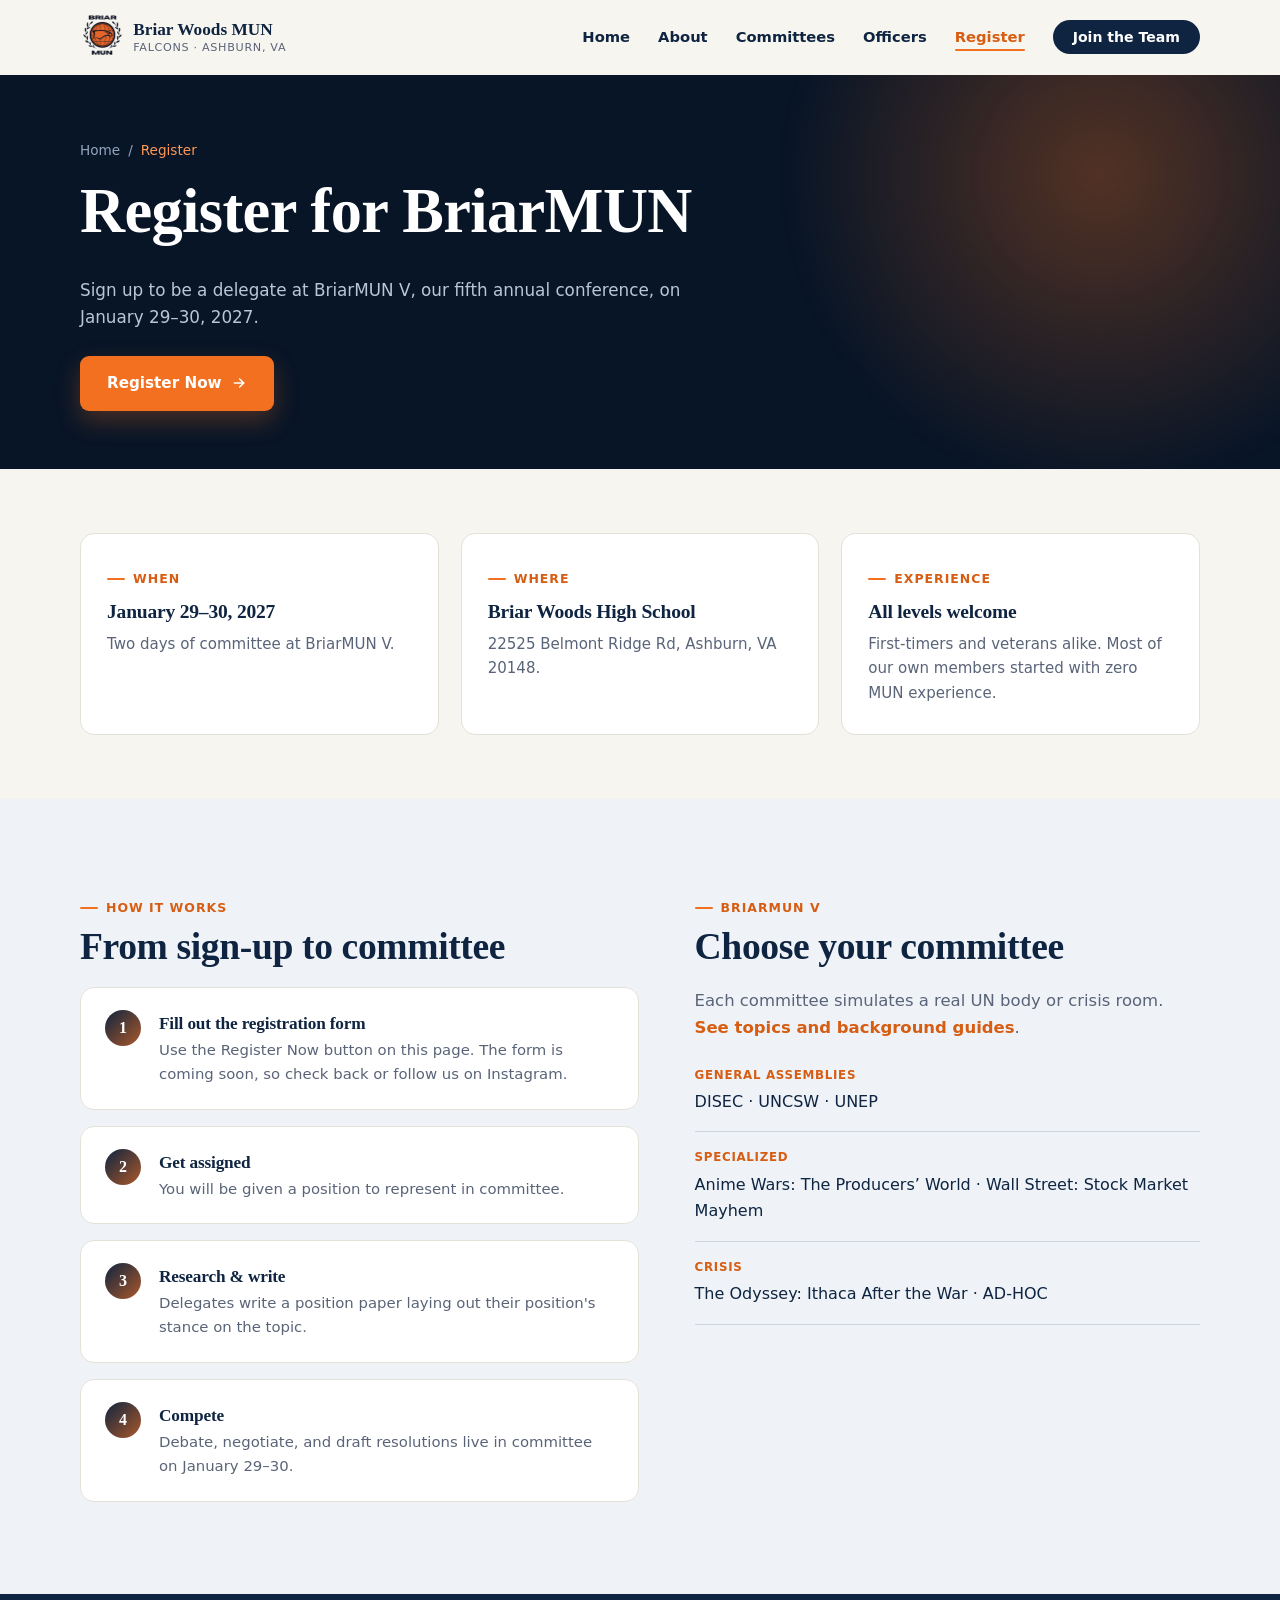
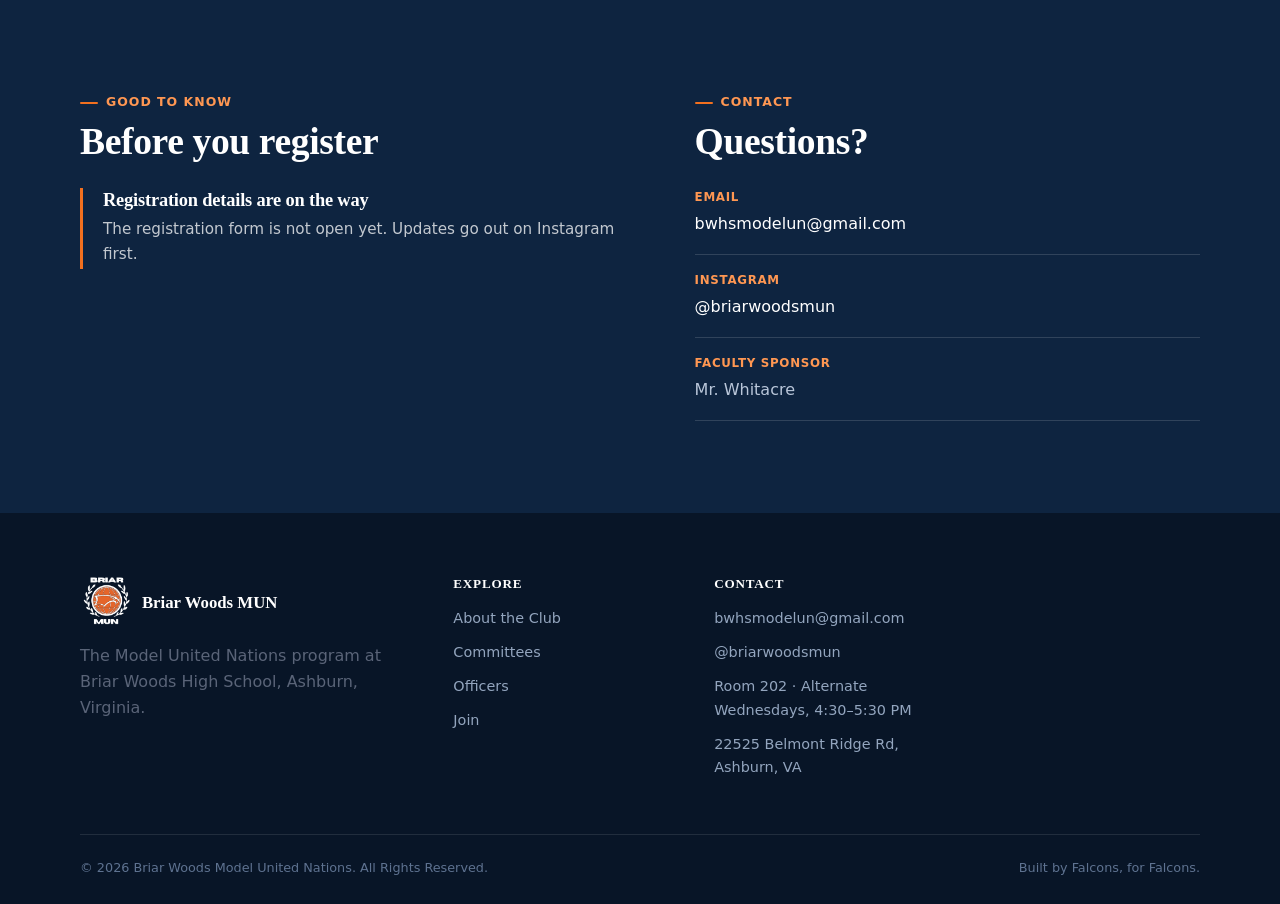
<file: register.html>
<!DOCTYPE html>
<html lang="en">
<head>
<meta charset="UTF-8">
<meta name="viewport" content="width=device-width, initial-scale=1.0">
<title>Register | Briar Woods MUN</title>
<meta name="description" content="Register for BriarMUN V, January 29-30, 2027, hosted by Briar Woods Model United Nations.">
<style>
:root{
  --navy-deep:#081527;
  --navy:#0E2440;
  --navy-mid:#173355;
  --orange:#F2701F;
  --orange-light:#FF9752;
  --orange-dark:#D65D12;
  --paper:#F7F5F0;
  --mist:#EFF3F8;
  --white:#FFFFFF;
  --ink:#12203A;
  --ink-soft:#5A6478;
  --line:#E4E1D8;
  --line-mist:#DCE3EC;
  --line-navy:rgba(255,255,255,.14);
  --shadow-sm:0 2px 12px rgba(8,21,39,.07);
  --shadow-md:0 16px 36px rgba(8,21,39,.14);
  --shadow-lg:0 32px 64px rgba(8,21,39,.24);
  --radius:14px;
  --radius-sm:9px;
  --font-serif:'Newsreader', Georgia, serif;
  --font-sans:'Manrope', system-ui, -apple-system, sans-serif;
  --ease:cubic-bezier(.22,.9,.32,1);
  --maxw:1180px;
}

*,*::before,*::after{ box-sizing:border-box; }
html{ scroll-behavior:smooth; }
body{
  margin:0; background:var(--paper); color:var(--ink); font-family:var(--font-sans);
  line-height:1.65; -webkit-font-smoothing:antialiased;
}
h1,h2,h3,h4{ font-family:var(--font-serif); color:var(--navy); margin:0 0 .48em; line-height:1.14; font-weight:600; letter-spacing:-.01em; }
h1{ font-size:clamp(2.5rem,5.2vw,3.9rem); }
h2{ font-size:clamp(1.7rem,3vw,2.35rem); }
h3{ font-size:1.22rem; }
p{ margin:0 0 1em; color:var(--ink-soft); }
a{ color:inherit; text-decoration:none; }
img{ max-width:100%; display:block; }
ul{ margin:0; padding:0; list-style:none; }
em{ font-style:italic; color:var(--orange); }

.wrap{ max-width:var(--maxw); margin:0 auto; padding:0 30px; }
.center{ text-align:center; }
.mt-8{margin-top:8px;} .mt-12{margin-top:12px;} .mt-16{margin-top:16px;}
.mt-24{margin-top:24px;} .mt-32{margin-top:32px;} .mt-48{margin-top:48px;}

.eyebrow{
  display:inline-flex; align-items:center; gap:8px;
  font-size:.78rem; font-weight:700; letter-spacing:.08em; text-transform:uppercase; color:var(--orange-dark);
}
.eyebrow::before{ content:''; width:18px; height:2px; background:var(--orange); border-radius:2px; }
.eyebrow.on-dark{ color:var(--orange-light); }

@media (prefers-reduced-motion: reduce){
  *{ animation-duration:.001ms !important; animation-iteration-count:1 !important; transition-duration:.001ms !important; scroll-behavior:auto !important; }
}

/* ============================= BUTTONS ================================= */
.btn{
  display:inline-flex; align-items:center; gap:9px; font-weight:700; font-size:.95rem;
  padding:14px 26px; border-radius:var(--radius-sm); border:1.5px solid transparent; cursor:pointer;
  transition:transform .28s var(--ease), box-shadow .28s var(--ease), background .25s var(--ease), color .25s var(--ease), border-color .25s var(--ease);
}
.btn svg{ width:16px; height:16px; transition:transform .25s var(--ease); }
.btn:hover svg{ transform:translateX(3px); }
.btn:focus-visible{ outline:2.5px solid var(--orange); outline-offset:3px; }

.btn-primary{ background:var(--orange); color:#fff; box-shadow:0 10px 24px rgba(242,112,31,.28); }
.btn-primary:hover{ background:var(--orange-dark); transform:translateY(-3px); box-shadow:0 18px 34px rgba(242,112,31,.36); }

.btn-ghost-dark{ background:transparent; border-color:rgba(255,255,255,.4); color:#fff; }
.btn-ghost-dark:hover{ background:rgba(255,255,255,.1); border-color:#fff; transform:translateY(-3px); }

.btn-ghost-light{ background:transparent; border-color:var(--navy); color:var(--navy); }
.btn-ghost-light:hover{ background:var(--navy); color:#fff; transform:translateY(-3px); }

.btn-navy{ background:var(--navy); color:#fff; box-shadow:var(--shadow-sm); }
.btn-navy:hover{ background:var(--navy-deep); transform:translateY(-3px); box-shadow:var(--shadow-md); }

/* ============================== HEADER ================================= */
.site-header{
  position:sticky; top:0; z-index:100; background:rgba(247,245,240,.86);
  backdrop-filter:blur(12px); -webkit-backdrop-filter:blur(12px);
  border-bottom:1px solid transparent; transition:border-color .3s ease, box-shadow .3s ease;
}
.site-header.is-scrolled{ border-bottom-color:var(--line); box-shadow:0 4px 20px rgba(8,21,39,.06); }
.nav{ max-width:var(--maxw); margin:0 auto; padding:15px 30px; display:flex; align-items:center; justify-content:space-between; gap:20px; }
.brand{ display:flex; align-items:center; gap:11px; }
.brand-mark{ height:44px; width:auto; flex-shrink:0; transition:transform .4s var(--ease); }
.brand:hover .brand-mark{ transform:rotate(-6deg); }
.brand-text{ display:flex; flex-direction:column; line-height:1.2; }
.brand-text strong{ font-family:var(--font-serif); font-size:1.08rem; color:var(--navy); font-weight:600; }
.brand-text span{ font-size:.7rem; letter-spacing:.06em; text-transform:uppercase; color:var(--ink-soft); }

.nav-links{ display:flex; align-items:center; gap:28px; }
.nav-links li a{ font-size:.92rem; font-weight:600; color:var(--navy); position:relative; padding:6px 0; transition:color .2s ease; }
.nav-links li a::after{ content:''; position:absolute; left:0; bottom:0; height:2px; background:var(--orange); width:0; transition:width .3s var(--ease); border-radius:2px; }
.nav-links li a:hover::after, .nav-links li a.active::after{ width:100%; }
.nav-links li a.active{ color:var(--orange-dark); }
.nav-links li a.nav-cta{
  display:inline-flex; align-items:center; padding:10px 20px; border-radius:999px;
  background:var(--navy); color:#fff; font-size:.88rem; font-weight:700; line-height:1; white-space:nowrap;
  transition:background .2s ease;
}
.nav-links li a.nav-cta::after{ display:none; }
.nav-links li a.nav-cta:hover, .nav-links li a.nav-cta.active{ background:var(--orange); color:#fff; }

.nav-toggle{ display:none; background:none; border:none; font-size:1.5rem; color:var(--navy); cursor:pointer; }

@media (max-width:780px){
  .nav-toggle{ display:block; }
  .nav-links{
    position:fixed; top:100%; left:0; right:0; height:calc(100vh - 75px); height:calc(100dvh - 75px); background:var(--paper); flex-direction:column; align-items:stretch;
    padding:10px 30px 30px; transform:translateX(100%); transition:transform .4s var(--ease); overflow-y:auto;
    border-top:1px solid var(--line);
  }
  .nav-links.is-open{ transform:translateX(0); }
  .nav-links li{ border-bottom:1px solid var(--line); }
  .nav-links li:last-child{ border-bottom:none; }
  .nav-links li a{ display:block; padding:16px 2px; }
  .nav-links li a.nav-cta{ display:flex; justify-content:center; padding:14px 20px; margin:16px 0; }
}

/* ============================== HERO ==================================== */
.hero-glow{
  position:absolute; width:640px; height:640px; border-radius:50%; top:-220px; right:-140px;
  background:radial-gradient(circle, rgba(242,112,31,.32), transparent 70%);
  filter:blur(10px); animation:pulse-glow 9s ease-in-out infinite alternate; pointer-events:none;
}
.hero-glow.two{ top:auto; bottom:-260px; left:-180px; right:auto; width:520px; height:520px;
  background:radial-gradient(circle, rgba(23,51,85,.9), transparent 70%); animation-delay:-4s; }
@keyframes pulse-glow{ 0%{ transform:scale(1); opacity:.7; } 100%{ transform:scale(1.15); opacity:1; } }

@keyframes rise{ to{ opacity:1; transform:translateY(0); } }


/* ============================== SECTIONS ================================ */
.section{ padding:92px 0; }
.section.tight{ padding:64px 0; }
.section.on-navy{ background:var(--navy); color:#fff; }
.section.on-mist{ background:var(--mist); }
.section-head{ max-width:640px; }
.section-head.center{ margin-left:auto; margin-right:auto; text-align:center; }
.section-head p{ font-size:1.03rem; }

.page-hero{ background:var(--navy-deep); color:#fff; padding:64px 0 58px; position:relative; overflow:hidden; }
.page-hero .wrap{ position:relative; }
.breadcrumb{ font-size:.85rem; color:#93A5BE; margin-bottom:14px; }
.breadcrumb a{ color:#93A5BE; transition:color .2s ease; } .breadcrumb a:hover{ color:#fff; }
.breadcrumb .sep{ margin:0 8px; } .breadcrumb .current{ color:var(--orange-light); }
.page-hero h1{ color:#fff; }
.page-hero p{ color:#B9C6D9; max-width:62ch; margin-top:12px; font-size:1.05rem; }

/* ============================= PILLAR CARDS ============================= */
.pillar-grid{ display:grid; grid-template-columns:repeat(4,1fr); gap:22px; }
.pillar{
  background:var(--white); border:1px solid var(--line); border-radius:var(--radius);
  padding:30px 26px; position:relative; overflow:hidden; transition:transform .35s var(--ease), box-shadow .35s var(--ease), border-color .35s ease;
}
.pillar::before{ content:''; position:absolute; left:0; top:0; bottom:0; width:3px; background:var(--orange); transform:scaleY(0); transform-origin:top; transition:transform .4s var(--ease); }
.pillar:hover{ transform:translateY(-8px); box-shadow:var(--shadow-md); border-color:transparent; }
.pillar:hover::before{ transform:scaleY(1); }
.pillar-num{ font-family:var(--font-serif); font-size:.9rem; color:var(--line); font-weight:600; }
.pillar h3{ margin:14px 0 8px; }
.pillar p{ font-size:.94rem; margin:0; }

/* ============================== CTA BANNER =============================== */
.cta-banner{
  background:linear-gradient(120deg, var(--navy) 0%, var(--navy-mid) 100%);
  border-radius:var(--radius); padding:40px 44px; color:#fff; position:relative; overflow:hidden;
  display:flex; align-items:center; justify-content:space-between; gap:26px; flex-wrap:wrap; box-shadow:var(--shadow-md);
}
.cta-banner::after{
  content:''; position:absolute; width:340px; height:340px; border-radius:50%; right:-120px; top:-140px;
  background:radial-gradient(circle, rgba(242,112,31,.28), transparent 70%);
}
.cta-banner h3{ color:#fff; margin-bottom:6px; position:relative; }
.cta-banner p{ color:#c9d6e6; margin:0; position:relative; }
.cta-banner .btn{ position:relative; }

/* ============================== OFFICER CARDS ============================= */
.officer-grid{ display:grid; grid-template-columns:repeat(4,1fr); gap:22px; }
.officer-card{
  background:var(--white); border:1px solid var(--line); border-radius:var(--radius); text-align:center;
  padding:30px 22px 26px; transition:transform .35s var(--ease), box-shadow .35s var(--ease);
}
.officer-card:hover{ transform:translateY(-8px); box-shadow:var(--shadow-md); }
.officer-card.on-navy{ background:var(--navy-mid); border-color:var(--line-navy); }
.avatar{
  width:64px; height:64px; margin:0 auto 16px; border-radius:50%; display:flex; align-items:center; justify-content:center;
  font-family:var(--font-serif); font-weight:600; font-size:1.05rem; color:#fff;
  background:linear-gradient(135deg, var(--navy) 0%, var(--orange) 145%);
  transition:transform .35s var(--ease);
}
.officer-card:hover .avatar{ transform:scale(1.08) rotate(-4deg); }
.officer-role{
  display:inline-block; font-size:.75rem; font-weight:700; color:var(--orange-dark); text-transform:uppercase;
  letter-spacing:.05em; margin:5px 0 10px;
}
.officer-card.on-navy .officer-role{ color:var(--orange-light); }
.officer-card.on-navy h3{ color:#fff; }
.officer-card.on-navy p{ color:#c3d0e2; }

/* ============================== COMMITTEES ================================ */
.committee-grid{ display:grid; grid-template-columns:repeat(3,1fr); gap:20px; }
.committee-card{
  background:var(--white); border:1px solid var(--line); border-radius:var(--radius); padding:24px 24px 22px;
  transition:transform .3s var(--ease), box-shadow .3s var(--ease);
}
.committee-card:hover{ transform:translateY(-6px); box-shadow:var(--shadow-md); }
.committee-head{ display:flex; justify-content:space-between; align-items:flex-start; gap:10px; margin-bottom:12px; }
.committee-abbr{ display:block; font-family:var(--font-serif); font-weight:700; color:var(--orange-dark); font-size:.86rem; letter-spacing:.03em; }
.committee-head h3{ margin:2px 0 0; font-size:1.06rem; }
.level{ flex-shrink:0; font-size:.68rem; font-weight:700; text-transform:uppercase; letter-spacing:.03em; padding:5px 11px; border-radius:999px; white-space:nowrap; }
.level.beg{ background:#E6F5EC; color:#1C7A41; }
.level.int{ background:#FFF1E0; color:#B3620A; }
.level.adv{ background:#FDE7E7; color:#C0392B; }
.committee-card p{ font-size:.9rem; margin:0; }

/* Accordion */
.accordion{ border-top:1px solid var(--line); }
.accordion-item{ border-bottom:1px solid var(--line); }
.accordion-btn{
  width:100%; background:none; border:none; text-align:left; cursor:pointer; display:flex; justify-content:space-between;
  align-items:center; gap:20px; padding:20px 2px; font-family:var(--font-serif); font-size:1.05rem; color:var(--navy);
  transition:color .2s ease;
}
.accordion-btn:hover{ color:var(--orange-dark); }
.accordion-btn .plus{ font-size:1.3rem; color:var(--orange); flex-shrink:0; transition:transform .35s var(--ease); font-family:var(--font-sans); }
.accordion-item.is-open .plus{ transform:rotate(45deg); }
.accordion-panel{ max-height:0; overflow:hidden; transition:max-height .4s var(--ease); }
.accordion-panel-inner{ padding:0 2px 22px; font-size:.96rem; color:var(--ink-soft); max-width:70ch; }

/* ============================== FORM / JOIN =============================== */
.info-strip{ display:grid; grid-template-columns:repeat(3,1fr); gap:22px; }
.info-card{
  background:var(--white); border:1px solid var(--line); border-radius:var(--radius); padding:28px 26px;
  transition:transform .3s var(--ease), box-shadow .3s var(--ease);
}
.info-card:hover{ transform:translateY(-6px); box-shadow:var(--shadow-md); }

form{ display:grid; gap:20px; }
.form-grid{ display:grid; grid-template-columns:1fr 1fr; gap:20px; }
.field.full{ grid-column:1 / -1; }
.field label{ display:block; font-size:.82rem; font-weight:700; color:var(--navy); margin-bottom:7px; }
.field.on-dark label{ color:#B9C6D9; }
.field input, .field select, .field textarea{
  width:100%; font-family:var(--font-sans); font-size:.96rem; color:var(--ink); padding:12px 14px;
  border-radius:var(--radius-sm); border:1.5px solid var(--line); background:var(--white);
  transition:border-color .2s ease, box-shadow .2s ease;
}
.field.on-dark input, .field.on-dark select, .field.on-dark textarea{
  background:rgba(255,255,255,.06); border-color:rgba(255,255,255,.22); color:#fff;
}
.field select option{ color:#000; }
.field input:focus, .field select:focus, .field textarea:focus{ outline:none; border-color:var(--orange); box-shadow:0 0 0 4px rgba(242,112,31,.15); }
.field textarea{ resize:vertical; min-height:110px; }

.form-success{
  display:none; align-items:center; gap:12px; background:rgba(46,164,101,.14); border:1px solid rgba(46,164,101,.4);
  color:#bdeccf; padding:14px 18px; border-radius:var(--radius-sm); font-size:.92rem;
}
.form-success.is-visible{ display:flex; animation:rise .5s var(--ease); }
.form-success svg{ width:20px; height:20px; color:#4ADE80; flex-shrink:0; }

/* ============================== FOOTER ===================================== */
.site-footer{ background:var(--navy-deep); color:#93A5BE; padding:64px 0 26px; }
.footer-grid{ display:grid; grid-template-columns:1.5fr 1fr 1fr 1fr; gap:36px; }
.footer-brand{ display:flex; align-items:center; gap:12px; margin-bottom:14px; }
.footer-brand .brand-mark{ height:52px; }
.footer-brand strong{ font-family:var(--font-serif); color:#fff; font-size:1.05rem; }
.site-footer h4{ color:#fff; font-size:.82rem; text-transform:uppercase; letter-spacing:.06em; margin-bottom:16px; }
.site-footer ul li{ margin-bottom:10px; font-size:.9rem; }
.site-footer ul li a{ color:#93A5BE; transition:color .2s ease; } .site-footer ul li a:hover{ color:var(--orange-light); }
.footer-bottom{
  border-top:1px solid rgba(255,255,255,.1); margin-top:44px; padding-top:22px; display:flex;
  justify-content:space-between; flex-wrap:wrap; gap:8px; font-size:.8rem; color:#5E7290;
}

/* ============================== REVEAL ====================================== */
.reveal{ opacity:0; transform:translateY(20px); transition:opacity .7s var(--ease), transform .7s var(--ease); }
.reveal.in-view{ opacity:1; transform:translateY(0); }

/* ============================== RESPONSIVE =================================== */
@media (max-width:980px){
  .pillar-grid, .officer-grid{ grid-template-columns:repeat(2,1fr); }
  .committee-grid{ grid-template-columns:repeat(2,1fr); }
  .footer-grid{ grid-template-columns:1fr 1fr; }
  .info-strip{ grid-template-columns:1fr; }
}
@media (max-width:680px){
  .pillar-grid, .officer-grid, .committee-grid{ grid-template-columns:1fr; }
  .form-grid{ grid-template-columns:1fr; }
  .cta-banner{ flex-direction:column; align-items:flex-start; }
  .footer-grid{ grid-template-columns:1fr; }
}

/* ============================== PAGE ADDITIONS ============================ */
.two-col{ display:grid; grid-template-columns:1.05fr .95fr; gap:56px; align-items:start; }
.sticky{ position:sticky; top:96px; }
ol.steps, ol.schedule{ margin:0; padding:0; list-style:none; }
/* the off-canvas mobile menu sits past the right edge; clip it so the page doesn't scroll sideways */
body{ overflow-x:clip; }

.facts div{ display:flex; justify-content:space-between; gap:18px; padding:13px 0; border-bottom:1px solid var(--line); font-size:.94rem; }
.facts div:last-child{ border-bottom:none; padding-bottom:0; }
.facts dt{ color:var(--ink-soft); }
.facts dd{ margin:0; color:var(--navy); font-weight:600; text-align:right; }
.facts a{ color:var(--orange-dark); }

.info-card .eyebrow{ margin-bottom:12px; }
.info-card h3{ margin-bottom:8px; }
.info-card p{ font-size:.94rem; margin:0; }
.info-card a{ color:var(--orange-dark); font-weight:600; }

.avatar svg{ width:28px; height:28px; }
.officer-card p{ font-size:.9rem; margin:0; }
.sponsor-card{ display:flex; align-items:center; gap:22px; max-width:620px; margin:0 auto; text-align:left; }
.sponsor-card .avatar{ margin:0; flex-shrink:0; }
.sponsor-card h3{ margin:4px 0 2px; }
.sponsor-card p{ margin:0; font-size:.94rem; }

.committee-card .committee-abbr{ margin-bottom:6px; }
.committee-card h3{ margin:0 0 10px; font-size:1.12rem; }

.steps{ display:grid; gap:16px; counter-reset:step; }
.steps li{ counter-increment:step; display:flex; gap:18px; background:var(--white); border:1px solid var(--line); border-radius:var(--radius); padding:22px 24px; }
.steps li::before{
  content:counter(step); flex-shrink:0; width:36px; height:36px; border-radius:50%; display:flex; align-items:center; justify-content:center;
  font-family:var(--font-serif); font-weight:600; color:#fff; background:linear-gradient(135deg, var(--navy) 0%, var(--orange) 145%);
}
.steps h3{ margin:4px 0 4px; font-size:1.08rem; }
.steps p{ margin:0; font-size:.93rem; }
.steps a{ color:var(--orange-dark); font-weight:600; }

.schedule-month{ font-size:.78rem; font-weight:700; letter-spacing:.08em; text-transform:uppercase; color:var(--orange-dark); margin:28px 0 10px; }
.schedule-month:first-child{ margin-top:0; }
.schedule{ display:grid; gap:10px; }
.schedule li{
  display:flex; align-items:center; gap:18px; background:var(--white); border:1px solid var(--line); border-radius:var(--radius-sm);
  padding:13px 18px; transition:border-color .25s ease, box-shadow .25s ease;
}
.schedule .date{ width:46px; flex-shrink:0; text-align:center; }
.schedule .date strong{ display:block; font-family:var(--font-serif); font-size:1.5rem; line-height:1; color:var(--navy); }
.schedule .date span{ font-size:.68rem; font-weight:700; letter-spacing:.06em; text-transform:uppercase; color:var(--ink-soft); }
.schedule .info{ flex:1; border-left:1px solid var(--line); padding-left:18px; }
.schedule .info strong{ display:block; font-size:.94rem; color:var(--navy); }
.schedule .info span{ font-size:.84rem; color:var(--ink-soft); }
.schedule .tag{ flex-shrink:0; font-size:.68rem; font-weight:700; text-transform:uppercase; letter-spacing:.03em; padding:5px 11px; border-radius:999px; background:var(--orange); color:#fff; }
.schedule .tag.tag-past{ background:var(--line); color:var(--ink-soft); }
.schedule li.next{ border-color:var(--orange); box-shadow:0 10px 24px rgba(242,112,31,.14); }
.schedule li.past{ opacity:.6; }
.schedule li.past .date strong, .schedule li.past .info strong{ color:var(--ink-soft); }
.schedule-note{ font-size:.92rem; }
.schedule-note strong{ color:var(--navy); }

.contact-list li{ padding:16px 0; border-bottom:1px solid var(--line-navy); }
.contact-list li:first-child{ padding-top:0; }
.contact-list span{ display:block; font-size:.74rem; font-weight:700; letter-spacing:.06em; text-transform:uppercase; color:var(--orange-light); margin-bottom:4px; }
.contact-list p, .contact-list a{ color:#fff; margin:0; }
.contact-list a:hover{ color:var(--orange-light); }
.contact-list.on-light li{ border-bottom-color:rgba(14,36,64,.15); }
.contact-list.on-light span{ color:var(--orange-dark); }
.contact-list.on-light p{ color:var(--navy); font-weight:500; }

.on-navy h2{ color:#fff; }
.on-navy p{ color:#B9C6D9; }

@media (max-width:980px){
  .two-col{ grid-template-columns:1fr; gap:44px; }
  .sticky{ position:static; }
}
</style>
</head>
<body>
<header class="site-header">
<nav class="nav">
<a href="index.html" class="brand">
<img class="brand-mark" src="[data-uri]" alt="Briar MUN logo">
<span class="brand-text"><strong>Briar Woods MUN</strong><span>Falcons &middot; Ashburn, VA</span></span>
</a>
<button class="nav-toggle" aria-label="Toggle navigation" aria-expanded="false">&#9776;</button>
<ul class="nav-links">
<li><a href="index.html">Home</a></li>
<li><a href="about.html">About</a></li>
<li><a href="committees.html">Committees</a></li>
<li><a href="officers.html">Officers</a></li>
<li><a href="register.html">Register</a></li>
<li><a href="join.html" class="nav-cta">Join the Team</a></li>
</ul>
</nav>
</header>

<section class="page-hero">
<div class="hero-glow"></div>
<div class="wrap">
<div class="breadcrumb"><a href="index.html">Home</a><span class="sep">/</span><span class="current">Register</span></div>
<h1>Register for BriarMUN</h1>
<p>Sign up to be a delegate at BriarMUN V, our fifth annual conference, on January 29&ndash;30, 2027.</p>
<div class="mt-24"><a href="#" id="register-btn" class="btn btn-primary" aria-disabled="true" style="pointer-events:none;cursor:default">Register Now <svg viewBox="0 0 24 24" fill="none" stroke="currentColor" stroke-width="2.4" stroke-linecap="round"><path d="M5 12h14M13 6l6 6-6 6"/></svg></a></div>
</div>
</section>

<section class="section tight">
<div class="wrap">
<div class="info-strip">
<div class="info-card">
<span class="eyebrow">When</span>
<h3>January 29&ndash;30, 2027</h3>
<p>Two days of committee at BriarMUN V.</p>
</div>
<div class="info-card">
<span class="eyebrow">Where</span>
<h3>Briar Woods High School</h3>
<p>22525 Belmont Ridge Rd, Ashburn, VA 20148.</p>
</div>
<div class="info-card">
<span class="eyebrow">Experience</span>
<h3>All levels welcome</h3>
<p>First-timers and veterans alike. Most of our own members started with zero MUN experience.</p>
</div>
</div>
</div>
</section>

<section class="section on-mist">
<div class="wrap two-col">
<div class="sticky">
<div class="section-head">
<span class="eyebrow">How It Works</span>
<h2 class="mt-8">From sign-up to committee</h2>
</div>
<ol class="steps mt-24">
<li><div><h3>Fill out the registration form</h3><p>Use the Register Now button on this page. The form is coming soon, so check back or follow us on Instagram.</p></div></li>
<li><div><h3>Get assigned</h3><p>You will be given a position to represent in committee.</p></div></li>
<li><div><h3>Research &amp; write</h3><p>Delegates write a position paper laying out their position's stance on the topic.</p></div></li>
<li><div><h3>Compete</h3><p>Debate, negotiate, and draft resolutions live in committee on January 29&ndash;30.</p></div></li>
</ol>
</div>
<div>
<div class="section-head">
<span class="eyebrow">BriarMUN V</span>
<h2 class="mt-8">Choose your committee</h2>
<p class="mt-16">Each committee simulates a real UN body or crisis room. <a href="committees.html" style="color:var(--orange-dark);font-weight:600">See topics and background guides</a>.</p>
</div>
<ul class="contact-list on-light mt-24">
<li><span>General Assemblies</span><p>DISEC &middot; UNCSW &middot; UNEP</p></li>
<li><span>Specialized</span><p>Anime Wars: The Producers&rsquo; World &middot; Wall Street: Stock Market Mayhem</p></li>
<li><span>Crisis</span><p>The Odyssey: Ithaca After the War &middot; AD-HOC</p></li>
</ul>
</div>
</div>
</section>

<section class="section on-navy">
<div class="wrap two-col">
<div>
<div class="section-head">
<span class="eyebrow on-dark">Good to Know</span>
<h2 class="mt-8">Before you register</h2>
</div>
<div class="mt-24" style="border-left:3px solid var(--orange);padding:2px 0 2px 20px">
<h3 style="margin:0 0 6px;color:#fff;font-size:1.15rem">Registration details are on the way</h3>
<p style="margin:0;color:rgba(255,255,255,.75);font-size:.95rem">The registration form is not open yet. Updates go out on Instagram first.</p>
</div>
</div>
<div>
<div class="section-head">
<span class="eyebrow on-dark">Contact</span>
<h2 class="mt-8">Questions?</h2>
</div>
<ul class="contact-list mt-24">
<li><span>Email</span><a href="mailto:bwhsmodelun@gmail.com">bwhsmodelun@gmail.com</a></li>
<li><span>Instagram</span><a href="https://www.instagram.com/briarwoodsmun/">@briarwoodsmun</a></li>
<li><span>Faculty Sponsor</span><p>Mr. Whitacre</p></li>
</ul>
</div>
</div>
</section>

<footer class="site-footer">
<div class="wrap">
<div class="footer-grid">
<div>
<div class="footer-brand">
<img class="brand-mark" src="[data-uri]" alt="Briar MUN logo">
<strong>Briar Woods MUN</strong>
</div>
<p>The Model United Nations program at Briar Woods High School, Ashburn, Virginia.</p>
</div>
<div>
<h4>Explore</h4>
<ul>
<li><a href="about.html">About the Club</a></li>
<li><a href="committees.html">Committees</a></li>
<li><a href="officers.html">Officers</a></li>
<li><a href="join.html">Join</a></li>
</ul>
</div>
<div>
<h4>Contact</h4>
<ul>
<li><a href="mailto:bwhsmodelun@gmail.com">bwhsmodelun@gmail.com</a></li>
<li><a href="https://www.instagram.com/briarwoodsmun/">@briarwoodsmun</a></li>
<li>Room 202 &middot; Alternate Wednesdays, 4:30&ndash;5:30 PM</li>
<li>22525 Belmont Ridge Rd, Ashburn, VA</li>
</ul>
</div>
</div>
<div class="footer-bottom">
<span>&copy; 2026 Briar Woods Model United Nations. All Rights Reserved.</span>
<span>Built by Falcons, for Falcons.</span>
</div>
</div>
</footer>
<script>
document.addEventListener('DOMContentLoaded', () => {

  /* ---- sticky header shadow ---- */
  const header = document.querySelector('.site-header');
  const onScroll = () => header.classList.toggle('is-scrolled', window.scrollY > 10);
  onScroll();
  window.addEventListener('scroll', onScroll, { passive:true });

  /* ---- mobile nav ---- */
  const navToggle = document.querySelector('.nav-toggle');
  const navLinks = document.querySelector('.nav-links');
  navToggle.addEventListener('click', () => {
    const open = navLinks.classList.toggle('is-open');
    navToggle.setAttribute('aria-expanded', String(open));
    navToggle.innerHTML = open ? '&times;' : '&#9776;';
  });
  navLinks.querySelectorAll('a').forEach(a => a.addEventListener('click', () => {
    navLinks.classList.remove('is-open');
    navToggle.setAttribute('aria-expanded', 'false');
    navToggle.innerHTML = '&#9776;';
  }));

  /* ---- active nav link ---- */
  const current = location.pathname.split('/').pop() || 'index.html';
  document.querySelectorAll('.nav-links a').forEach(a => {
    if (a.getAttribute('href') === current) a.classList.add('active');
  });

  /* ---- meeting schedule ----
     Dates live in meetings.js (MEETING_SCHEDULE) so updating the
     schedule never requires touching this rendering logic. ---- */
  const scheduleEl = document.getElementById('schedule-list');
  if (scheduleEl && typeof MEETING_SCHEDULE !== 'undefined') {
    const nextIdx = getNextMeetingIndex();

    let month = '';
    let list;
    MEETING_SCHEDULE.forEach((m, i) => {
      const name = m.date.toLocaleDateString('en-US', { month:'long', year:'numeric' });
      if (name !== month) {
        month = name;
        const h = document.createElement('h3');
        h.className = 'schedule-month';
        h.textContent = name;
        list = document.createElement('ol');
        list.className = 'schedule';
        scheduleEl.append(h, list);
      }
      const isNext = i === nextIdx;
      const isPast = nextIdx === -1 || i < nextIdx;
      const li = document.createElement('li');
      if (isNext) li.className = 'next';
      else if (isPast) li.className = 'past';
      let tag = '';
      if (isNext) tag = '<span class="tag">Next up</span>';
      else if (isPast) tag = '<span class="tag tag-past">Already met</span>';
      li.innerHTML = `
        <div class="date"><strong>${m.date.getDate()}</strong><span>${m.date.toLocaleDateString('en-US', { month:'short' })}</span></div>
        <div class="info"><strong>${m.label}</strong><span>Wednesday &middot; 4:30&ndash;5:30 PM &middot; Room 202</span></div>
        ${tag}`;
      list.appendChild(li);
    });
  }

  /* ---- scroll reveal ---- */
  const revealEls = document.querySelectorAll('.pillar, .officer-card, .committee-card, .info-card, .cta-banner, .section-head, .steps li');
  if ('IntersectionObserver' in window) {
    revealEls.forEach(el => el.classList.add('reveal'));
    const ro = new IntersectionObserver((entries) => {
      entries.forEach((entry, i) => {
        if (entry.isIntersecting) {
          setTimeout(() => entry.target.classList.add('in-view'), (i % 5) * 80);
          ro.unobserve(entry.target);
        }
      });
    }, { threshold:.12 });
    revealEls.forEach(el => ro.observe(el));
  }

  /* ---- accordion ---- */
  document.querySelectorAll('.accordion-item').forEach(item => {
    const btn = item.querySelector('.accordion-btn');
    const panel = item.querySelector('.accordion-panel');
    btn.addEventListener('click', () => {
      const isOpen = item.classList.contains('is-open');
      document.querySelectorAll('.accordion-item.is-open').forEach(other => {
        if (other !== item) {
          other.classList.remove('is-open');
          other.querySelector('.accordion-panel').style.maxHeight = null;
        }
      });
      item.classList.toggle('is-open', !isOpen);
      btn.setAttribute('aria-expanded', String(!isOpen));
      panel.style.maxHeight = !isOpen ? panel.scrollHeight + 'px' : null;
    });
  });

  /* ---- join form: opens the visitor's mail app with their answers filled in ---- */
  const form = document.getElementById('join-form');
  if (form) {
    form.addEventListener('submit', (e) => {
      e.preventDefault();
      const data = new FormData(form);
      const body = [
        `Name: ${data.get('name')}`,
        `Grade: ${data.get('grade')}`,
        `Email: ${data.get('email')}`,
        `MUN experience: ${data.get('experience')}`,
        '',
        data.get('notes'),
      ].join('\n');
      const subject = `Joining Briar Woods MUN - ${data.get('name')}`;
      location.href = `mailto:bwhsmodelun@gmail.com?subject=${encodeURIComponent(subject)}&body=${encodeURIComponent(body)}`;
      document.getElementById('form-success').classList.add('is-visible');
    });
  }

});
</script>
</body>
</html>
</file>
